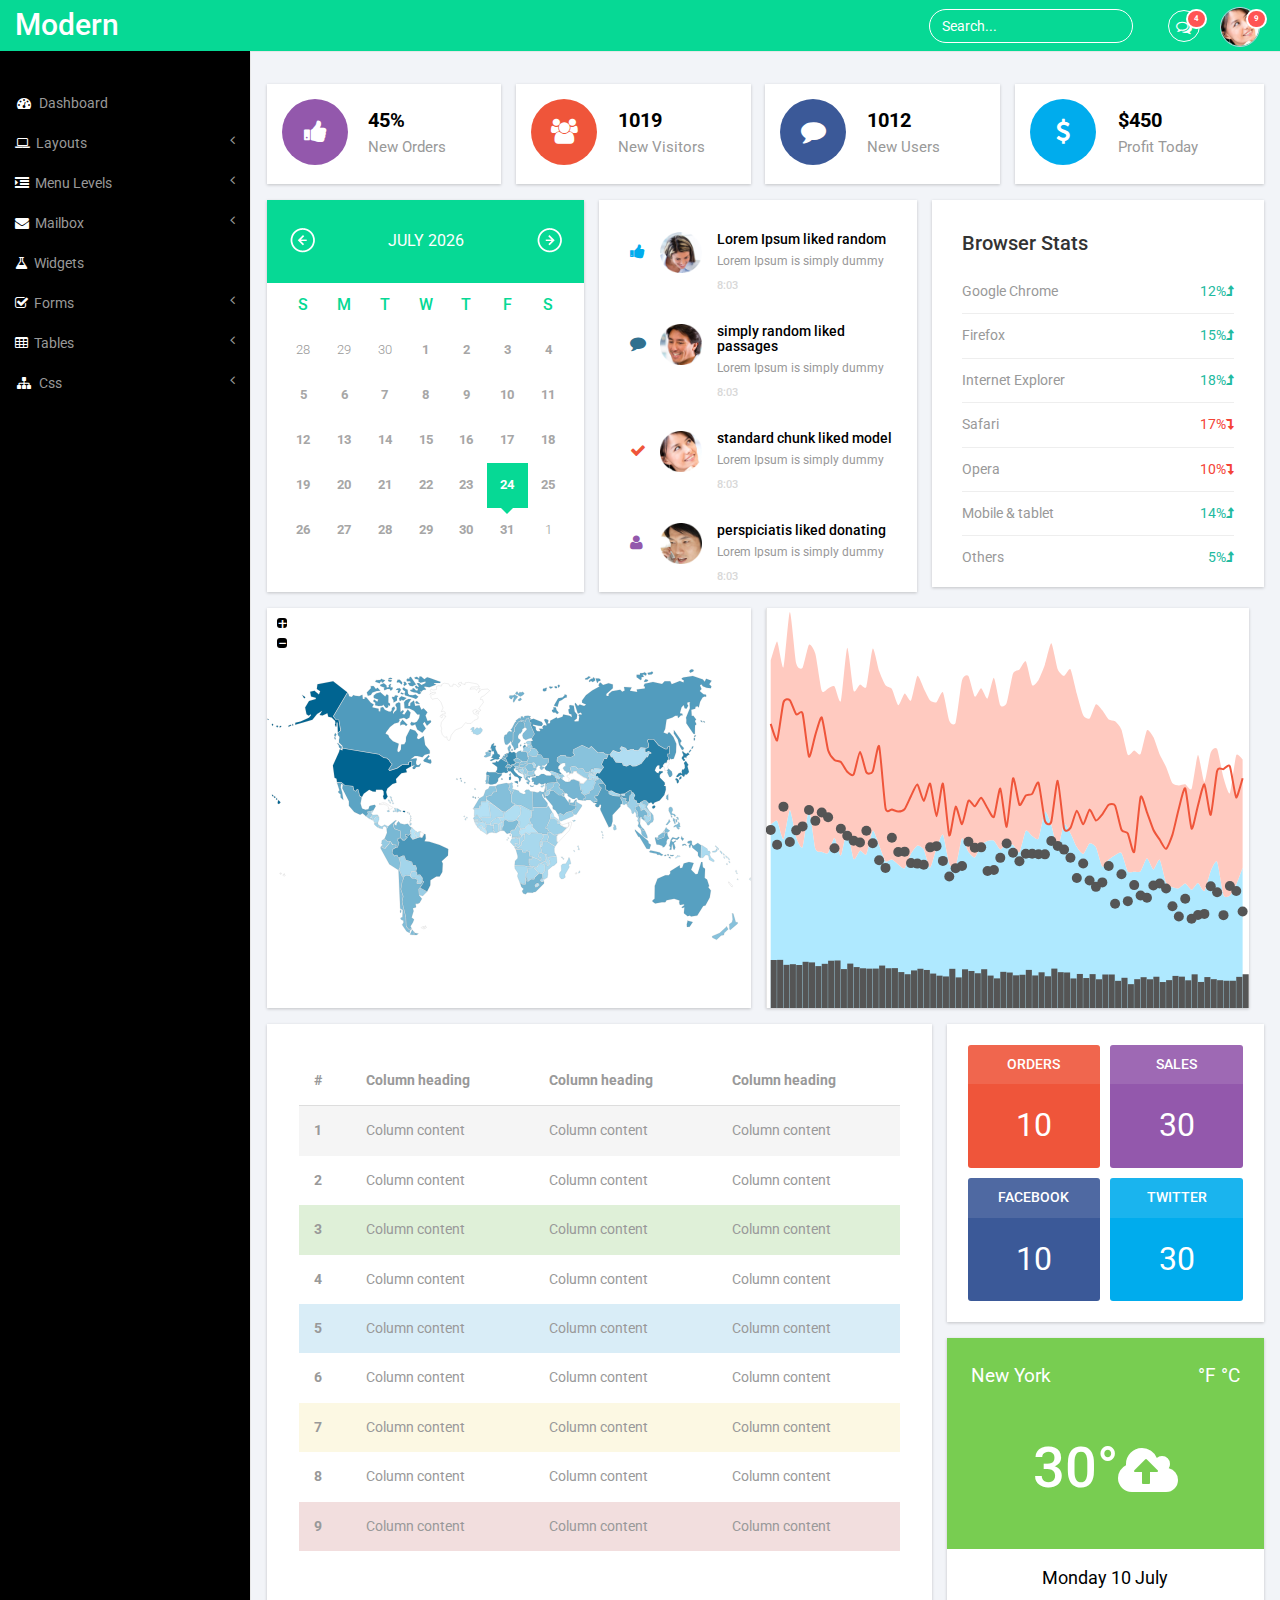
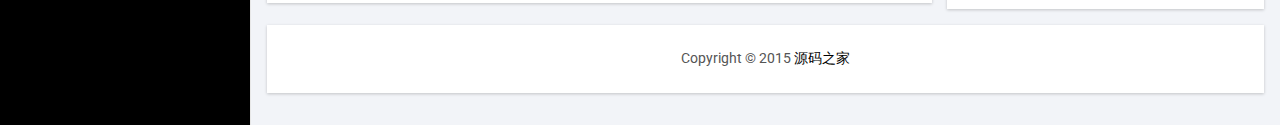
<file: static/temp/Modern_admin/index.html>
<!DOCTYPE HTML>
<html>
<head>
<title>Modern an Admin Panel Category Flat Bootstarp Resposive Website Template | Home</title>
<meta name="viewport" content="width=device-width, initial-scale=1">
<meta http-equiv="Content-Type" content="text/html; charset=utf-8" />
<meta name="keywords" content="Modern Responsive web template, Bootstrap Web Templates, Flat Web Templates, Andriod Compatible web template, 
Smartphone Compatible web template, free webdesigns for Nokia, Samsung, LG, SonyErricsson, Motorola web design" />
<script type="application/x-javascript"> addEventListener("load", function() { setTimeout(hideURLbar, 0); }, false); function hideURLbar(){ window.scrollTo(0,1); } </script>
 <!-- Bootstrap Core CSS -->
<link href="css/bootstrap.min.css" rel='stylesheet' type='text/css' />
<!-- Custom CSS -->
<link href="css/style.css" rel='stylesheet' type='text/css' />
<!-- Graph CSS -->
<link href="css/lines.css" rel='stylesheet' type='text/css' />
<link href="css/font-awesome.css" rel="stylesheet"> 
<!-- jQuery -->
<script src="js/jquery.min.js"></script>
<!----webfonts--->
<link href='http://fonts.useso.com/css?family=Roboto:400,100,300,500,700,900' rel='stylesheet' type='text/css'>
<!---//webfonts--->  
<!-- Nav CSS -->
<link href="css/custom.css" rel="stylesheet">
<!-- Metis Menu Plugin JavaScript -->
<script src="js/metisMenu.min.js"></script>
<script src="js/custom.js"></script>
<!-- Graph JavaScript -->
<script src="js/d3.v3.js"></script>
<script src="js/rickshaw.js"></script>
</head>
<body>
<div id="wrapper">
     <!-- Navigation -->
        <nav class="top1 navbar navbar-default navbar-static-top" role="navigation" style="margin-bottom: 0">
            <div class="navbar-header">
                <button type="button" class="navbar-toggle" data-toggle="collapse" data-target=".navbar-collapse">
                    <span class="sr-only">Toggle navigation</span>
                    <span class="icon-bar"></span>
                    <span class="icon-bar"></span>
                    <span class="icon-bar"></span>
                </button>
                <a class="navbar-brand" href="index.html">Modern</a>
            </div>
            <!-- /.navbar-header -->
            <ul class="nav navbar-nav navbar-right">
				<li class="dropdown">
	        		<a href="#" class="dropdown-toggle" data-toggle="dropdown" aria-expanded="false"><i class="fa fa-comments-o"></i><span class="badge">4</span></a>
	        		<ul class="dropdown-menu">
						<li class="dropdown-menu-header">
							<strong>Messages</strong>
							<div class="progress thin">
							  <div class="progress-bar progress-bar-success" role="progressbar" aria-valuenow="40" aria-valuemin="0" aria-valuemax="100" style="width: 40%">
							    <span class="sr-only">40% Complete (success)</span>
							  </div>
							</div>
						</li>
						<li class="avatar">
							<a href="#">
								<img src="images/1.png" alt=""/>
								<div>New message</div>
								<small>1 minute ago</small>
								<span class="label label-info">NEW</span>
							</a>
						</li>
						<li class="avatar">
							<a href="#">
								<img src="images/2.png" alt=""/>
								<div>New message</div>
								<small>1 minute ago</small>
								<span class="label label-info">NEW</span>
							</a>
						</li>
						<li class="avatar">
							<a href="#">
								<img src="images/3.png" alt=""/>
								<div>New message</div>
								<small>1 minute ago</small>
							</a>
						</li>
						<li class="avatar">
							<a href="#">
								<img src="images/4.png" alt=""/>
								<div>New message</div>
								<small>1 minute ago</small>
							</a>
						</li>
						<li class="avatar">
							<a href="#">
								<img src="images/5.png" alt=""/>
								<div>New message</div>
								<small>1 minute ago</small>
							</a>
						</li>
						<li class="avatar">
							<a href="#">
								<img src="images/pic1.png" alt=""/>
								<div>New message</div>
								<small>1 minute ago</small>
							</a>
						</li>
						<li class="dropdown-menu-footer text-center">
							<a href="#">View all messages</a>
						</li>	
	        		</ul>
	      		</li>
			    <li class="dropdown">
	        		<a href="#" class="dropdown-toggle avatar" data-toggle="dropdown"><img src="images/1.png"><span class="badge">9</span></a>
	        		<ul class="dropdown-menu">
						<li class="dropdown-menu-header text-center">
							<strong>Account</strong>
						</li>
						<li class="m_2"><a href="#"><i class="fa fa-bell-o"></i> Updates <span class="label label-info">42</span></a></li>
						<li class="m_2"><a href="#"><i class="fa fa-envelope-o"></i> Messages <span class="label label-success">42</span></a></li>
						<li class="m_2"><a href="#"><i class="fa fa-tasks"></i> Tasks <span class="label label-danger">42</span></a></li>
						<li><a href="#"><i class="fa fa-comments"></i> Comments <span class="label label-warning">42</span></a></li>
						<li class="dropdown-menu-header text-center">
							<strong>Settings</strong>
						</li>
						<li class="m_2"><a href="#"><i class="fa fa-user"></i> Profile</a></li>
						<li class="m_2"><a href="#"><i class="fa fa-wrench"></i> Settings</a></li>
						<li class="m_2"><a href="#"><i class="fa fa-usd"></i> Payments <span class="label label-default">42</span></a></li>
						<li class="m_2"><a href="#"><i class="fa fa-file"></i> Projects <span class="label label-primary">42</span></a></li>
						<li class="divider"></li>
						<li class="m_2"><a href="#"><i class="fa fa-shield"></i> Lock Profile</a></li>
						<li class="m_2"><a href="#"><i class="fa fa-lock"></i> Logout</a></li>	
	        		</ul>
	      		</li>
			</ul>
			<form class="navbar-form navbar-right">
              <input type="text" class="form-control" value="Search..." onFocus="this.value = '';" onBlur="if (this.value == '') {this.value = 'Search...';}">
            </form>
            <div class="navbar-default sidebar" role="navigation">
                <div class="sidebar-nav navbar-collapse">
                    <ul class="nav" id="side-menu">
                        <li>
                            <a href="index.html"><i class="fa fa-dashboard fa-fw nav_icon"></i>Dashboard</a>
                        </li>
                        <li>
                            <a href="#"><i class="fa fa-laptop nav_icon"></i>Layouts<span class="fa arrow"></span></a>
                            <ul class="nav nav-second-level">
                                <li>
                                    <a href="grids.html">Grid System</a>
                                </li>
                            </ul>
                            <!-- /.nav-second-level -->
                        </li>
                        <li>
                            <a href="#"><i class="fa fa-indent nav_icon"></i>Menu Levels<span class="fa arrow"></span></a>
                            <ul class="nav nav-second-level">
                                <li>
                                    <a href="graphs.html">Graphs</a>
                                </li>
                                <li>
                                    <a href="typography.html">Typography</a>
                                </li>
                            </ul>
                            <!-- /.nav-second-level -->
                        </li>
                        <li>
                            <a href="#"><i class="fa fa-envelope nav_icon"></i>Mailbox<span class="fa arrow"></span></a>
                            <ul class="nav nav-second-level">
                                <li>
                                    <a href="inbox.html">Inbox</a>
                                </li>
                                <li>
                                    <a href="compose.html">Compose email</a>
                                </li>
                            </ul>
                            <!-- /.nav-second-level -->
                        </li>
                        <li>
                            <a href="widgets.html"><i class="fa fa-flask nav_icon"></i>Widgets</a>
                        </li>
                         <li>
                            <a href="#"><i class="fa fa-check-square-o nav_icon"></i>Forms<span class="fa arrow"></span></a>
                            <ul class="nav nav-second-level">
                                <li>
                                    <a href="forms.html">Basic Forms</a>
                                </li>
                                <li>
                                    <a href="validation.html">Validation</a>
                                </li>
                            </ul>
                            <!-- /.nav-second-level -->
                        </li>
                        <li>
                            <a href="#"><i class="fa fa-table nav_icon"></i>Tables<span class="fa arrow"></span></a>
                            <ul class="nav nav-second-level">
                                <li>
                                    <a href="basic_tables.html">Basic Tables</a>
                                </li>
                            </ul>
                            <!-- /.nav-second-level -->
                        </li>
                        <li>
                            <a href="#"><i class="fa fa-sitemap fa-fw nav_icon"></i>Css<span class="fa arrow"></span></a>
                            <ul class="nav nav-second-level">
                                <li>
                                    <a href="media.html">Media</a>
                                </li>
                                <li>
                                    <a href="login.html">Login</a>
                                </li>
                            </ul>
                            <!-- /.nav-second-level -->
                        </li>
                    </ul>
                </div>
                <!-- /.sidebar-collapse -->
            </div>
            <!-- /.navbar-static-side -->
        </nav>
        <div id="page-wrapper">
        <div class="graphs">
     	<div class="col_3">
        	<div class="col-md-3 widget widget1">
        		<div class="r3_counter_box">
                    <i class="pull-left fa fa-thumbs-up icon-rounded"></i>
                    <div class="stats">
                      <h5><strong>45%</strong></h5>
                      <span>New Orders</span>
                    </div>
                </div>
        	</div>
        	<div class="col-md-3 widget widget1">
        		<div class="r3_counter_box">
                    <i class="pull-left fa fa-users user1 icon-rounded"></i>
                    <div class="stats">
                      <h5><strong>1019</strong></h5>
                      <span>New Visitors</span>
                    </div>
                </div>
        	</div>
        	<div class="col-md-3 widget widget1">
        		<div class="r3_counter_box">
                    <i class="pull-left fa fa-comment user2 icon-rounded"></i>
                    <div class="stats">
                      <h5><strong>1012</strong></h5>
                      <span>New Users</span>
                    </div>
                </div>
        	</div>
        	<div class="col-md-3 widget">
        		<div class="r3_counter_box">
                    <i class="pull-left fa fa-dollar dollar1 icon-rounded"></i>
                    <div class="stats">
                      <h5><strong>$450</strong></h5>
                      <span>Profit Today</span>
                    </div>
                </div>
        	 </div>
        	<div class="clearfix"> </div>
      </div>
      <div class="col_1">
		    <div class="col-md-4 span_7">	
		      <div class="cal1 cal_2"><div class="clndr"><div class="clndr-controls"><div class="clndr-control-button"><p class="clndr-previous-button">previous</p></div><div class="month">July 2015</div><div class="clndr-control-button rightalign"><p class="clndr-next-button">next</p></div></div><table class="clndr-table" border="0" cellspacing="0" cellpadding="0"><thead><tr class="header-days"><td class="header-day">S</td><td class="header-day">M</td><td class="header-day">T</td><td class="header-day">W</td><td class="header-day">T</td><td class="header-day">F</td><td class="header-day">S</td></tr></thead><tbody><tr><td class="day adjacent-month last-month calendar-day-2015-06-28"><div class="day-contents">28</div></td><td class="day adjacent-month last-month calendar-day-2015-06-29"><div class="day-contents">29</div></td><td class="day adjacent-month last-month calendar-day-2015-06-30"><div class="day-contents">30</div></td><td class="day calendar-day-2015-07-01"><div class="day-contents">1</div></td><td class="day calendar-day-2015-07-02"><div class="day-contents">2</div></td><td class="day calendar-day-2015-07-03"><div class="day-contents">3</div></td><td class="day calendar-day-2015-07-04"><div class="day-contents">4</div></td></tr><tr><td class="day calendar-day-2015-07-05"><div class="day-contents">5</div></td><td class="day calendar-day-2015-07-06"><div class="day-contents">6</div></td><td class="day calendar-day-2015-07-07"><div class="day-contents">7</div></td><td class="day calendar-day-2015-07-08"><div class="day-contents">8</div></td><td class="day calendar-day-2015-07-09"><div class="day-contents">9</div></td><td class="day calendar-day-2015-07-10"><div class="day-contents">10</div></td><td class="day calendar-day-2015-07-11"><div class="day-contents">11</div></td></tr><tr><td class="day calendar-day-2015-07-12"><div class="day-contents">12</div></td><td class="day calendar-day-2015-07-13"><div class="day-contents">13</div></td><td class="day calendar-day-2015-07-14"><div class="day-contents">14</div></td><td class="day calendar-day-2015-07-15"><div class="day-contents">15</div></td><td class="day calendar-day-2015-07-16"><div class="day-contents">16</div></td><td class="day calendar-day-2015-07-17"><div class="day-contents">17</div></td><td class="day calendar-day-2015-07-18"><div class="day-contents">18</div></td></tr><tr><td class="day calendar-day-2015-07-19"><div class="day-contents">19</div></td><td class="day calendar-day-2015-07-20"><div class="day-contents">20</div></td><td class="day calendar-day-2015-07-21"><div class="day-contents">21</div></td><td class="day calendar-day-2015-07-22"><div class="day-contents">22</div></td><td class="day calendar-day-2015-07-23"><div class="day-contents">23</div></td><td class="day calendar-day-2015-07-24"><div class="day-contents">24</div></td><td class="day calendar-day-2015-07-25"><div class="day-contents">25</div></td></tr><tr><td class="day calendar-day-2015-07-26"><div class="day-contents">26</div></td><td class="day calendar-day-2015-07-27"><div class="day-contents">27</div></td><td class="day calendar-day-2015-07-28"><div class="day-contents">28</div></td><td class="day calendar-day-2015-07-29"><div class="day-contents">29</div></td><td class="day calendar-day-2015-07-30"><div class="day-contents">30</div></td><td class="day calendar-day-2015-07-31"><div class="day-contents">31</div></td><td class="day adjacent-month next-month calendar-day-2015-08-01"><div class="day-contents">1</div></td></tr></tbody></table></div></div>
		    </div>
		    <div class="col-md-4 span_8">
		       <div class="activity_box">
		        <div class="scrollbar" id="style-2">
                   <div class="activity-row">
	                 <div class="col-xs-1"><i class="fa fa-thumbs-up text-info icon_13"> </i>  </div>
	                 <div class="col-xs-3 activity-img"><img src='images/5.png' class="img-responsive" alt=""/></div>
	                 <div class="col-xs-8 activity-desc">
	                 	<h5><a href="#">Lorem Ipsum</a> liked <a href="#">random</a></h5>
	                    <p>Lorem Ipsum is simply dummy</p>
	                    <h6>8:03</h6>
	                 </div>
	                 <div class="clearfix"> </div>
                    </div>
	  			    <div class="activity-row">
	                 <div class="col-xs-1"><i class="fa fa-comment text-info"></i> </div>
	                 <div class="col-xs-3 activity-img"><img src='images/3.png' class="img-responsive" alt=""/></div>
	                 <div class="col-xs-8 activity-desc">
	                 	<h5><a href="#">simply random</a> liked <a href="#">passages</a></h5>
	                    <p>Lorem Ipsum is simply dummy</p>
	                    <h6>8:03</h6>
	                 </div>
	                 <div class="clearfix"> </div>
                    </div>
                    <div class="activity-row">
	                 <div class="col-xs-1"><i class="fa fa-check text-info icon_11"></i></div>
	                 <div class="col-xs-3 activity-img"><img src='images/1.png' class="img-responsive" alt=""/></div>
	                 <div class="col-xs-8 activity-desc">
	                 	<h5><a href="#">standard chunk</a> liked <a href="#">model</a></h5>
	                    <p>Lorem Ipsum is simply dummy</p>
	                    <h6>8:03</h6>
	                 </div>
	                 <div class="clearfix"> </div>
                    </div>
                    <div class="activity-row1">
	                 <div class="col-xs-1"><i class="fa fa-user text-info icon_12"></i></div>
	                 <div class="col-xs-3 activity-img"><img src='images/4.png' class="img-responsive" alt=""/></div>
	                 <div class="col-xs-8 activity-desc">
	                 	<h5><a href="#">perspiciatis</a> liked <a href="#">donating</a></h5>
	                    <p>Lorem Ipsum is simply dummy</p>
	                    <h6>8:03</h6>
	                 </div>
	                 <div class="clearfix"> </div>
                     </div>
	  		        </div>
		          </div>
		    </div>
			<div class="col-md-4 stats-info">
                <div class="panel-heading">
                    <h4 class="panel-title">Browser Stats</h4>
                </div>
                <div class="panel-body">
                    <ul class="list-unstyled">
                        <li>Google Chrome<div class="text-success pull-right">12%<i class="fa fa-level-up"></i></div></li>
                        <li>Firefox<div class="text-success pull-right">15%<i class="fa fa-level-up"></i></div></li>
                        <li>Internet Explorer<div class="text-success pull-right">18%<i class="fa fa-level-up"></i></div></li>
                        <li>Safari<div class="text-danger pull-right">17%<i class="fa fa-level-down"></i></div></li>
                        <li>Opera<div class="text-danger pull-right">10%<i class="fa fa-level-down"></i></div></li>
                        <li>Mobile &amp; tablet<div class="text-success pull-right">14%<i class="fa fa-level-up"></i></div></li>
                        <li class="last">Others<div class="text-success pull-right">5%<i class="fa fa-level-up"></i></div></li> 
                    </ul>
                </div>
            </div>
            <div class="clearfix"> </div>
	  </div>
	  <div class="span_11">
		<div class="col-md-6 col_4">
		  <div class="map_container"><div id="vmap" style="width: 100%; height: 400px;"></div></div>
		  <!----Calender -------->
			<link rel="stylesheet" href="css/clndr.css" type="text/css" />
			<script src="js/underscore-min.js" type="text/javascript"></script>
			<script src= "js/moment-2.2.1.js" type="text/javascript"></script>
			<script src="js/clndr.js" type="text/javascript"></script>
			<script src="js/site.js" type="text/javascript"></script>
			<!----End Calender -------->
		</div>
		<div class="col-md-6 col_5">
		  <div id="chart_container">
		   <div id="chart"></div>
	       <div id="slider"></div>
<script>

var seriesData = [ [], [], [], [], [] ];
var random = new Rickshaw.Fixtures.RandomData(50);

for (var i = 0; i < 75; i++) {
	random.addData(seriesData);
}

var graph = new Rickshaw.Graph( {
	element: document.getElementById("chart"),
	renderer: 'multi',
	
	dotSize: 5,
	series: [
		{
			name: 'temperature',
			data: seriesData.shift(),
			color: '#AFE9FF',
			renderer: 'stack'
		}, {
			name: 'heat index',
			data: seriesData.shift(),
			color: '#FFCAC0',
			renderer: 'stack'
		}, {
			name: 'dewpoint',
			data: seriesData.shift(),
			color: '#555',
			renderer: 'scatterplot'
		}, {
			name: 'pop',
			data: seriesData.shift().map(function(d) { return { x: d.x, y: d.y / 4 } }),
			color: '#555',
			renderer: 'bar'
		}, {
			name: 'humidity',
			data: seriesData.shift().map(function(d) { return { x: d.x, y: d.y * 1.5 } }),
			renderer: 'line',
			color: '#ef553a'
		}
	]
} );


graph.render();

var detail = new Rickshaw.Graph.HoverDetail({
	graph: graph
});
</script>
</div>
	      <!-- map -->
<link href="css/jqvmap.css" rel='stylesheet' type='text/css' />
<script src="js/jquery.vmap.js"></script>
<script src="js/jquery.vmap.sampledata.js" type="text/javascript"></script>
<script src="js/jquery.vmap.world.js" type="text/javascript"></script>
<script type="text/javascript">
	jQuery(document).ready(function() {
		jQuery('#vmap').vectorMap({
		    map: 'world_en',
		    backgroundColor: '#333333',
		    color: '#ffffff',
		    hoverOpacity: 0.7,
		    selectedColor: '#666666',
		    enableZoom: true,
		    showTooltip: true,
		    values: sample_data,
		    scaleColors: ['#C8EEFF', '#006491'],
		    normalizeFunction: 'polynomial'
		});
	});
</script>
<!-- //map -->
       </div>
       <div class="clearfix"> </div>
    </div>
    <div class="content_bottom">
     <div class="col-md-8 span_3">
		  <div class="bs-example1" data-example-id="contextual-table">
		    <table class="table">
		      <thead>
		        <tr>
		          <th>#</th>
		          <th>Column heading</th>
		          <th>Column heading</th>
		          <th>Column heading</th>
		        </tr>
		      </thead>
		      <tbody>
		        <tr class="active">
		          <th scope="row">1</th>
		          <td>Column content</td>
		          <td>Column content</td>
		          <td>Column content</td>
		        </tr>
		        <tr>
		          <th scope="row">2</th>
		          <td>Column content</td>
		          <td>Column content</td>
		          <td>Column content</td>
		        </tr>
		        <tr class="success">
		          <th scope="row">3</th>
		          <td>Column content</td>
		          <td>Column content</td>
		          <td>Column content</td>
		        </tr>
		        <tr>
		          <th scope="row">4</th>
		          <td>Column content</td>
		          <td>Column content</td>
		          <td>Column content</td>
		        </tr>
		        <tr class="info">
		          <th scope="row">5</th>
		          <td>Column content</td>
		          <td>Column content</td>
		          <td>Column content</td>
		        </tr>
		        <tr>
		          <th scope="row">6</th>
		          <td>Column content</td>
		          <td>Column content</td>
		          <td>Column content</td>
		        </tr>
		        <tr class="warning">
		          <th scope="row">7</th>
		          <td>Column content</td>
		          <td>Column content</td>
		          <td>Column content</td>
		        </tr>
		        <tr>
		          <th scope="row">8</th>
		          <td>Column content</td>
		          <td>Column content</td>
		          <td>Column content</td>
		        </tr>
		        <tr class="danger">
		          <th scope="row">9</th>
		          <td>Column content</td>
		          <td>Column content</td>
		          <td>Column content</td>
		        </tr>
		      </tbody>
		    </table>
		   </div>
	   </div>
	   <div class="col-md-4 span_4">
		 <div class="col_2">
		  <div class="box_1">
		   <div class="col-md-6 col_1_of_2 span_1_of_2">
             <a class="tiles_info">
			    <div class="tiles-head red1">
			        <div class="text-center">Orders</div>
			    </div>
			    <div class="tiles-body red">10</div>
			 </a>
		   </div>
		   <div class="col-md-6 col_1_of_2 span_1_of_2">
              <a class="tiles_info tiles_blue">
			    <div class="tiles-head tiles_blue1">
			        <div class="text-center">Sales</div>
			    </div>
			    <div class="tiles-body blue1">30</div>
			  </a>
		   </div>
		   <div class="clearfix"> </div>
		 </div>
		 <div class="box_1">
		   <div class="col-md-6 col_1_of_2 span_1_of_2">
             <a class="tiles_info">
			    <div class="tiles-head fb1">
			        <div class="text-center">Facebook</div>
			    </div>
			    <div class="tiles-body fb2">10</div>
			 </a>
		   </div>
		   <div class="col-md-6 col_1_of_2 span_1_of_2">
              <a class="tiles_info tiles_blue">
			    <div class="tiles-head tw1">
			        <div class="text-center">Twitter</div>
			    </div>
			    <div class="tiles-body tw2">30</div>
			  </a>
		   </div>
		   <div class="clearfix"> </div>
		   </div>
		  </div>
		  <div class="cloud">
			<div class="grid-date">
				<div class="date">
					<p class="date-in">New York</p>
					<span class="date-on">°F °C </span>
					<div class="clearfix"> </div>							
				</div>
				<h4>30°<i class="fa fa-cloud-upload"> </i></h4>
			</div>
			<p class="monday">Monday 10 July</p>
		  </div>
		</div>
		<div class="clearfix"> </div>
	    </div>
		<div class="copy">
           <p>Copyright &copy; 2015 <a href="http://www.mycodes.net/" target="_blank">源码之家</a></p>
	    </div>
		</div>
       </div>
      <!-- /#page-wrapper -->
   </div>
    <!-- /#wrapper -->
    <!-- Bootstrap Core JavaScript -->
    <script src="js/bootstrap.min.js"></script>
</body>
</html>
</file>
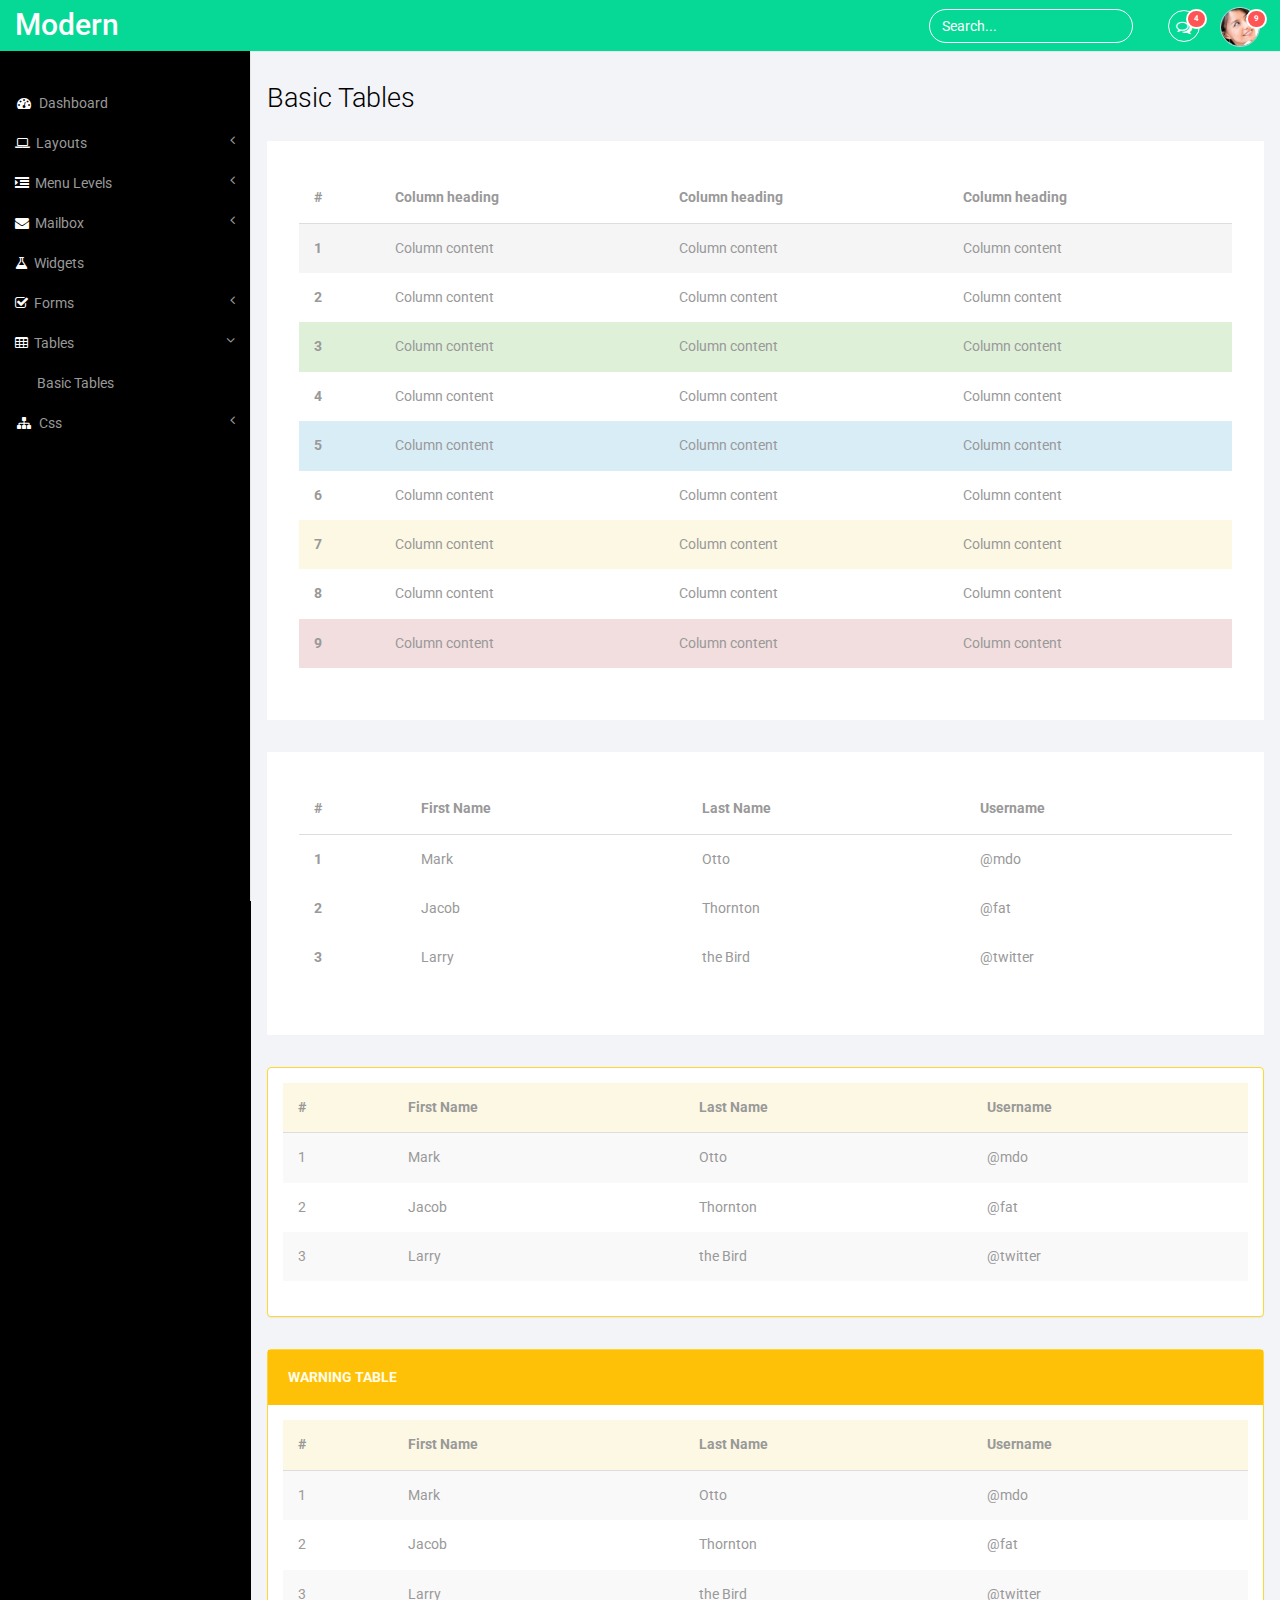
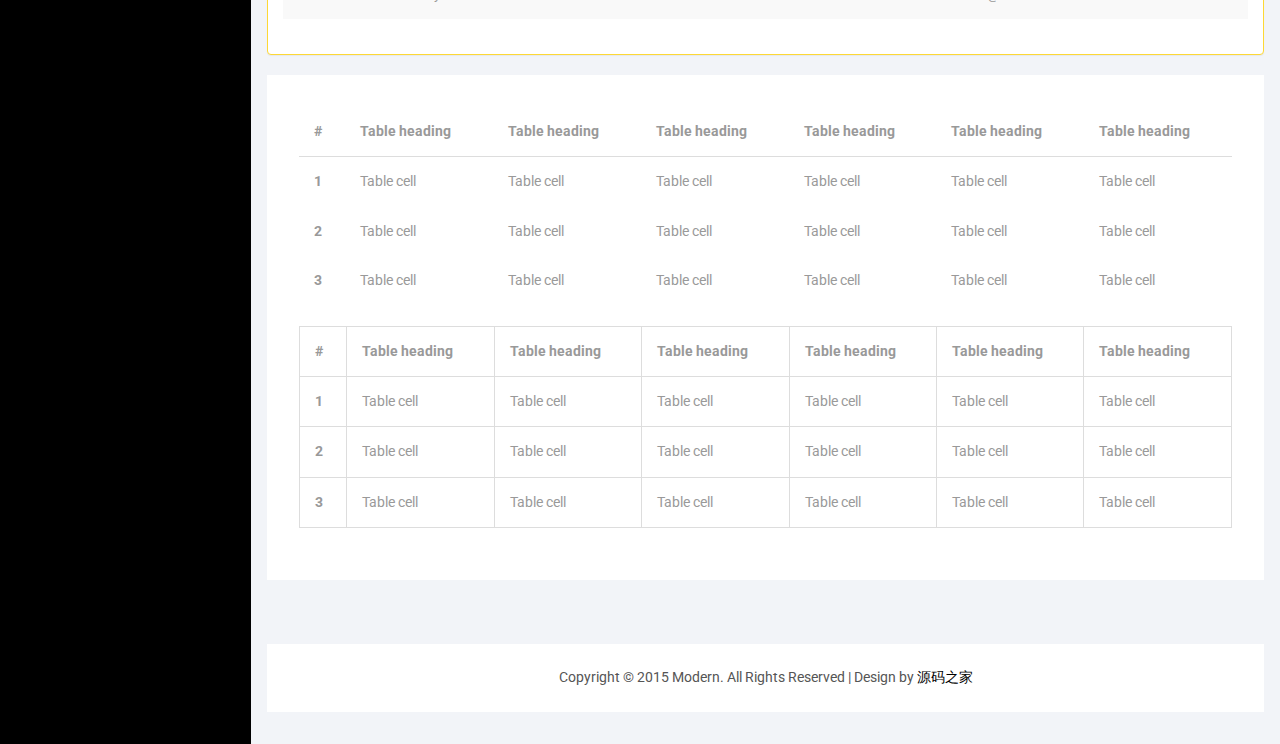
<file: static/temp/Modern_admin/basic_tables.html>
<!--
Author: W3layouts
Author URL: http://w3layouts.com
License: Creative Commons Attribution 3.0 Unported
License URL: http://creativecommons.org/licenses/by/3.0/
-->
<!DOCTYPE HTML>
<html>
<head>
<title>Modern an Admin Panel Category Flat Bootstarp Resposive Website Template | Basic_tables :: w3layouts</title>
<meta name="viewport" content="width=device-width, initial-scale=1">
<meta http-equiv="Content-Type" content="text/html; charset=utf-8" />
<meta name="keywords" content="Modern Responsive web template, Bootstrap Web Templates, Flat Web Templates, Andriod Compatible web template, 
Smartphone Compatible web template, free webdesigns for Nokia, Samsung, LG, SonyErricsson, Motorola web design" />
<script type="application/x-javascript"> addEventListener("load", function() { setTimeout(hideURLbar, 0); }, false); function hideURLbar(){ window.scrollTo(0,1); } </script>
 <!-- Bootstrap Core CSS -->
<link href="css/bootstrap.min.css" rel='stylesheet' type='text/css' />
<!-- Custom CSS -->
<link href="css/style.css" rel='stylesheet' type='text/css' />
<link href="css/font-awesome.css" rel="stylesheet"> 
<!-- jQuery -->
<script src="js/jquery.min.js"></script>
<!----webfonts--->
<link href='http://fonts.useso.com/css?family=Roboto:400,100,300,500,700,900' rel='stylesheet' type='text/css'>
<!---//webfonts--->  
<!-- Bootstrap Core JavaScript -->
<script src="js/bootstrap.min.js"></script>
</head>
<body>
<div id="wrapper">
     <!-- Navigation -->
        <nav class="top1 navbar navbar-default navbar-static-top" role="navigation" style="margin-bottom: 0">
            <div class="navbar-header">
                <button type="button" class="navbar-toggle" data-toggle="collapse" data-target=".navbar-collapse">
                    <span class="sr-only">Toggle navigation</span>
                    <span class="icon-bar"></span>
                    <span class="icon-bar"></span>
                    <span class="icon-bar"></span>
                </button>
                <a class="navbar-brand" href="index.html">Modern</a>
            </div>
            <!-- /.navbar-header -->
            <ul class="nav navbar-nav navbar-right">
				<li class="dropdown">
	        		<a href="#" class="dropdown-toggle" data-toggle="dropdown" aria-expanded="false"><i class="fa fa-comments-o"></i><span class="badge">4</span></a>
	        		<ul class="dropdown-menu">
						<li class="dropdown-menu-header">
							<strong>Messages</strong>
							<div class="progress thin">
							  <div class="progress-bar progress-bar-success" role="progressbar" aria-valuenow="40" aria-valuemin="0" aria-valuemax="100" style="width: 40%">
							    <span class="sr-only">40% Complete (success)</span>
							  </div>
							</div>
						</li>
						<li class="avatar">
							<a href="#">
								<img src="images/1.png" alt=""/>
								<div>New message</div>
								<small>1 minute ago</small>
								<span class="label label-info">NEW</span>
							</a>
						</li>
						<li class="avatar">
							<a href="#">
								<img src="images/2.png" alt=""/>
								<div>New message</div>
								<small>1 minute ago</small>
								<span class="label label-info">NEW</span>
							</a>
						</li>
						<li class="avatar">
							<a href="#">
								<img src="images/3.png" alt=""/>
								<div>New message</div>
								<small>1 minute ago</small>
							</a>
						</li>
						<li class="avatar">
							<a href="#">
								<img src="images/4.png" alt=""/>
								<div>New message</div>
								<small>1 minute ago</small>
							</a>
						</li>
						<li class="avatar">
							<a href="#">
								<img src="images/5.png" alt=""/>
								<div>New message</div>
								<small>1 minute ago</small>
							</a>
						</li>
						<li class="avatar">
							<a href="#">
								<img src="images/pic1.png" alt=""/>
								<div>New message</div>
								<small>1 minute ago</small>
							</a>
						</li>
						<li class="dropdown-menu-footer text-center">
							<a href="#">View all messages</a>
						</li>	
	        		</ul>
	      		</li>
			    <li class="dropdown">
	        		<a href="#" class="dropdown-toggle avatar" data-toggle="dropdown"><img src="images/1.png" alt=""/><span class="badge">9</span></a>
	        		<ul class="dropdown-menu">
						<li class="dropdown-menu-header text-center">
							<strong>Account</strong>
						</li>
						<li class="m_2"><a href="#"><i class="fa fa-bell-o"></i> Updates <span class="label label-info">42</span></a></li>
						<li class="m_2"><a href="#"><i class="fa fa-envelope-o"></i> Messages <span class="label label-success">42</span></a></li>
						<li class="m_2"><a href="#"><i class="fa fa-tasks"></i> Tasks <span class="label label-danger">42</span></a></li>
						<li><a href="#"><i class="fa fa-comments"></i> Comments <span class="label label-warning">42</span></a></li>
						<li class="dropdown-menu-header text-center">
							<strong>Settings</strong>
						</li>
						<li class="m_2"><a href="#"><i class="fa fa-user"></i> Profile</a></li>
						<li class="m_2"><a href="#"><i class="fa fa-wrench"></i> Settings</a></li>
						<li class="m_2"><a href="#"><i class="fa fa-usd"></i> Payments <span class="label label-default">42</span></a></li>
						<li class="m_2"><a href="#"><i class="fa fa-file"></i> Projects <span class="label label-primary">42</span></a></li>
						<li class="divider"></li>
						<li class="m_2"><a href="#"><i class="fa fa-shield"></i> Lock Profile</a></li>
						<li class="m_2"><a href="#"><i class="fa fa-lock"></i> Logout</a></li>	
	        		</ul>
	      		</li>
			</ul>
			<form class="navbar-form navbar-right">
              <input type="text" class="form-control" value="Search..." onFocus="this.value = '';" onBlur="if (this.value == '') {this.value = 'Search...';}">
            </form>
            <div class="navbar-default sidebar" role="navigation">
                <div class="sidebar-nav navbar-collapse">
                    <ul class="nav" id="side-menu">
                        <li>
                            <a href="index.html"><i class="fa fa-dashboard fa-fw nav_icon"></i>Dashboard</a>
                        </li>
                        <li>
                            <a href="#"><i class="fa fa-laptop nav_icon"></i>Layouts<span class="fa arrow"></span></a>
                            <ul class="nav nav-second-level">
                                <li>
                                    <a href="grids.html">Grid System</a>
                                </li>
                            </ul>
                            <!-- /.nav-second-level -->
                        </li>
                        <li>
                            <a href="#"><i class="fa fa-indent nav_icon"></i>Menu Levels<span class="fa arrow"></span></a>
                            <ul class="nav nav-second-level">
                                <li>
                                    <a href="graphs.html">Graphs</a>
                                </li>
                                <li>
                                    <a href="typography.html">Typography</a>
                                </li>
                            </ul>
                            <!-- /.nav-second-level -->
                        </li>
                        <li>
                            <a href="#"><i class="fa fa-envelope nav_icon"></i>Mailbox<span class="fa arrow"></span></a>
                            <ul class="nav nav-second-level">
                                <li>
                                    <a href="inbox.html">Inbox</a>
                                </li>
                                <li>
                                    <a href="compose.html">Compose email</a>
                                </li>
                            </ul>
                            <!-- /.nav-second-level -->
                        </li>
                        <li>
                            <a href="widgets.html"><i class="fa fa-flask nav_icon"></i>Widgets</a>
                        </li>
                         <li>
                            <a href="#"><i class="fa fa-check-square-o nav_icon"></i>Forms<span class="fa arrow"></span></a>
                            <ul class="nav nav-second-level">
                                <li>
                                    <a href="forms.html">Basic Forms</a>
                                </li>
                                <li>
                                    <a href="validation.html">Validation</a>
                                </li>
                            </ul>
                            <!-- /.nav-second-level -->
                        </li>
                        <li>
                            <a href="#"><i class="fa fa-table nav_icon"></i>Tables<span class="fa arrow"></span></a>
                            <ul class="nav nav-second-level">
                                <li>
                                    <a href="basic_tables.html">Basic Tables</a>
                                </li>
                            </ul>
                            <!-- /.nav-second-level -->
                        </li>
                        <li>
                            <a href="#"><i class="fa fa-sitemap fa-fw nav_icon"></i>Css<span class="fa arrow"></span></a>
                            <ul class="nav nav-second-level">
                                <li>
                                    <a href="media.html">Media</a>
                                </li>
                                <li>
                                    <a href="login.html">Login</a>
                                </li>
                            </ul>
                            <!-- /.nav-second-level -->
                        </li>
                    </ul>
                </div>
                <!-- /.sidebar-collapse -->
            </div>
            <!-- /.navbar-static-side -->
        </nav>
        <div id="page-wrapper">
        <div class="col-md-12 graphs">
	   <div class="xs">
  	 <h3>Basic Tables</h3>
  	<div class="bs-example4" data-example-id="contextual-table">
    <table class="table">
      <thead>
        <tr>
          <th>#</th>
          <th>Column heading</th>
          <th>Column heading</th>
          <th>Column heading</th>
        </tr>
      </thead>
      <tbody>
        <tr class="active">
          <th scope="row">1</th>
          <td>Column content</td>
          <td>Column content</td>
          <td>Column content</td>
        </tr>
        <tr>
          <th scope="row">2</th>
          <td>Column content</td>
          <td>Column content</td>
          <td>Column content</td>
        </tr>
        <tr class="success">
          <th scope="row">3</th>
          <td>Column content</td>
          <td>Column content</td>
          <td>Column content</td>
        </tr>
        <tr>
          <th scope="row">4</th>
          <td>Column content</td>
          <td>Column content</td>
          <td>Column content</td>
        </tr>
        <tr class="info">
          <th scope="row">5</th>
          <td>Column content</td>
          <td>Column content</td>
          <td>Column content</td>
        </tr>
        <tr>
          <th scope="row">6</th>
          <td>Column content</td>
          <td>Column content</td>
          <td>Column content</td>
        </tr>
        <tr class="warning">
          <th scope="row">7</th>
          <td>Column content</td>
          <td>Column content</td>
          <td>Column content</td>
        </tr>
        <tr>
          <th scope="row">8</th>
          <td>Column content</td>
          <td>Column content</td>
          <td>Column content</td>
        </tr>
        <tr class="danger">
          <th scope="row">9</th>
          <td>Column content</td>
          <td>Column content</td>
          <td>Column content</td>
        </tr>
      </tbody>
    </table>
   </div>
   <div class="panel-body1">
   <table class="table">
     <thead>
        <tr>
          <th>#</th>
          <th>First Name</th>
          <th>Last Name</th>
          <th>Username</th>
        </tr>
      </thead>
      <tbody>
        <tr>
          <th scope="row">1</th>
          <td>Mark</td>
          <td>Otto</td>
          <td>@mdo</td>
        </tr>
        <tr>
          <th scope="row">2</th>
          <td>Jacob</td>
          <td>Thornton</td>
          <td>@fat</td>
        </tr>
        <tr>
          <th scope="row">3</th>
          <td>Larry</td>
          <td>the Bird</td>
          <td>@twitter</td>
        </tr>
      </tbody>
    </table>
    </div>
    <div class="panel panel-warning" data-widget="{&quot;draggable&quot;: &quot;false&quot;}" data-widget-static="">
				<div class="panel-body no-padding">
					<table class="table table-striped">
						<thead>
							<tr class="warning">
								<th>#</th>
								<th>First Name</th>
								<th>Last Name</th>
								<th>Username</th>
							</tr>
						</thead>
						<tbody>
							<tr>
								<td>1</td>
								<td>Mark</td>
								<td>Otto</td>
								<td>@mdo</td>
							</tr>
							<tr>
								<td>2</td>
								<td>Jacob</td>
								<td>Thornton</td>
								<td>@fat</td>
							</tr>
							<tr>
								<td>3</td>
								<td>Larry</td>
								<td>the Bird</td>
								<td>@twitter</td>
							</tr>
						</tbody>
					</table>
				</div>
	</div>
	<div class="panel panel-warning" data-widget="{&quot;draggable&quot;: &quot;false&quot;}" data-widget-static="">
				<div class="panel-heading">
					<h2>Warning Table</h2>
					<div class="panel-ctrls" data-actions-container="" data-action-collapse="{&quot;target&quot;: &quot;.panel-body&quot;}"><span class="button-icon has-bg"><i class="ti ti-angle-down"></i></span></div>
				</div>
				<div class="panel-body no-padding" style="display: block;">
					<table class="table table-striped">
						<thead>
							<tr class="warning">
								<th>#</th>
								<th>First Name</th>
								<th>Last Name</th>
								<th>Username</th>
							</tr>
						</thead>
						<tbody>
							<tr>
								<td>1</td>
								<td>Mark</td>
								<td>Otto</td>
								<td>@mdo</td>
							</tr>
							<tr>
								<td>2</td>
								<td>Jacob</td>
								<td>Thornton</td>
								<td>@fat</td>
							</tr>
							<tr>
								<td>3</td>
								<td>Larry</td>
								<td>the Bird</td>
								<td>@twitter</td>
							</tr>
						</tbody>
					</table>
				</div>
			</div>
	<div class="bs-example4" data-example-id="simple-responsive-table">
    <div class="table-responsive">
      <table class="table">
        <thead>
          <tr>
            <th>#</th>
            <th>Table heading</th>
            <th>Table heading</th>
            <th>Table heading</th>
            <th>Table heading</th>
            <th>Table heading</th>
            <th>Table heading</th>
          </tr>
        </thead>
        <tbody>
          <tr>
            <th scope="row">1</th>
            <td>Table cell</td>
            <td>Table cell</td>
            <td>Table cell</td>
            <td>Table cell</td>
            <td>Table cell</td>
            <td>Table cell</td>
          </tr>
          <tr>
            <th scope="row">2</th>
            <td>Table cell</td>
            <td>Table cell</td>
            <td>Table cell</td>
            <td>Table cell</td>
            <td>Table cell</td>
            <td>Table cell</td>
          </tr>
          <tr>
            <th scope="row">3</th>
            <td>Table cell</td>
            <td>Table cell</td>
            <td>Table cell</td>
            <td>Table cell</td>
            <td>Table cell</td>
            <td>Table cell</td>
          </tr>
        </tbody>
      </table>
    </div><!-- /.table-responsive -->
    <div class="table-responsive">
      <table class="table table-bordered">
        <thead>
          <tr>
            <th>#</th>
            <th>Table heading</th>
            <th>Table heading</th>
            <th>Table heading</th>
            <th>Table heading</th>
            <th>Table heading</th>
            <th>Table heading</th>
          </tr>
        </thead>
        <tbody>
          <tr>
            <th scope="row">1</th>
            <td>Table cell</td>
            <td>Table cell</td>
            <td>Table cell</td>
            <td>Table cell</td>
            <td>Table cell</td>
            <td>Table cell</td>
          </tr>
          <tr>
            <th scope="row">2</th>
            <td>Table cell</td>
            <td>Table cell</td>
            <td>Table cell</td>
            <td>Table cell</td>
            <td>Table cell</td>
            <td>Table cell</td>
          </tr>
          <tr>
            <th scope="row">3</th>
            <td>Table cell</td>
            <td>Table cell</td>
            <td>Table cell</td>
            <td>Table cell</td>
            <td>Table cell</td>
            <td>Table cell</td>
          </tr>
        </tbody>
      </table>
    </div><!-- /.table-responsive -->
  </div>
  </div>
  <div class="copy_layout">
      <p>Copyright © 2015 Modern. All Rights Reserved | Design by <a href="http://www.mycodes.net/" target="_blank">源码之家</a> </p>
  </div>
   </div>
      </div>
      <!-- /#page-wrapper -->
   </div>
    <!-- /#wrapper -->
<!-- Nav CSS -->
<link href="css/custom.css" rel="stylesheet">
<!-- Metis Menu Plugin JavaScript -->
<script src="js/metisMenu.min.js"></script>
<script src="js/custom.js"></script>
</body>
</html>
</file>
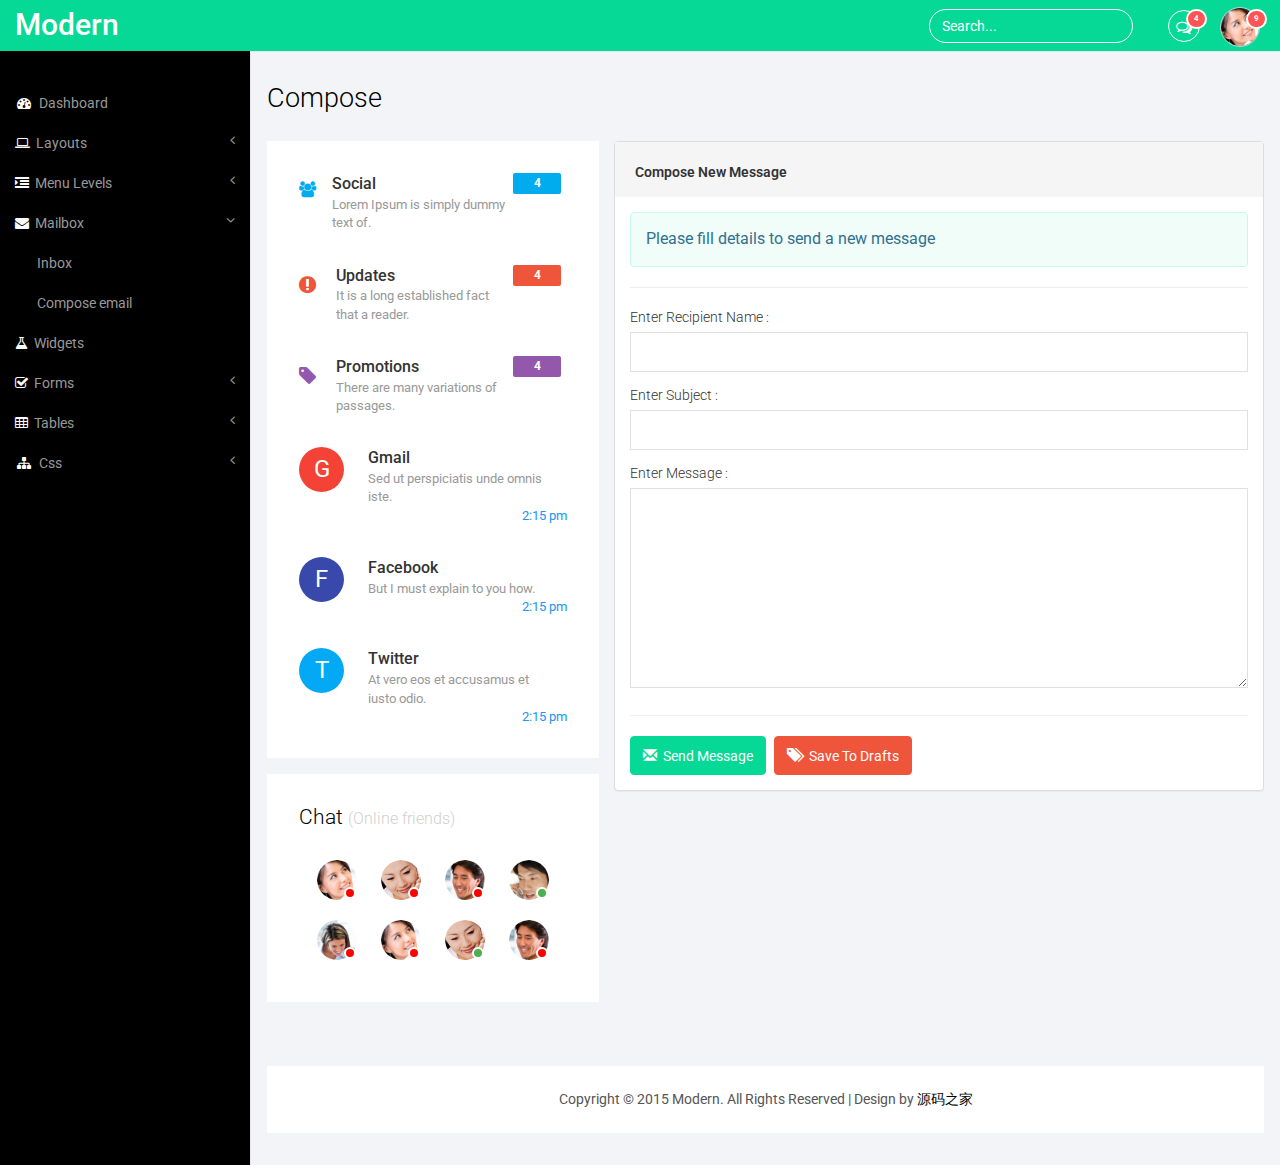
<file: static/temp/Modern_admin/compose.html>
<!--
Author: W3layouts
Author URL: http://w3layouts.com
License: Creative Commons Attribution 3.0 Unported
License URL: http://creativecommons.org/licenses/by/3.0/
-->
<!DOCTYPE HTML>
<html>
<head>
<title>Modern an Admin Panel Category Flat Bootstarp Resposive Website Template | Compose :: w3layouts</title>
<meta name="viewport" content="width=device-width, initial-scale=1">
<meta http-equiv="Content-Type" content="text/html; charset=utf-8" />
<meta name="keywords" content="Modern Responsive web template, Bootstrap Web Templates, Flat Web Templates, Andriod Compatible web template, 
Smartphone Compatible web template, free webdesigns for Nokia, Samsung, LG, SonyErricsson, Motorola web design" />
<script type="application/x-javascript"> addEventListener("load", function() { setTimeout(hideURLbar, 0); }, false); function hideURLbar(){ window.scrollTo(0,1); } </script>
 <!-- Bootstrap Core CSS -->
<link href="css/bootstrap.min.css" rel='stylesheet' type='text/css' />
<!-- Custom CSS -->
<link href="css/style.css" rel='stylesheet' type='text/css' />
<link href="css/font-awesome.css" rel="stylesheet"> 
<!-- jQuery -->
<script src="js/jquery.min.js"></script>
<!----webfonts--->
<link href='http://fonts.useso.com/css?family=Roboto:400,100,300,500,700,900' rel='stylesheet' type='text/css'>
<!---//webfonts--->  
<!-- Bootstrap Core JavaScript -->
<script src="js/bootstrap.min.js"></script>
</head>
<body>
<div id="wrapper">
     <!-- Navigation -->
        <nav class="top1 navbar navbar-default navbar-static-top" role="navigation" style="margin-bottom: 0">
            <div class="navbar-header">
                <button type="button" class="navbar-toggle" data-toggle="collapse" data-target=".navbar-collapse">
                    <span class="sr-only">Toggle navigation</span>
                    <span class="icon-bar"></span>
                    <span class="icon-bar"></span>
                    <span class="icon-bar"></span>
                </button>
                <a class="navbar-brand" href="index.html">Modern</a>
            </div>
            <!-- /.navbar-header -->
            <ul class="nav navbar-nav navbar-right">
				<li class="dropdown">
	        		<a href="#" class="dropdown-toggle" data-toggle="dropdown" aria-expanded="false"><i class="fa fa-comments-o"></i><span class="badge">4</span></a>
	        		<ul class="dropdown-menu">
						<li class="dropdown-menu-header">
							<strong>Messages</strong>
							<div class="progress thin">
							  <div class="progress-bar progress-bar-success" role="progressbar" aria-valuenow="40" aria-valuemin="0" aria-valuemax="100" style="width: 40%">
							    <span class="sr-only">40% Complete (success)</span>
							  </div>
							</div>
						</li>
						<li class="avatar">
							<a href="#">
								<img src="images/1.png" alt=""/>
								<div>New message</div>
								<small>1 minute ago</small>
								<span class="label label-info">NEW</span>
							</a>
						</li>
						<li class="avatar">
							<a href="#">
								<img src="images/2.png" alt=""/>
								<div>New message</div>
								<small>1 minute ago</small>
								<span class="label label-info">NEW</span>
							</a>
						</li>
						<li class="avatar">
							<a href="#">
								<img src="images/3.png" alt=""/>
								<div>New message</div>
								<small>1 minute ago</small>
							</a>
						</li>
						<li class="avatar">
							<a href="#">
								<img src="images/4.png" alt=""/>
								<div>New message</div>
								<small>1 minute ago</small>
							</a>
						</li>
						<li class="avatar">
							<a href="#">
								<img src="images/5.png" alt=""/>
								<div>New message</div>
								<small>1 minute ago</small>
							</a>
						</li>
						<li class="avatar">
							<a href="#">
								<img src="images/pic1.png" alt=""/>
								<div>New message</div>
								<small>1 minute ago</small>
							</a>
						</li>
						<li class="dropdown-menu-footer text-center">
							<a href="#">View all messages</a>
						</li>	
	        		</ul>
	      		</li>
			    <li class="dropdown">
	        		<a href="#" class="dropdown-toggle avatar" data-toggle="dropdown"><img src="images/1.png" alt=""/><span class="badge">9</span></a>
	        		<ul class="dropdown-menu">
						<li class="dropdown-menu-header text-center">
							<strong>Account</strong>
						</li>
						<li class="m_2"><a href="#"><i class="fa fa-bell-o"></i> Updates <span class="label label-info">42</span></a></li>
						<li class="m_2"><a href="#"><i class="fa fa-envelope-o"></i> Messages <span class="label label-success">42</span></a></li>
						<li class="m_2"><a href="#"><i class="fa fa-tasks"></i> Tasks <span class="label label-danger">42</span></a></li>
						<li><a href="#"><i class="fa fa-comments"></i> Comments <span class="label label-warning">42</span></a></li>
						<li class="dropdown-menu-header text-center">
							<strong>Settings</strong>
						</li>
						<li class="m_2"><a href="#"><i class="fa fa-user"></i> Profile</a></li>
						<li class="m_2"><a href="#"><i class="fa fa-wrench"></i> Settings</a></li>
						<li class="m_2"><a href="#"><i class="fa fa-usd"></i> Payments <span class="label label-default">42</span></a></li>
						<li class="m_2"><a href="#"><i class="fa fa-file"></i> Projects <span class="label label-primary">42</span></a></li>
						<li class="divider"></li>
						<li class="m_2"><a href="#"><i class="fa fa-shield"></i> Lock Profile</a></li>
						<li class="m_2"><a href="#"><i class="fa fa-lock"></i> Logout</a></li>	
	        		</ul>
	      		</li>
			</ul>
			<form class="navbar-form navbar-right">
              <input type="text" class="form-control" value="Search..." onFocus="this.value = '';" onBlur="if (this.value == '') {this.value = 'Search...';}">
            </form>
            <div class="navbar-default sidebar" role="navigation">
                <div class="sidebar-nav navbar-collapse">
                    <ul class="nav" id="side-menu">
                        <li>
                            <a href="index.html"><i class="fa fa-dashboard fa-fw nav_icon"></i>Dashboard</a>
                        </li>
                        <li>
                            <a href="#"><i class="fa fa-laptop nav_icon"></i>Layouts<span class="fa arrow"></span></a>
                            <ul class="nav nav-second-level">
                                <li>
                                    <a href="grids.html">Grid System</a>
                                </li>
                            </ul>
                            <!-- /.nav-second-level -->
                        </li>
                        <li>
                            <a href="#"><i class="fa fa-indent nav_icon"></i>Menu Levels<span class="fa arrow"></span></a>
                            <ul class="nav nav-second-level">
                                <li>
                                    <a href="graphs.html">Graphs</a>
                                </li>
                                <li>
                                    <a href="typography.html">Typography</a>
                                </li>
                            </ul>
                            <!-- /.nav-second-level -->
                        </li>
                        <li>
                            <a href="#"><i class="fa fa-envelope nav_icon"></i>Mailbox<span class="fa arrow"></span></a>
                            <ul class="nav nav-second-level">
                                <li>
                                    <a href="inbox.html">Inbox</a>
                                </li>
                                <li>
                                    <a href="compose.html">Compose email</a>
                                </li>
                            </ul>
                            <!-- /.nav-second-level -->
                        </li>
                        <li>
                            <a href="widgets.html"><i class="fa fa-flask nav_icon"></i>Widgets</a>
                        </li>
                         <li>
                            <a href="#"><i class="fa fa-check-square-o nav_icon"></i>Forms<span class="fa arrow"></span></a>
                            <ul class="nav nav-second-level">
                                <li>
                                    <a href="forms.html">Basic Forms</a>
                                </li>
                                <li>
                                    <a href="validation.html">Validation</a>
                                </li>
                            </ul>
                            <!-- /.nav-second-level -->
                        </li>
                        <li>
                            <a href="#"><i class="fa fa-table nav_icon"></i>Tables<span class="fa arrow"></span></a>
                            <ul class="nav nav-second-level">
                                <li>
                                    <a href="basic_tables.html">Basic Tables</a>
                                </li>
                            </ul>
                            <!-- /.nav-second-level -->
                        </li>
                        <li>
                            <a href="#"><i class="fa fa-sitemap fa-fw nav_icon"></i>Css<span class="fa arrow"></span></a>
                            <ul class="nav nav-second-level">
                                <li>
                                    <a href="media.html">Media</a>
                                </li>
                                <li>
                                    <a href="login.html">Login</a>
                                </li>
                            </ul>
                            <!-- /.nav-second-level -->
                        </li>
                    </ul>
                </div>
                <!-- /.sidebar-collapse -->
            </div>
            <!-- /.navbar-static-side -->
        </nav>
        <div id="page-wrapper">
        <div class="graphs">
	     <div class="xs">
  	       <h3>Compose</h3>
  	         <div class="col-md-4 email-list1">
               <ul class="collection">
                    <li class="collection-item avatar email-unread">
                      <i class="fa fa-users icon_1"></i>
                      <div class="avatar_left">
                      	<span class="email-title">Social</span>
                        <p class="truncate grey-text ultra-small">Lorem Ipsum is simply dummy text of.</p>
                      </div>
                      <a href="#!" class="secondary-content"><span class="new badge blue">4</span></a>
                      <div class="clearfix"> </div>
                    </li>
                    <li class="collection-item avatar email-unread">
                      <i class="fa fa-exclamation-circle icon_2"></i>
                      <div class="avatar_left">
                      	<span class="email-title">Updates</span>
                        <p class="truncate grey-text ultra-small">It is a long established fact that a reader.</p>
                      </div>
                      <a href="#!" class="secondary-content"><span class="new badge red">4</span></a>
                      <div class="clearfix"> </div>
                    </li>
                    <li class="collection-item avatar email-unread">
                      <i class="fa fa-tag icon_3"></i>
                      <div class="avatar_left">
                      	<span class="email-title">Promotions</span>
                        <p class="truncate grey-text ultra-small">There are many variations of passages.</p>
                      </div>
                      <a href="#!" class="secondary-content"><span class="new badge blue1">4</span></a>
                      <div class="clearfix"> </div>
                    </li>
                    <li class="collection-item avatar email-unread">
                      <i class="icon_4">G</i>
                      <div class="avatar_left">
                      	<span class="email-title">Gmail</span>
                        <p class="truncate grey-text ultra-small">Sed ut perspiciatis unde omnis iste.</p>
                      </div>
                      <a href="#!" class="secondary-content"><span class="blue-text ultra-small">2:15 pm</span></a>
                      <div class="clearfix"> </div>
                    </li>
                    <li class="collection-item avatar email-unread">
                      <i class="icon_4 icon_5">F</i>
                      <div class="avatar_left">
                      	<span class="email-title">Facebook</span>
                        <p class="truncate grey-text ultra-small">But I must explain to you how.</p>
                      </div>
                      <a href="#!" class="secondary-content"><span class="blue-text ultra-small">2:15 pm</span></a>
                      <div class="clearfix"> </div>
                    </li>
                    <li class="collection-item avatar email-unread email_last">
                      <i class="icon_4 icon_6">T</i>
                      <div class="avatar_left">
                      	<span class="email-title">Twitter</span>
                        <p class="truncate grey-text ultra-small">At vero eos et accusamus et iusto odio.</p>
                      </div>
                      <a href="#!" class="secondary-content"><span class="blue-text ultra-small">2:15 pm</span></a>
                      <div class="clearfix"> </div>
                    </li>
              </ul>
         <div class="content-box  mrg15B">
          <div class="content-box-wrapper text-center">
            <h4 class="content-box-header">
            Chat
            <small>(Online friends)</small>
            </h4>
            <div class="status-badge mrg10A">
                <img class="img-circle" width="40" src="images/1.png" alt="">
                <div class="small-badge bg-red"></div>
            </div>
            <div class="status-badge mrg10A">
                <img class="img-circle" width="40" src="images/2.png" alt="">
                <div class="small-badge bg-orange"></div>
            </div>
            <div class="status-badge mrg10A">
                <img class="img-circle" width="40" src="images/3.png" alt="">
                <div class="small-badge bg-red"></div>
            </div>
            <div class="status-badge mrg10A">
                <img class="img-circle" width="40" src="images/4.png" alt="">
                <div class="small-badge bg-green1"></div>
            </div>
            <div class="status-badge mrg10A">
                <img class="img-circle" width="40" src="images/5.png" alt="">
                <div class="small-badge bg-orange"></div>
            </div>
            <div class="status-badge mrg10A">
                <img class="img-circle" width="40" src="images/1.png" alt="">
                <div class="small-badge bg-red"></div>
            </div>
            <div class="status-badge mrg10A">
                <img class="img-circle" width="40" src="images/2.png" alt="">
                <div class="small-badge bg-green1"></div>
            </div>
            <div class="status-badge mrg10A">
                <img class="img-circle" width="40" src="images/3.png" alt="">
                <div class="small-badge bg-orange"></div>
            </div>
          </div>
        </div>
        </div>
        <div class="col-md-8 inbox_right">
        	<div class="Compose-Message">               
                <div class="panel panel-default">
                    <div class="panel-heading">
                        Compose New Message 
                    </div>
                    <div class="panel-body">
                        <div class="alert alert-info">
                            Please fill details to send a new message
                        </div>
                        <hr>
                        <label>Enter Recipient Name : </label>
                        <input type="text" class="form-control1 control3">
                        <label>Enter Subject :  </label>
                        <input type="text" class="form-control1 control3">
                        <label>Enter Message : </label>
                        <textarea rows="6" class="form-control1 control2"></textarea>
                        <hr>
                        <a href="#" class="btn btn-warning btn-warng1"><span class="glyphicon glyphicon-envelope tag_02"></span> Send Message </a>&nbsp;
                      <a href="#" class="btn btn-success btn-warng1"><span class="glyphicon glyphicon-tags tag_01"></span> Save To Drafts </a>
                    </div>
                 </div>
              </div>
         </div>
         <div class="clearfix"> </div>
   </div>
    <div class="copy_layout">
         <p>Copyright © 2015 Modern. All Rights Reserved | Design by <a href="http://www.mycodes.net/" target="_blank">源码之家</a> </p>
       </div>
   </div>
      </div>
      <!-- /#page-wrapper -->
   </div>
    <!-- /#wrapper -->
<!-- Nav CSS -->
<link href="css/custom.css" rel="stylesheet">
<!-- Metis Menu Plugin JavaScript -->
<script src="js/metisMenu.min.js"></script>
<script src="js/custom.js"></script>
</body>
</html>
</file>
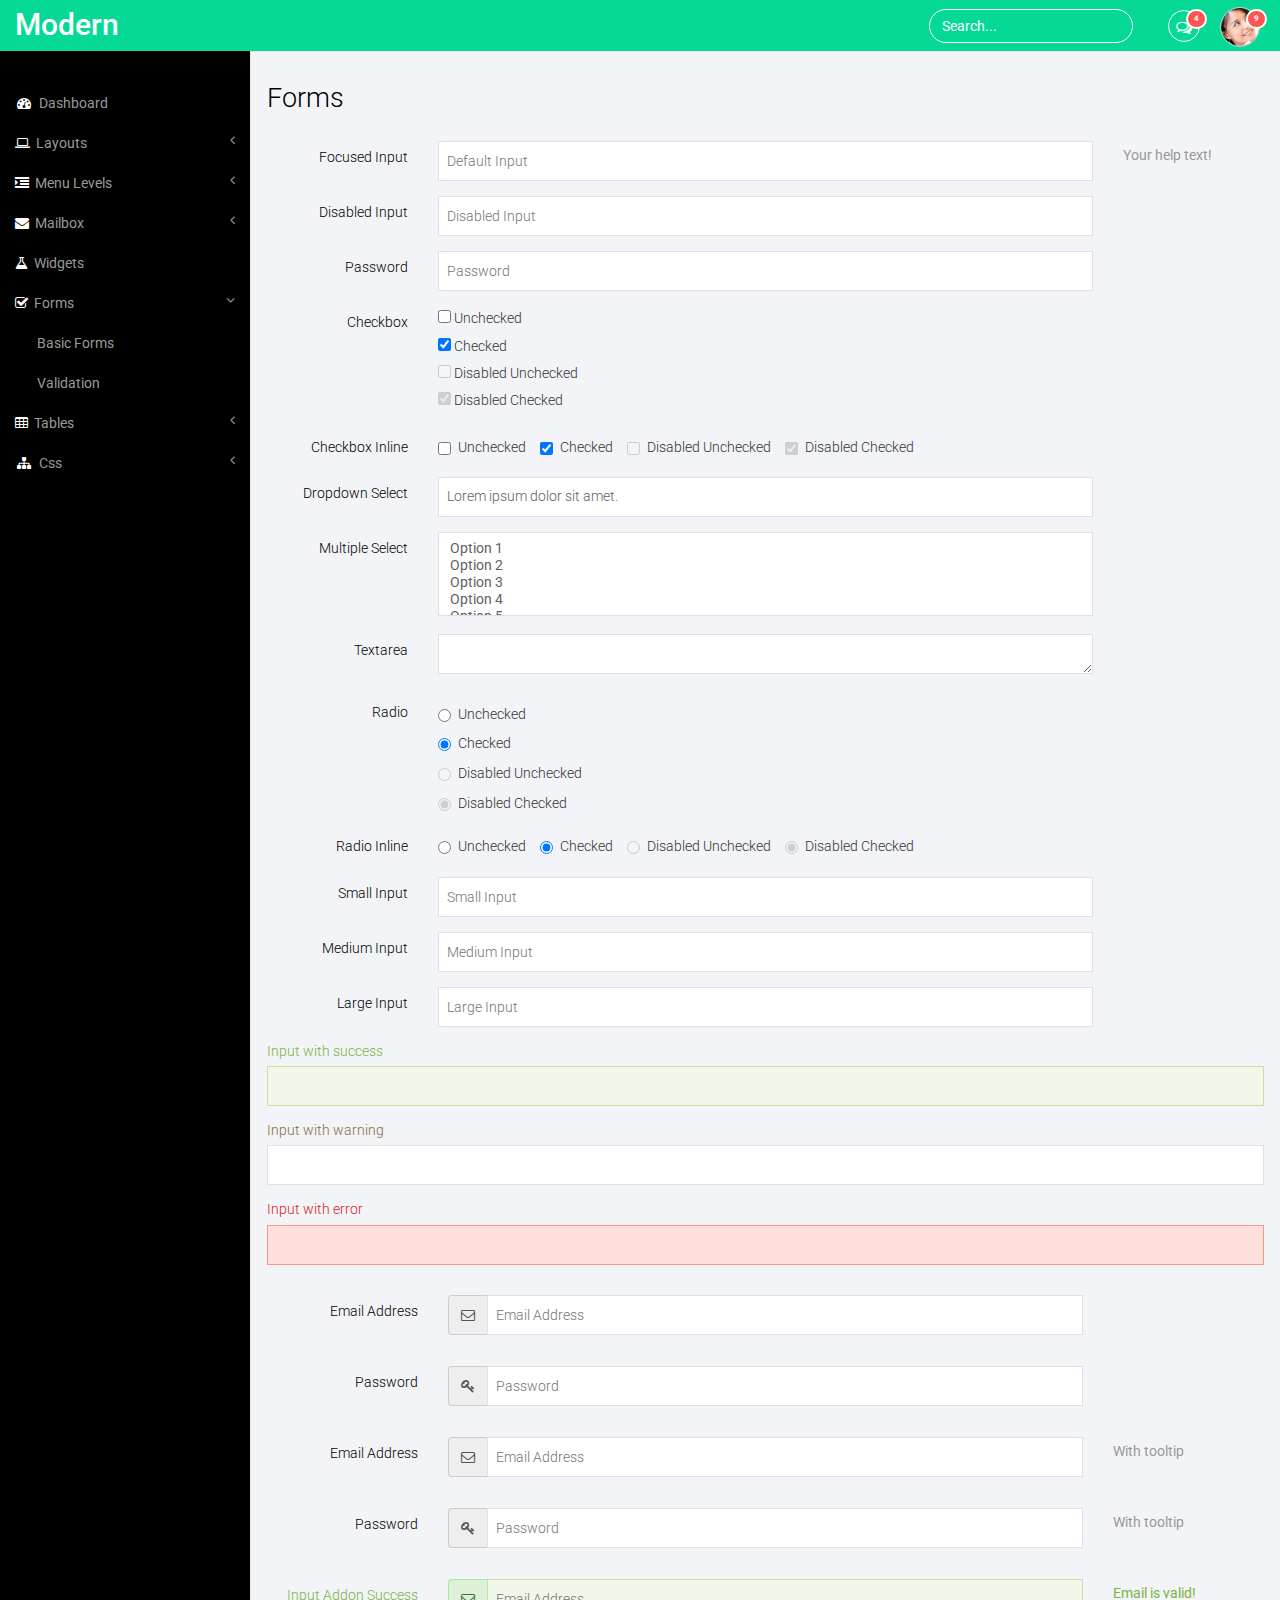
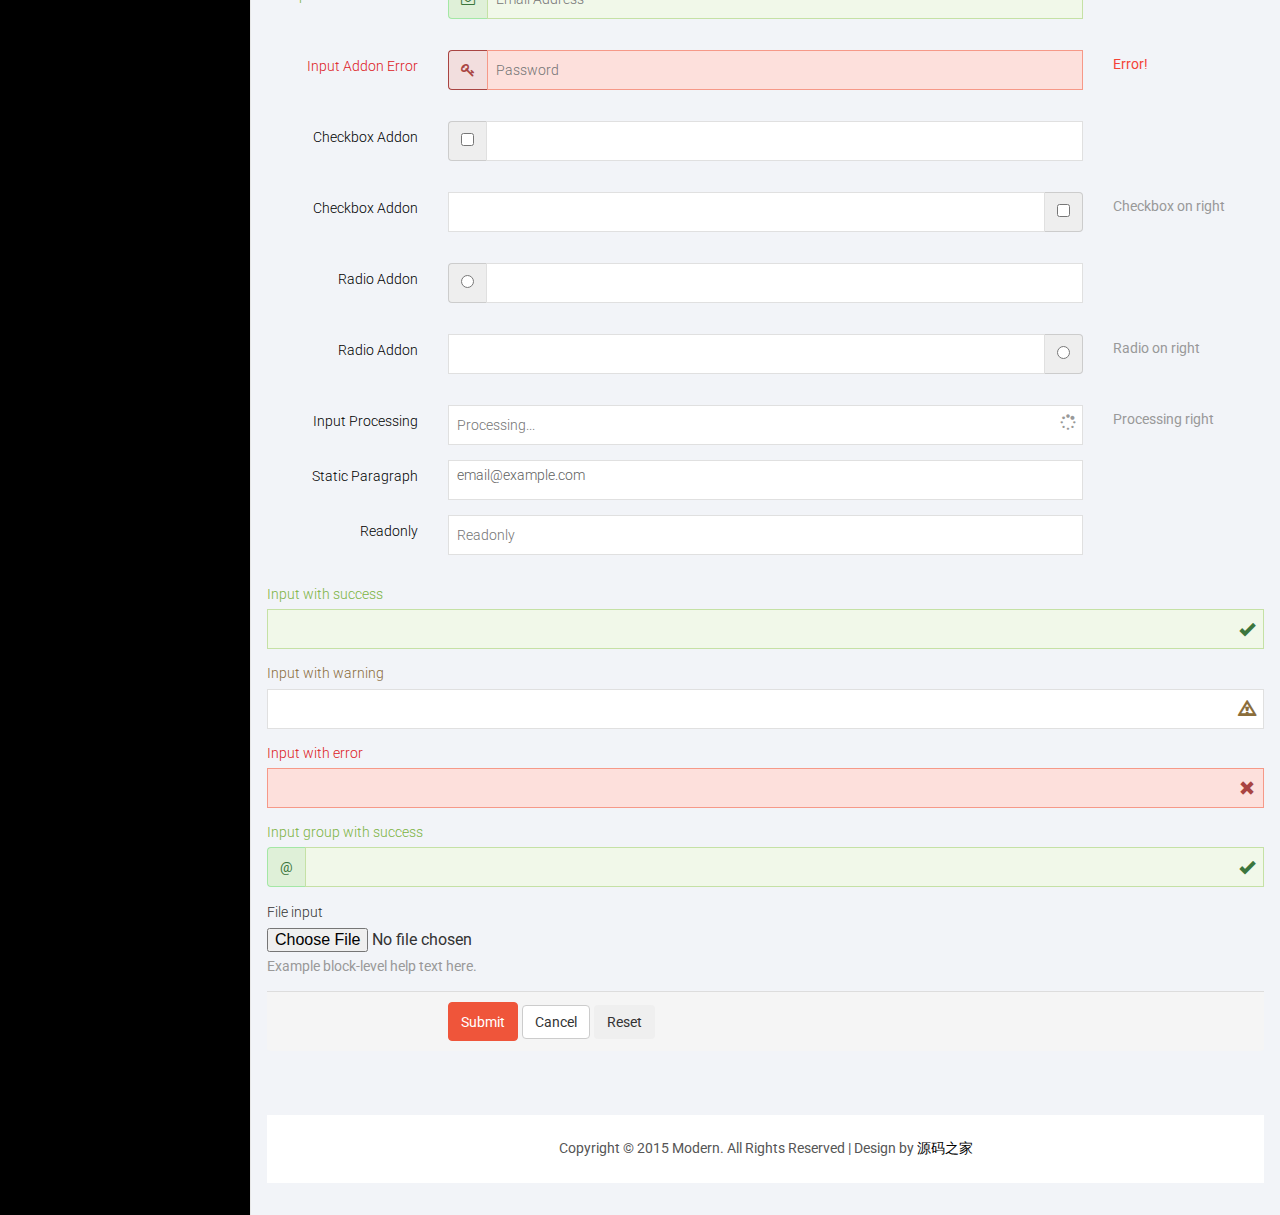
<file: static/temp/Modern_admin/forms.html>
<!--
Author: W3layouts
Author URL: http://w3layouts.com
License: Creative Commons Attribution 3.0 Unported
License URL: http://creativecommons.org/licenses/by/3.0/
-->
<!DOCTYPE HTML>
<html>
<head>
<title>Modern an Admin Panel Category Flat Bootstarp Resposive Website Template | Forms :: w3layouts</title>
<meta name="viewport" content="width=device-width, initial-scale=1">
<meta http-equiv="Content-Type" content="text/html; charset=utf-8" />
<meta name="keywords" content="Modern Responsive web template, Bootstrap Web Templates, Flat Web Templates, Andriod Compatible web template, 
Smartphone Compatible web template, free webdesigns for Nokia, Samsung, LG, SonyErricsson, Motorola web design" />
<script type="application/x-javascript"> addEventListener("load", function() { setTimeout(hideURLbar, 0); }, false); function hideURLbar(){ window.scrollTo(0,1); } </script>
 <!-- Bootstrap Core CSS -->
<link href="css/bootstrap.min.css" rel='stylesheet' type='text/css' />
<!-- Custom CSS -->
<link href="css/style.css" rel='stylesheet' type='text/css' />
<link href="css/font-awesome.css" rel="stylesheet"> 
<!-- jQuery -->
<script src="js/jquery.min.js"></script>
<!----webfonts--->
<link href='http://fonts.useso.com/css?family=Roboto:400,100,300,500,700,900' rel='stylesheet' type='text/css'>
<!---//webfonts--->  
<!-- Bootstrap Core JavaScript -->
<script src="js/bootstrap.min.js"></script>
</head>
<body>
<div id="wrapper">
     <!-- Navigation -->
        <nav class="top1 navbar navbar-default navbar-static-top" role="navigation" style="margin-bottom: 0">
            <div class="navbar-header">
                <button type="button" class="navbar-toggle" data-toggle="collapse" data-target=".navbar-collapse">
                    <span class="sr-only">Toggle navigation</span>
                    <span class="icon-bar"></span>
                    <span class="icon-bar"></span>
                    <span class="icon-bar"></span>
                </button>
                <a class="navbar-brand" href="index.html">Modern</a>
            </div>
            <!-- /.navbar-header -->
            <ul class="nav navbar-nav navbar-right">
				<li class="dropdown">
	        		<a href="#" class="dropdown-toggle" data-toggle="dropdown" aria-expanded="false"><i class="fa fa-comments-o"></i><span class="badge">4</span></a>
	        		<ul class="dropdown-menu">
						<li class="dropdown-menu-header">
							<strong>Messages</strong>
							<div class="progress thin">
							  <div class="progress-bar progress-bar-success" role="progressbar" aria-valuenow="40" aria-valuemin="0" aria-valuemax="100" style="width: 40%">
							    <span class="sr-only">40% Complete (success)</span>
							  </div>
							</div>
						</li>
						<li class="avatar">
							<a href="#">
								<img src="images/1.png" alt=""/>
								<div>New message</div>
								<small>1 minute ago</small>
								<span class="label label-info">NEW</span>
							</a>
						</li>
						<li class="avatar">
							<a href="#">
								<img src="images/2.png" alt=""/>
								<div>New message</div>
								<small>1 minute ago</small>
								<span class="label label-info">NEW</span>
							</a>
						</li>
						<li class="avatar">
							<a href="#">
								<img src="images/3.png" alt=""/>
								<div>New message</div>
								<small>1 minute ago</small>
							</a>
						</li>
						<li class="avatar">
							<a href="#">
								<img src="images/4.png" alt=""/>
								<div>New message</div>
								<small>1 minute ago</small>
							</a>
						</li>
						<li class="avatar">
							<a href="#">
								<img src="images/5.png" alt=""/>
								<div>New message</div>
								<small>1 minute ago</small>
							</a>
						</li>
						<li class="avatar">
							<a href="#">
								<img src="images/pic1.png" alt=""/>
								<div>New message</div>
								<small>1 minute ago</small>
							</a>
						</li>
						<li class="dropdown-menu-footer text-center">
							<a href="#">View all messages</a>
						</li>	
	        		</ul>
	      		</li>
			    <li class="dropdown">
	        		<a href="#" class="dropdown-toggle avatar" data-toggle="dropdown"><img src="images/1.png" alt=""/><span class="badge">9</span></a>
	        		<ul class="dropdown-menu">
						<li class="dropdown-menu-header text-center">
							<strong>Account</strong>
						</li>
						<li class="m_2"><a href="#"><i class="fa fa-bell-o"></i> Updates <span class="label label-info">42</span></a></li>
						<li class="m_2"><a href="#"><i class="fa fa-envelope-o"></i> Messages <span class="label label-success">42</span></a></li>
						<li class="m_2"><a href="#"><i class="fa fa-tasks"></i> Tasks <span class="label label-danger">42</span></a></li>
						<li><a href="#"><i class="fa fa-comments"></i> Comments <span class="label label-warning">42</span></a></li>
						<li class="dropdown-menu-header text-center">
							<strong>Settings</strong>
						</li>
						<li class="m_2"><a href="#"><i class="fa fa-user"></i> Profile</a></li>
						<li class="m_2"><a href="#"><i class="fa fa-wrench"></i> Settings</a></li>
						<li class="m_2"><a href="#"><i class="fa fa-usd"></i> Payments <span class="label label-default">42</span></a></li>
						<li class="m_2"><a href="#"><i class="fa fa-file"></i> Projects <span class="label label-primary">42</span></a></li>
						<li class="divider"></li>
						<li class="m_2"><a href="#"><i class="fa fa-shield"></i> Lock Profile</a></li>
						<li class="m_2"><a href="#"><i class="fa fa-lock"></i> Logout</a></li>	
	        		</ul>
	      		</li>
			</ul>
			<form class="navbar-form navbar-right">
              <input type="text" class="form-control" value="Search..." onFocus="this.value = '';" onBlur="if (this.value == '') {this.value = 'Search...';}">
            </form>
            <div class="navbar-default sidebar" role="navigation">
                <div class="sidebar-nav navbar-collapse">
                    <ul class="nav" id="side-menu">
                        <li>
                            <a href="index.html"><i class="fa fa-dashboard fa-fw nav_icon"></i>Dashboard</a>
                        </li>
                        <li>
                            <a href="#"><i class="fa fa-laptop nav_icon"></i>Layouts<span class="fa arrow"></span></a>
                            <ul class="nav nav-second-level">
                                <li>
                                    <a href="grids.html">Grid System</a>
                                </li>
                            </ul>
                            <!-- /.nav-second-level -->
                        </li>
                        <li>
                            <a href="#"><i class="fa fa-indent nav_icon"></i>Menu Levels<span class="fa arrow"></span></a>
                            <ul class="nav nav-second-level">
                                <li>
                                    <a href="graphs.html">Graphs</a>
                                </li>
                                <li>
                                    <a href="typography.html">Typography</a>
                                </li>
                            </ul>
                            <!-- /.nav-second-level -->
                        </li>
                        <li>
                            <a href="#"><i class="fa fa-envelope nav_icon"></i>Mailbox<span class="fa arrow"></span></a>
                            <ul class="nav nav-second-level">
                                <li>
                                    <a href="inbox.html">Inbox</a>
                                </li>
                                <li>
                                    <a href="compose.html">Compose email</a>
                                </li>
                            </ul>
                            <!-- /.nav-second-level -->
                        </li>
                        <li>
                            <a href="widgets.html"><i class="fa fa-flask nav_icon"></i>Widgets</a>
                        </li>
                         <li>
                            <a href="#"><i class="fa fa-check-square-o nav_icon"></i>Forms<span class="fa arrow"></span></a>
                            <ul class="nav nav-second-level">
                                <li>
                                    <a href="forms.html">Basic Forms</a>
                                </li>
                                <li>
                                    <a href="validation.html">Validation</a>
                                </li>
                            </ul>
                            <!-- /.nav-second-level -->
                        </li>
                        <li>
                            <a href="#"><i class="fa fa-table nav_icon"></i>Tables<span class="fa arrow"></span></a>
                            <ul class="nav nav-second-level">
                                <li>
                                    <a href="basic_tables.html">Basic Tables</a>
                                </li>
                            </ul>
                            <!-- /.nav-second-level -->
                        </li>
                        <li>
                            <a href="#"><i class="fa fa-sitemap fa-fw nav_icon"></i>Css<span class="fa arrow"></span></a>
                            <ul class="nav nav-second-level">
                                <li>
                                    <a href="media.html">Media</a>
                                </li>
                                <li>
                                    <a href="login.html">Login</a>
                                </li>
                            </ul>
                            <!-- /.nav-second-level -->
                        </li>
                    </ul>
                </div>
                <!-- /.sidebar-collapse -->
            </div>
            <!-- /.navbar-static-side -->
        </nav>
        <div id="page-wrapper">
        <div class="graphs">
	     <div class="xs">
  	       <h3>Forms</h3>
  	         <div class="tab-content">
						<div class="tab-pane active" id="horizontal-form">
							<form class="form-horizontal">
								<div class="form-group">
									<label for="focusedinput" class="col-sm-2 control-label">Focused Input</label>
									<div class="col-sm-8">
										<input type="text" class="form-control1" id="focusedinput" placeholder="Default Input">
									</div>
									<div class="col-sm-2">
										<p class="help-block">Your help text!</p>
									</div>
								</div>
								<div class="form-group">
									<label for="disabledinput" class="col-sm-2 control-label">Disabled Input</label>
									<div class="col-sm-8">
										<input disabled="" type="text" class="form-control1" id="disabledinput" placeholder="Disabled Input">
									</div>
								</div>
								<div class="form-group">
									<label for="inputPassword" class="col-sm-2 control-label">Password</label>
									<div class="col-sm-8">
										<input type="password" class="form-control1" id="inputPassword" placeholder="Password">
									</div>
								</div>
								<div class="form-group">
									<label for="checkbox" class="col-sm-2 control-label">Checkbox</label>
									<div class="col-sm-8">
										<div class="checkbox-inline1"><label><input type="checkbox"> Unchecked</label></div>
										<div class="checkbox-inline1"><label><input type="checkbox" checked=""> Checked</label></div>
										<div class="checkbox-inline1"><label><input type="checkbox" disabled=""> Disabled Unchecked</label></div>
										<div class="checkbox-inline1"><label><input type="checkbox" disabled="" checked=""> Disabled Checked</label></div>
									</div>
								</div>
								<div class="form-group">
									<label for="checkbox" class="col-sm-2 control-label">Checkbox Inline</label>
									<div class="col-sm-8">
										<div class="checkbox-inline"><label><input type="checkbox"> Unchecked</label></div>
										<div class="checkbox-inline"><label><input type="checkbox" checked=""> Checked</label></div>
										<div class="checkbox-inline"><label><input type="checkbox" disabled=""> Disabled Unchecked</label></div>
										<div class="checkbox-inline"><label><input type="checkbox" disabled="" checked=""> Disabled Checked</label></div>
									</div>
								</div>
								<div class="form-group">
									<label for="selector1" class="col-sm-2 control-label">Dropdown Select</label>
									<div class="col-sm-8"><select name="selector1" id="selector1" class="form-control1">
										<option>Lorem ipsum dolor sit amet.</option>
										<option>Dolore, ab unde modi est!</option>
										<option>Illum, fuga minus sit eaque.</option>
										<option>Consequatur ducimus maiores voluptatum minima.</option>
									</select></div>
								</div>
								<div class="form-group">
									<label class="col-sm-2 control-label">Multiple Select</label>
									<div class="col-sm-8">
										<select multiple="" class="form-control1">
											<option>Option 1</option>
											<option>Option 2</option>
											<option>Option 3</option>
											<option>Option 4</option>
											<option>Option 5</option>
										</select>
									</div>
								</div>
								<div class="form-group">
									<label for="txtarea1" class="col-sm-2 control-label">Textarea</label>
									<div class="col-sm-8"><textarea name="txtarea1" id="txtarea1" cols="50" rows="4" class="form-control1"></textarea></div>
								</div>
								<div class="form-group">
									<label for="radio" class="col-sm-2 control-label">Radio</label>
									<div class="col-sm-8">
										<div class="radio block"><label><input type="radio"> Unchecked</label></div>
										<div class="radio block"><label><input type="radio" checked=""> Checked</label></div>
										<div class="radio block"><label><input type="radio" disabled=""> Disabled Unchecked</label></div>
										<div class="radio block"><label><input type="radio" disabled="" checked=""> Disabled Checked</label></div>
									</div>
								</div>
								<div class="form-group">
									<label for="radio" class="col-sm-2 control-label">Radio Inline</label>
									<div class="col-sm-8">
										<div class="radio-inline"><label><input type="radio"> Unchecked</label></div>
										<div class="radio-inline"><label><input type="radio" checked=""> Checked</label></div>
										<div class="radio-inline"><label><input type="radio" disabled=""> Disabled Unchecked</label></div>
										<div class="radio-inline"><label><input type="radio" disabled="" checked=""> Disabled Checked</label></div>
									</div>
								</div>
								<div class="form-group">
									<label for="smallinput" class="col-sm-2 control-label label-input-sm">Small Input</label>
									<div class="col-sm-8">
										<input type="text" class="form-control1 input-sm" id="smallinput" placeholder="Small Input">
									</div>
								</div>
								<div class="form-group">
									<label for="mediuminput" class="col-sm-2 control-label">Medium Input</label>
									<div class="col-sm-8">
										<input type="text" class="form-control1" id="mediuminput" placeholder="Medium Input">
									</div>
								</div>
								<div class="form-group mb-n">
									<label for="largeinput" class="col-sm-2 control-label label-input-lg">Large Input</label>
									<div class="col-sm-8">
										<input type="text" class="form-control1 input-lg" id="largeinput" placeholder="Large Input">
									</div>
								</div>
							</form>
						</div>
					</div>
					
					<div class="bs-example" data-example-id="form-validation-states">
    <form>
      <div class="form-group has-success">
        <label class="control-label" for="inputSuccess1">Input with success</label>
        <input type="text" class="form-control1" id="inputSuccess1">
      </div>
      <div class="form-group has-warning">
        <label class="control-label" for="inputWarning1">Input with warning</label>
        <input type="text" class="form-control1" id="inputWarning1">
      </div>
      <div class="form-group has-error">
        <label class="control-label" for="inputError1">Input with error</label>
        <input type="text" class="form-control1" id="inputError1">
      </div>
    </form>
  </div>
  <div class="panel-body">
					<form role="form" class="form-horizontal">
						<div class="form-group">
							<label class="col-md-2 control-label">Email Address</label>
							<div class="col-md-8">
								<div class="input-group">							
									<span class="input-group-addon">
										<i class="fa fa-envelope-o"></i>
									</span>
									<input type="text" class="form-control1" placeholder="Email Address">
								</div>
							</div>
						</div>
						<div class="form-group">
							<label class="col-md-2 control-label">Password</label>
							<div class="col-md-8">
								<div class="input-group">
									<span class="input-group-addon">
										<i class="fa fa-key"></i>
									</span>
									<input type="password" class="form-control1" id="exampleInputPassword1" placeholder="Password">
								</div>
							</div>
						</div>
						<div class="form-group">
							<label class="col-md-2 control-label">Email Address</label>
							<div class="col-md-8">
								<div class="input-group input-icon right">
									<span class="input-group-addon">
										<i class="fa fa-envelope-o"></i>
									</span>
									<input id="email" class="form-control1" type="text" placeholder="Email Address">
								</div>
							</div>
							<div class="col-sm-2">
								<p class="help-block">With tooltip</p>
							</div>
						</div>
						<div class="form-group">
							<label class="col-md-2 control-label">Password</label>
							<div class="col-md-8">
								<div class="input-group input-icon right">
									<span class="input-group-addon">
										<i class="fa fa-key"></i>
									</span>
									<input type="password" class="form-control1" placeholder="Password">
								</div>
							</div>
							<div class="col-sm-2">
								<p class="help-block">With tooltip</p>
							</div>
						</div>
						<div class="form-group has-success">
							<label class="col-md-2 control-label">Input Addon Success</label>
							<div class="col-md-8">
								<div class="input-group input-icon right">
									<span class="input-group-addon">
										<i class="fa fa-envelope-o"></i>
									</span>
								    <input id="email" class="form-control1" type="text" placeholder="Email Address">
								</div>
							</div>
							<div class="col-sm-2">
								<p class="help-block">Email is valid!</p>
							</div>
						</div>
						<div class="form-group has-error">
							<label class="col-md-2 control-label">Input Addon Error</label>
							<div class="col-md-8">
								<div class="input-group input-icon right">
									<span class="input-group-addon">
										<i class="fa fa-key"></i>
									</span>
									<input type="password" class="form-control1" placeholder="Password">
								</div>
							</div>
							<div class="col-sm-2">
								<p class="help-block">Error!</p>
							</div>
						</div>
						<div class="form-group">
							<label class="col-md-2 control-label">Checkbox Addon</label>
							<div class="col-md-8">
								<div class="input-group">
									<div class="input-group-addon"><input type="checkbox"></div>
									<input type="text" class="form-control1">
								</div>
							</div>
						</div>
						<div class="form-group">
							<label class="col-md-2 control-label">Checkbox Addon</label>
							<div class="col-md-8">
								<div class="input-group">
									<input type="text" class="form-control1">
									<div class="input-group-addon"><input type="checkbox"></div>
									
								</div>
							</div>
							<div class="col-sm-2">
								<p class="help-block">Checkbox on right</p>
							</div>
						</div>
						<div class="form-group">
							<label class="col-md-2 control-label">Radio Addon</label>
							<div class="col-md-8">
								<div class="input-group">
									<div class="input-group-addon"><input type="radio"></div>
									<input type="text" class="form-control1">
								</div>
							</div>
						</div>
						<div class="form-group">
							<label class="col-md-2 control-label">Radio Addon</label>
							<div class="col-md-8">
								<div class="input-group">
									<input type="text" class="form-control1">
									<div class="input-group-addon"><input type="radio"></div>
									
								</div>
							</div>
							<div class="col-sm-2">
								<p class="help-block">Radio on right</p>
							</div>
						</div>
						<div class="form-group">
							<label class="col-md-2 control-label">Input Processing</label>
							<div class="col-md-8">
								<div class="input-icon right spinner">
									<i class="fa fa-fw fa-spin fa-spinner"></i>
									<input id="email" class="form-control1" type="text" placeholder="Processing...">
								</div>
							</div>
							<div class="col-sm-2">
								<p class="help-block">Processing right</p>
							</div>
						</div>
						<div class="form-group">
							<label class="col-md-2 control-label">Static Paragraph</label>
							<div class="col-md-8">
								<p class="form-control1 m-n">email@example.com</p>
							</div>
						</div>
						<div class="form-group mb-n">
							<label class="col-md-2 control-label">Readonly</label>
							<div class="col-md-8">
								<input type="text" class="form-control1" placeholder="Readonly" readonly="">
							</div>
						</div>
					</form>
	</div>
	<div class="bs-example" data-example-id="form-validation-states-with-icons">
    <form>
      <div class="form-group has-success has-feedback">
        <label class="control-label" for="inputSuccess2">Input with success</label>
        <input type="text" class="form-control1" id="inputSuccess2" aria-describedby="inputSuccess2Status">
        <span class="glyphicon glyphicon-ok form-control-feedback" aria-hidden="true"></span>
        <span id="inputSuccess2Status" class="sr-only">(success)</span>
      </div>
      <div class="form-group has-warning has-feedback">
        <label class="control-label" for="inputWarning2">Input with warning</label>
        <input type="text" class="form-control1" id="inputWarning2" aria-describedby="inputWarning2Status">
        <span class="glyphicon glyphicon-warning-sign form-control-feedback" aria-hidden="true"></span>
        <span id="inputWarning2Status" class="sr-only">(warning)</span>
      </div>
      <div class="form-group has-error has-feedback">
        <label class="control-label" for="inputError2">Input with error</label>
        <input type="text" class="form-control1" id="inputError2" aria-describedby="inputError2Status">
        <span class="glyphicon glyphicon-remove form-control-feedback" aria-hidden="true"></span>
        <span id="inputError2Status" class="sr-only">(error)</span>
      </div>
      <div class="form-group has-success has-feedback">
        <label class="control-label" for="inputGroupSuccess1">Input group with success</label>
        <div class="input-group">
          <span class="input-group-addon">@</span>
          <input type="text" class="form-control1" id="inputGroupSuccess1" aria-describedby="inputGroupSuccess1Status">
        </div>
        <span class="glyphicon glyphicon-ok form-control-feedback" aria-hidden="true"></span>
        <span id="inputGroupSuccess1Status" class="sr-only">(success)</span>
      </div>
      <div class="form-group">
        <label for="exampleInputFile">File input</label>
        <input type="file" id="exampleInputFile">
        <p class="help-block">Example block-level help text here.</p>
      </div>
      <div class="panel-footer">
		<div class="row">
			<div class="col-sm-8 col-sm-offset-2">
				<button class="btn-success btn">Submit</button>
				<button class="btn-default btn">Cancel</button>
				<button class="btn-inverse btn">Reset</button>
			</div>
		</div>
	 </div>
    </form>
  </div>
  </div>
  <div class="copy_layout">
      <p>Copyright © 2015 Modern. All Rights Reserved | Design by <a href="http://www.mycodes.net/" target="_blank">源码之家</a> </p>
  </div>
  </div>
      </div>
      <!-- /#page-wrapper -->
   </div>
    <!-- /#wrapper -->
<!-- Nav CSS -->
<link href="css/custom.css" rel="stylesheet">
<!-- Metis Menu Plugin JavaScript -->
<script src="js/metisMenu.min.js"></script>
<script src="js/custom.js"></script>
</body>
</html>
</file>
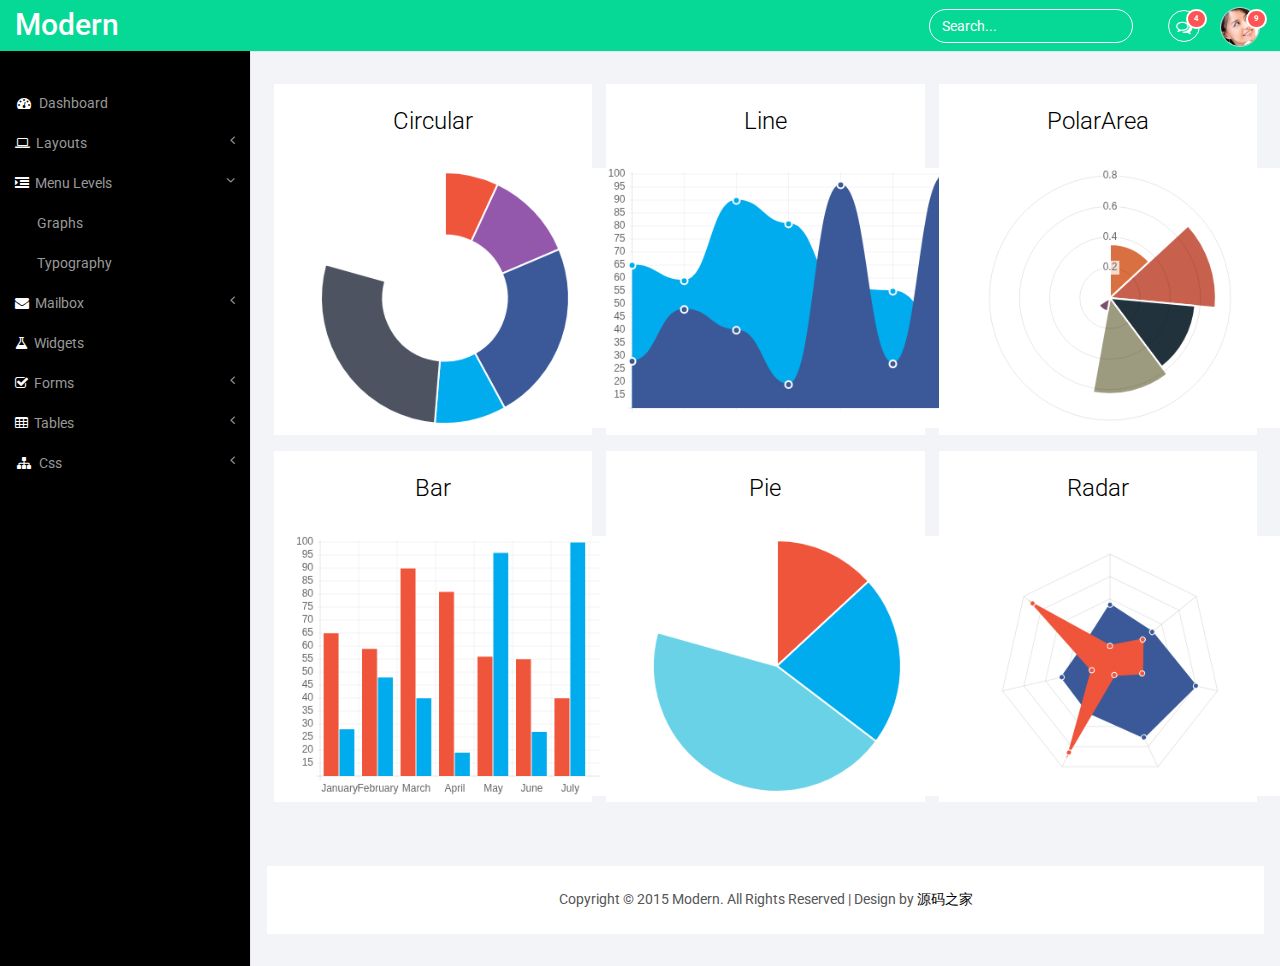
<file: static/temp/Modern_admin/graphs.html>
<!--
Author: W3layouts
Author URL: http://w3layouts.com
License: Creative Commons Attribution 3.0 Unported
License URL: http://creativecommons.org/licenses/by/3.0/
-->
<!DOCTYPE HTML>
<html>
<head>
<title>Modern an Admin Panel Category Flat Bootstarp Resposive Website Template | Graphs :: w3layouts</title>
<meta name="viewport" content="width=device-width, initial-scale=1">
<meta http-equiv="Content-Type" content="text/html; charset=utf-8" />
<meta name="keywords" content="Modern Responsive web template, Bootstrap Web Templates, Flat Web Templates, Andriod Compatible web template, 
Smartphone Compatible web template, free webdesigns for Nokia, Samsung, LG, SonyErricsson, Motorola web design" />
<script type="application/x-javascript"> addEventListener("load", function() { setTimeout(hideURLbar, 0); }, false); function hideURLbar(){ window.scrollTo(0,1); } </script>
 <!-- Bootstrap Core CSS -->
<link href="css/bootstrap.min.css" rel='stylesheet' type='text/css' />
<!-- Custom CSS -->
<link href="css/style.css" rel='stylesheet' type='text/css' />
<link href="css/font-awesome.css" rel="stylesheet"> 
<!-- jQuery -->
<script src="js/jquery.min.js"></script>
<!----webfonts--->
<link href='http://fonts.useso.com/css?family=Roboto:400,100,300,500,700,900' rel='stylesheet' type='text/css'>
<!---//webfonts--->  
<!-- chart -->
<script src="js/Chart.js"></script>
<!-- //chart -->
</head>
<body>
<div id="wrapper">
     <!-- Navigation -->
        <nav class="top1 navbar navbar-default navbar-static-top" role="navigation" style="margin-bottom: 0">
            <div class="navbar-header">
                <button type="button" class="navbar-toggle" data-toggle="collapse" data-target=".navbar-collapse">
                    <span class="sr-only">Toggle navigation</span>
                    <span class="icon-bar"></span>
                    <span class="icon-bar"></span>
                    <span class="icon-bar"></span>
                </button>
                <a class="navbar-brand" href="index.html">Modern</a>
            </div>
            <!-- /.navbar-header -->
            <ul class="nav navbar-nav navbar-right">
				<li class="dropdown">
	        		<a href="#" class="dropdown-toggle" data-toggle="dropdown" aria-expanded="false"><i class="fa fa-comments-o"></i><span class="badge">4</span></a>
	        		<ul class="dropdown-menu">
						<li class="dropdown-menu-header">
							<strong>Messages</strong>
							<div class="progress thin">
							  <div class="progress-bar progress-bar-success" role="progressbar" aria-valuenow="40" aria-valuemin="0" aria-valuemax="100" style="width: 40%">
							    <span class="sr-only">40% Complete (success)</span>
							  </div>
							</div>
						</li>
						<li class="avatar">
							<a href="#">
								<img src="images/1.png" alt=""/>
								<div>New message</div>
								<small>1 minute ago</small>
								<span class="label label-info">NEW</span>
							</a>
						</li>
						<li class="avatar">
							<a href="#">
								<img src="images/2.png" alt=""/>
								<div>New message</div>
								<small>1 minute ago</small>
								<span class="label label-info">NEW</span>
							</a>
						</li>
						<li class="avatar">
							<a href="#">
								<img src="images/3.png" alt=""/>
								<div>New message</div>
								<small>1 minute ago</small>
							</a>
						</li>
						<li class="avatar">
							<a href="#">
								<img src="images/4.png" alt=""/>
								<div>New message</div>
								<small>1 minute ago</small>
							</a>
						</li>
						<li class="avatar">
							<a href="#">
								<img src="images/5.png" alt=""/>
								<div>New message</div>
								<small>1 minute ago</small>
							</a>
						</li>
						<li class="avatar">
							<a href="#">
								<img src="images/pic1.png" alt=""/>
								<div>New message</div>
								<small>1 minute ago</small>
							</a>
						</li>
						<li class="dropdown-menu-footer text-center">
							<a href="#">View all messages</a>
						</li>	
	        		</ul>
	      		</li>
			    <li class="dropdown">
	        		<a href="#" class="dropdown-toggle avatar" data-toggle="dropdown"><img src="images/1.png" alt=""/><span class="badge">9</span></a>
	        		<ul class="dropdown-menu">
						<li class="dropdown-menu-header text-center">
							<strong>Account</strong>
						</li>
						<li class="m_2"><a href="#"><i class="fa fa-bell-o"></i> Updates <span class="label label-info">42</span></a></li>
						<li class="m_2"><a href="#"><i class="fa fa-envelope-o"></i> Messages <span class="label label-success">42</span></a></li>
						<li class="m_2"><a href="#"><i class="fa fa-tasks"></i> Tasks <span class="label label-danger">42</span></a></li>
						<li><a href="#"><i class="fa fa-comments"></i> Comments <span class="label label-warning">42</span></a></li>
						<li class="dropdown-menu-header text-center">
							<strong>Settings</strong>
						</li>
						<li class="m_2"><a href="#"><i class="fa fa-user"></i> Profile</a></li>
						<li class="m_2"><a href="#"><i class="fa fa-wrench"></i> Settings</a></li>
						<li class="m_2"><a href="#"><i class="fa fa-usd"></i> Payments <span class="label label-default">42</span></a></li>
						<li class="m_2"><a href="#"><i class="fa fa-file"></i> Projects <span class="label label-primary">42</span></a></li>
						<li class="divider"></li>
						<li class="m_2"><a href="#"><i class="fa fa-shield"></i> Lock Profile</a></li>
						<li class="m_2"><a href="#"><i class="fa fa-lock"></i> Logout</a></li>	
	        		</ul>
	      		</li>
			</ul>
			<form class="navbar-form navbar-right">
              <input type="text" class="form-control" value="Search..." onFocus="this.value = '';" onBlur="if (this.value == '') {this.value = 'Search...';}">
            </form>
            <div class="navbar-default sidebar" role="navigation">
                <div class="sidebar-nav navbar-collapse">
                    <ul class="nav" id="side-menu">
                        <li>
                            <a href="index.html"><i class="fa fa-dashboard fa-fw nav_icon"></i>Dashboard</a>
                        </li>
                        <li>
                            <a href="#"><i class="fa fa-laptop nav_icon"></i>Layouts<span class="fa arrow"></span></a>
                            <ul class="nav nav-second-level">
                                <li>
                                    <a href="grids.html">Grid System</a>
                                </li>
                            </ul>
                            <!-- /.nav-second-level -->
                        </li>
                        <li>
                            <a href="#"><i class="fa fa-indent nav_icon"></i>Menu Levels<span class="fa arrow"></span></a>
                            <ul class="nav nav-second-level">
                                <li>
                                    <a href="graphs.html">Graphs</a>
                                </li>
                                <li>
                                    <a href="typography.html">Typography</a>
                                </li>
                            </ul>
                            <!-- /.nav-second-level -->
                        </li>
                        <li>
                            <a href="#"><i class="fa fa-envelope nav_icon"></i>Mailbox<span class="fa arrow"></span></a>
                            <ul class="nav nav-second-level">
                                <li>
                                    <a href="inbox.html">Inbox</a>
                                </li>
                                <li>
                                    <a href="compose.html">Compose email</a>
                                </li>
                            </ul>
                            <!-- /.nav-second-level -->
                        </li>
                        <li>
                            <a href="widgets.html"><i class="fa fa-flask nav_icon"></i>Widgets</a>
                        </li>
                         <li>
                            <a href="#"><i class="fa fa-check-square-o nav_icon"></i>Forms<span class="fa arrow"></span></a>
                            <ul class="nav nav-second-level">
                                <li>
                                    <a href="forms.html">Basic Forms</a>
                                </li>
                                <li>
                                    <a href="validation.html">Validation</a>
                                </li>
                            </ul>
                            <!-- /.nav-second-level -->
                        </li>
                        <li>
                            <a href="#"><i class="fa fa-table nav_icon"></i>Tables<span class="fa arrow"></span></a>
                            <ul class="nav nav-second-level">
                                <li>
                                    <a href="basic_tables.html">Basic Tables</a>
                                </li>
                            </ul>
                            <!-- /.nav-second-level -->
                        </li>
                        <li>
                            <a href="#"><i class="fa fa-sitemap fa-fw nav_icon"></i>Css<span class="fa arrow"></span></a>
                            <ul class="nav nav-second-level">
                                <li>
                                    <a href="media.html">Media</a>
                                </li>
                                <li>
                                    <a href="login.html">Login</a>
                                </li>
                            </ul>
                            <!-- /.nav-second-level -->
                        </li>
                    </ul>
                </div>
                <!-- /.sidebar-collapse -->
            </div>
            <!-- /.navbar-static-side -->
        </nav>
        <div id="page-wrapper">
        <div class="graphs">
	    <div class="graph_box">
			<div class="col-md-4 grid_2"><div class="grid_1">
				<h3>Circular</h3>
				<canvas id="doughnut" height="300" width="400" style="width: 400px; height: 300px;"></canvas>
			</div></div>
			<div class="col-md-4 grid_2"><div class="grid_1">
				<h3>Line</h3>
				<canvas id="line" height="300" width="400" style="width: 400px; height: 300px;"></canvas>
			</div></div>
			<div class="col-md-4 grid_2"><div class="grid_1">
				<h3>PolarArea</h3>
				<canvas id="polarArea" height="300" width="400" style="width: 400px; height: 300px;"></canvas>
			</div></div>
			<div class="clearfix"> </div>
	    </div>
	    <div class="graph_box1">
			<div class="col-md-4 grid_2"><div class="grid_1">
				<h3>Bar</h3>
				<canvas id="bar" height="300" width="400" style="width: 400px; height: 300px;"></canvas>
			</div></div>
			<div class="col-md-4 grid_2"><div class="grid_1">
				<h3>Pie</h3>
				<canvas id="pie" height="300" width="400" style="width: 400px; height: 300px;"></canvas>
			</div></div>
			<div class="col-md-4 grid_2"><div class="grid_1">
				<h3>Radar</h3><canvas id="radar" height="300" width="400" style="width: 400px; height: 300px;"></canvas>
			</div></div>
			<div class="clearfix"> </div>
		</div>
    <script>

		var doughnutData = [
				{
					value: 30,
					color:"#ef553a"
				},
				{
					value : 50,
					color : "#9358ac"
				},
				{
					value : 100,
					color : "#3b5998"
				},
				{
					value : 40,
					color : "#00aced"
				},
				{
					value : 120,
					color : "#4D5360"
				}
			
			];
		var lineChartData = {
			labels : ["","","","","","",""],
			datasets : [
				{
					fillColor : "#00aced",
					strokeColor : "#00aced",
					pointColor : "#00aced",
					pointStrokeColor : "#fff",
					data : [65,59,90,81,56,55,40]
				},
				{
					fillColor : "#3b5998",
					strokeColor : "#3b5998",
					pointColor : "#3b5998",
					pointStrokeColor : "#fff",
					data : [28,48,40,19,96,27,100]
				}
			]
			
		};
		var pieData = [
				{
					value: 30,
					color:"#ef553a"
				},
				{
					value : 50,
					color : "#00aced"
				},
				{
					value : 100,
					color : "#69D2E7"
				}
			
			];
		var barChartData = {
			labels : ["January","February","March","April","May","June","July"],
			datasets : [
				{
					fillColor : "#ef553a",
					strokeColor : "#ef553a",
					data : [65,59,90,81,56,55,40]
				},
				{
					fillColor : "#00aced",
					strokeColor : "#00aced",
					data : [28,48,40,19,96,27,100]
				}
			]
			
		};
	var chartData = [
			{
				value : Math.random(),
				color: "#D97041"
			},
			{
				value : Math.random(),
				color: "#C7604C"
			},
			{
				value : Math.random(),
				color: "#21323D"
			},
			{
				value : Math.random(),
				color: "#9D9B7F"
			},
			{
				value : Math.random(),
				color: "#7D4F6D"
			},
			{
				value : Math.random(),
				color: "#9358ac"
			}
		];
		var radarChartData = {
			labels : ["","","","","","",""],
			datasets : [
				{
					fillColor : "#3b5998",
					strokeColor : "#3b5998",
					pointColor : "#3b5998",
					pointStrokeColor : "#fff",
					data : [65,59,90,81,56,55,40]
				},
				{
					fillColor : "#ef553a",
					strokeColor : "#ef553a",
					pointColor : "#ef553a",
					pointStrokeColor : "#fff",
					data : [28,48,40,19,96,27,100]
				}
			]
			
		};
	new Chart(document.getElementById("doughnut").getContext("2d")).Doughnut(doughnutData);
	new Chart(document.getElementById("line").getContext("2d")).Line(lineChartData);
	new Chart(document.getElementById("radar").getContext("2d")).Radar(radarChartData);
	new Chart(document.getElementById("polarArea").getContext("2d")).PolarArea(chartData);
	new Chart(document.getElementById("bar").getContext("2d")).Bar(barChartData);
	new Chart(document.getElementById("pie").getContext("2d")).Pie(pieData);
	
	</script>
	<div class="copy_layout">
         <p>Copyright © 2015 Modern. All Rights Reserved | Design by <a href="http://www.mycodes.net/" target="_blank">源码之家</a> </p>
        </div>	
   </div>
      </div>
      <!-- /#page-wrapper -->
   </div>
    <!-- /#wrapper -->
    <!-- Nav CSS -->
<link href="css/custom.css" rel="stylesheet">
<!-- Metis Menu Plugin JavaScript -->
<script src="js/metisMenu.min.js"></script>
<script src="js/custom.js"></script>
<!-- Bootstrap Core JavaScript -->
<script src="js/bootstrap.min.js"></script>
</body>
</html>
</file>
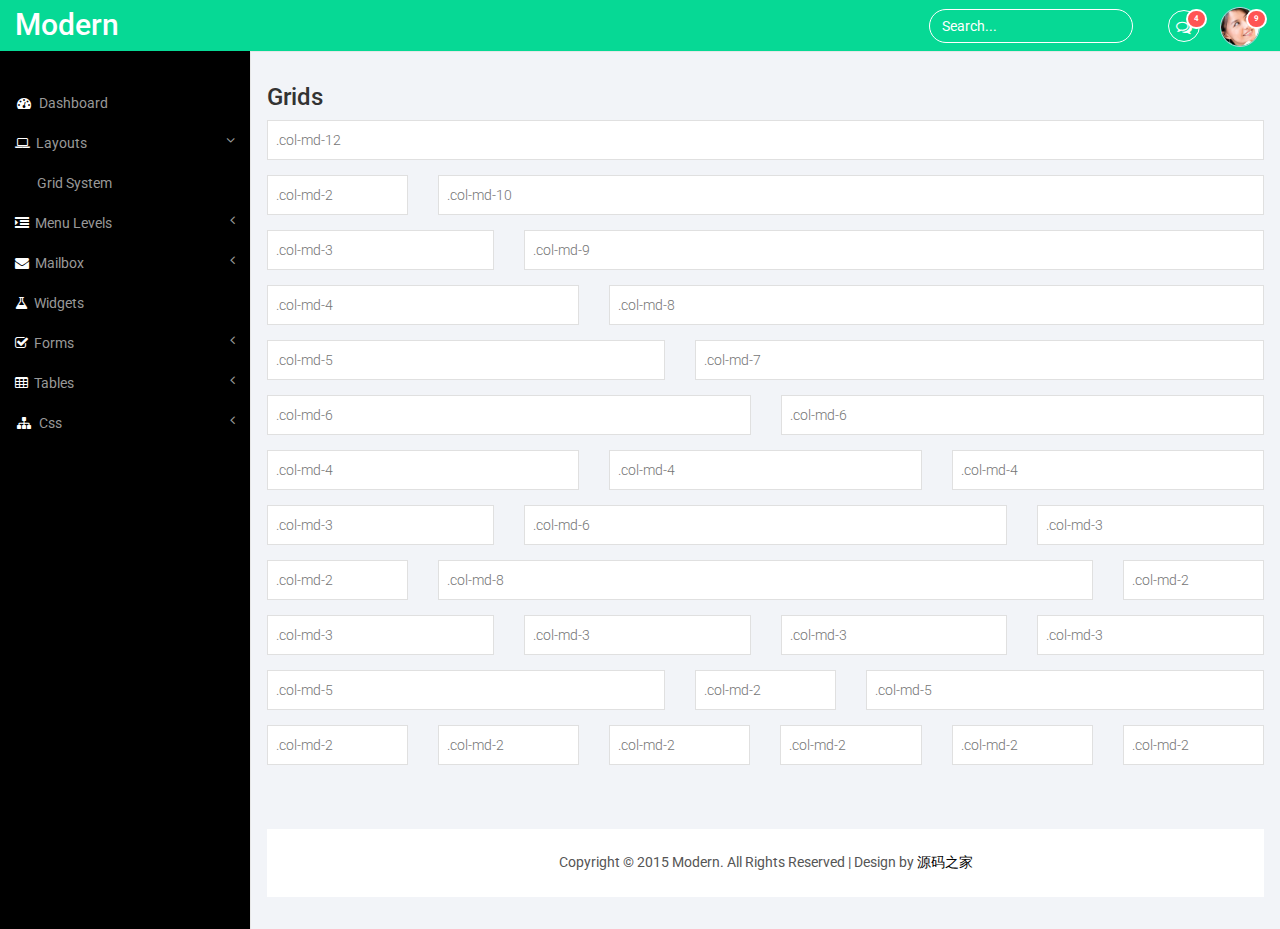
<file: static/temp/Modern_admin/grids.html>
<!--
Author: W3layouts
Author URL: http://w3layouts.com
License: Creative Commons Attribution 3.0 Unported
License URL: http://creativecommons.org/licenses/by/3.0/
-->
<!DOCTYPE HTML>
<html>
<head>
<title>Modern an Admin Panel Category Flat Bootstarp Resposive Website Template | Grids :: w3layouts</title>
<meta name="viewport" content="width=device-width, initial-scale=1">
<meta http-equiv="Content-Type" content="text/html; charset=utf-8" />
<meta name="keywords" content="Modern Responsive web template, Bootstrap Web Templates, Flat Web Templates, Andriod Compatible web template, 
Smartphone Compatible web template, free webdesigns for Nokia, Samsung, LG, SonyErricsson, Motorola web design" />
<script type="application/x-javascript"> addEventListener("load", function() { setTimeout(hideURLbar, 0); }, false); function hideURLbar(){ window.scrollTo(0,1); } </script>
 <!-- Bootstrap Core CSS -->
<link href="css/bootstrap.min.css" rel='stylesheet' type='text/css' />
<!-- Custom CSS -->
<link href="css/style.css" rel='stylesheet' type='text/css' />
<link href="css/font-awesome.css" rel="stylesheet"> 
<!-- jQuery -->
<script src="js/jquery.min.js"></script>
<!----webfonts--->
<link href='http://fonts.useso.com/css?family=Roboto:400,100,300,500,700,900' rel='stylesheet' type='text/css'>
<!---//webfonts--->  
</head>
<body>
<div id="wrapper">
     <!-- Navigation -->
        <nav class="top1 navbar navbar-default navbar-static-top" role="navigation" style="margin-bottom: 0">
            <div class="navbar-header">
                <button type="button" class="navbar-toggle" data-toggle="collapse" data-target=".navbar-collapse">
                    <span class="sr-only">Toggle navigation</span>
                    <span class="icon-bar"></span>
                    <span class="icon-bar"></span>
                    <span class="icon-bar"></span>
                </button>
                <a class="navbar-brand" href="index.html">Modern</a>
            </div>
            <!-- /.navbar-header -->
            <ul class="nav navbar-nav navbar-right">
				<li class="dropdown">
	        		<a href="#" class="dropdown-toggle" data-toggle="dropdown" aria-expanded="false"><i class="fa fa-comments-o"></i><span class="badge">4</span></a>
	        		<ul class="dropdown-menu">
						<li class="dropdown-menu-header">
							<strong>Messages</strong>
							<div class="progress thin">
							  <div class="progress-bar progress-bar-success" role="progressbar" aria-valuenow="40" aria-valuemin="0" aria-valuemax="100" style="width: 40%">
							    <span class="sr-only">40% Complete (success)</span>
							  </div>
							</div>
						</li>
						<li class="avatar">
							<a href="#">
								<img src="images/1.png" alt=""/>
								<div>New message</div>
								<small>1 minute ago</small>
								<span class="label label-info">NEW</span>
							</a>
						</li>
						<li class="avatar">
							<a href="#">
								<img src="images/2.png" alt=""/>
								<div>New message</div>
								<small>1 minute ago</small>
								<span class="label label-info">NEW</span>
							</a>
						</li>
						<li class="avatar">
							<a href="#">
								<img src="images/3.png" alt=""/>
								<div>New message</div>
								<small>1 minute ago</small>
							</a>
						</li>
						<li class="avatar">
							<a href="#">
								<img src="images/4.png" alt=""/>
								<div>New message</div>
								<small>1 minute ago</small>
							</a>
						</li>
						<li class="avatar">
							<a href="#">
								<img src="images/5.png" alt=""/>
								<div>New message</div>
								<small>1 minute ago</small>
							</a>
						</li>
						<li class="avatar">
							<a href="#">
								<img src="images/pic1.png" alt=""/>
								<div>New message</div>
								<small>1 minute ago</small>
							</a>
						</li>
						<li class="dropdown-menu-footer text-center">
							<a href="#">View all messages</a>
						</li>	
	        		</ul>
	      		</li>
			    <li class="dropdown">
	        		<a href="#" class="dropdown-toggle avatar" data-toggle="dropdown"><img src="images/1.png" alt=""/><span class="badge">9</span></a>
	        		<ul class="dropdown-menu">
						<li class="dropdown-menu-header text-center">
							<strong>Account</strong>
						</li>
						<li class="m_2"><a href="#"><i class="fa fa-bell-o"></i> Updates <span class="label label-info">42</span></a></li>
						<li class="m_2"><a href="#"><i class="fa fa-envelope-o"></i> Messages <span class="label label-success">42</span></a></li>
						<li class="m_2"><a href="#"><i class="fa fa-tasks"></i> Tasks <span class="label label-danger">42</span></a></li>
						<li><a href="#"><i class="fa fa-comments"></i> Comments <span class="label label-warning">42</span></a></li>
						<li class="dropdown-menu-header text-center">
							<strong>Settings</strong>
						</li>
						<li class="m_2"><a href="#"><i class="fa fa-user"></i> Profile</a></li>
						<li class="m_2"><a href="#"><i class="fa fa-wrench"></i> Settings</a></li>
						<li class="m_2"><a href="#"><i class="fa fa-usd"></i> Payments <span class="label label-default">42</span></a></li>
						<li class="m_2"><a href="#"><i class="fa fa-file"></i> Projects <span class="label label-primary">42</span></a></li>
						<li class="divider"></li>
						<li class="m_2"><a href="#"><i class="fa fa-shield"></i> Lock Profile</a></li>
						<li class="m_2"><a href="#"><i class="fa fa-lock"></i> Logout</a></li>	
	        		</ul>
	      		</li>
			</ul>
			<form class="navbar-form navbar-right">
              <input type="text" class="form-control" value="Search..." onFocus="this.value = '';" onBlur="if (this.value == '') {this.value = 'Search...';}">
            </form>
            <div class="navbar-default sidebar" role="navigation">
                <div class="sidebar-nav navbar-collapse">
                    <ul class="nav" id="side-menu">
                        <li>
                            <a href="index.html"><i class="fa fa-dashboard fa-fw nav_icon"></i>Dashboard</a>
                        </li>
                        <li>
                            <a href="#"><i class="fa fa-laptop nav_icon"></i>Layouts<span class="fa arrow"></span></a>
                            <ul class="nav nav-second-level">
                                <li>
                                    <a href="grids.html">Grid System</a>
                                </li>
                            </ul>
                            <!-- /.nav-second-level -->
                        </li>
                        <li>
                            <a href="#"><i class="fa fa-indent nav_icon"></i>Menu Levels<span class="fa arrow"></span></a>
                            <ul class="nav nav-second-level">
                                <li>
                                    <a href="graphs.html">Graphs</a>
                                </li>
                                <li>
                                    <a href="typography.html">Typography</a>
                                </li>
                            </ul>
                            <!-- /.nav-second-level -->
                        </li>
                        <li>
                            <a href="#"><i class="fa fa-envelope nav_icon"></i>Mailbox<span class="fa arrow"></span></a>
                            <ul class="nav nav-second-level">
                                <li>
                                    <a href="inbox.html">Inbox</a>
                                </li>
                                <li>
                                    <a href="compose.html">Compose email</a>
                                </li>
                            </ul>
                            <!-- /.nav-second-level -->
                        </li>
                        <li>
                            <a href="widgets.html"><i class="fa fa-flask nav_icon"></i>Widgets</a>
                        </li>
                         <li>
                            <a href="#"><i class="fa fa-check-square-o nav_icon"></i>Forms<span class="fa arrow"></span></a>
                            <ul class="nav nav-second-level">
                                <li>
                                    <a href="forms.html">Basic Forms</a>
                                </li>
                                <li>
                                    <a href="validation.html">Validation</a>
                                </li>
                            </ul>
                            <!-- /.nav-second-level -->
                        </li>
                        <li>
                            <a href="#"><i class="fa fa-table nav_icon"></i>Tables<span class="fa arrow"></span></a>
                            <ul class="nav nav-second-level">
                                <li>
                                    <a href="basic_tables.html">Basic Tables</a>
                                </li>
                            </ul>
                            <!-- /.nav-second-level -->
                        </li>
                        <li>
                            <a href="#"><i class="fa fa-sitemap fa-fw nav_icon"></i>Css<span class="fa arrow"></span></a>
                            <ul class="nav nav-second-level">
                                <li>
                                    <a href="media.html">Media</a>
                                </li>
                                <li>
                                    <a href="login.html">Login</a>
                                </li>
                            </ul>
                            <!-- /.nav-second-level -->
                        </li>
                    </ul>
                </div>
                <!-- /.sidebar-collapse -->
            </div>
            <!-- /.navbar-static-side -->
        </nav>
        <div id="page-wrapper">
        <div class="graphs">
	   <div class="md">
		 <h3>Grids</h3>
		<div class="form-group">
		  <div class="row">
			<div class="col-md-12">
				<input type="text" class="form-control1" placeholder=".col-md-12">
			</div>
			<div class="clearfix"> </div>
		   </div>
		</div>
		<div class="form-group">
			<div class="row">
				<div class="col-md-2 grid_box1">
					<input type="text" class="form-control1" placeholder=".col-md-2">
				</div>
				<div class="col-md-10">
					<input type="text" class="form-control1" placeholder=".col-md-10">
				</div>
				<div class="clearfix"> </div>
			</div>
		</div>
		<div class="form-group">
			<div class="row">
				<div class="col-md-3 grid_box1">
					<input type="text" class="form-control1" placeholder=".col-md-3">
				</div>
				<div class="col-md-9">
					<input type="text" class="form-control1" placeholder=".col-md-9">
				</div>
				<div class="clearfix"> </div>
			</div>
		</div>
		<div class="form-group">
			<div class="row">
				<div class="col-md-4 grid_box1">
					<input type="text" class="form-control1" placeholder=".col-md-4">
				</div>
				<div class="col-md-8">
					<input type="text" class="form-control1" placeholder=".col-md-8">
				</div>
				<div class="clearfix"> </div>
			</div>
		</div>	
		<div class="form-group">
			<div class="row">
				<div class="col-md-5 grid_box1">
					<input type="text" class="form-control1" placeholder=".col-md-5">
				</div>
				<div class="col-md-7">
					<input type="text" class="form-control1" placeholder=".col-md-7">
				</div>
				<div class="clearfix"> </div>
			</div>
		</div>	
		<div class="form-group">
			<div class="row">
				<div class="col-md-6 grid_box1">
					<input type="text" class="form-control1" placeholder=".col-md-6">
				</div>
				<div class="col-md-6">
					<input type="text" class="form-control1" placeholder=".col-md-6">
				</div>
				<div class="clearfix"> </div>
			</div>
		   </div>	
		   <div class="form-group">
		<div class="row">
			<div class="col-md-4 grid_box1">
				<input type="text" class="form-control1" placeholder=".col-md-4">
			</div>
			<div class="col-md-4 grid_box1">
				<input type="text" class="form-control1" placeholder=".col-md-4">
			</div>
			<div class="col-md-4">
				<input type="text" class="form-control1" placeholder=".col-md-4">
			</div>
			<div class="clearfix"> </div>
		</div>
		   </div>	
		   <div class="form-group">
		<div class="row">
			<div class="col-md-3 grid_box1">
				<input type="text" class="form-control1" placeholder=".col-md-3">
			</div>
			<div class="col-md-6 grid_box1">
				<input type="text" class="form-control1" placeholder=".col-md-6">
			</div>
			<div class="col-md-3">
				<input type="text" class="form-control1" placeholder=".col-md-3">
			</div>
			<div class="clearfix"> </div>
		</div>
		   </div>	
		   <div class="form-group">
		<div class="row">
			<div class="col-md-2 grid_box1">
				<input type="text" class="form-control1" placeholder=".col-md-2">
			</div>
			<div class="col-md-8 grid_box1">
				<input type="text" class="form-control1" placeholder=".col-md-8">
			</div>
			<div class="col-md-2">
				<input type="text" class="form-control1" placeholder=".col-md-2">
			</div>
			<div class="clearfix"> </div>
		</div>
		   </div>	
		   <div class="form-group">
		<div class="row">
			<div class="col-md-3 grid_box1">
				<input type="text" class="form-control1" placeholder=".col-md-3">
			</div>
			<div class="col-md-3 grid_box1">
				<input type="text" class="form-control1" placeholder=".col-md-3">
			</div>
			<div class="col-md-3 grid_box1">
				<input type="text" class="form-control1" placeholder=".col-md-3">
			</div>
			<div class="col-md-3">
				<input type="text" class="form-control1" placeholder=".col-md-3">
			</div>
			<div class="clearfix"> </div>
		</div>
		   </div>	
		   <div class="form-group">
		<div class="row">
			<div class="col-md-5 grid_box1">
				<input type="text" class="form-control1" placeholder=".col-md-5">
			</div>
			<div class="col-md-2 grid_box1">
				<input type="text" class="form-control1" placeholder=".col-md-2">
			</div>
			<div class="col-md-5">
				<input type="text" class="form-control1" placeholder=".col-md-5">
			</div>
			<div class="clearfix"> </div>
		</div>
		   </div>	
		   <div class="form-group mb-n">
			<div class="row">
				<div class="col-md-2 grid_box1">
					<input type="text" class="form-control1" placeholder=".col-md-2">
				</div>
				<div class="col-md-2 grid_box1">
					<input type="text" class="form-control1" placeholder=".col-md-2">
				</div>
				<div class="col-md-2 grid_box1">
					<input type="text" class="form-control1" placeholder=".col-md-2">
				</div>
				<div class="col-md-2 grid_box1">
					<input type="text" class="form-control1" placeholder=".col-md-2">
				</div>
				<div class="col-md-2 grid_box1">
					<input type="text" class="form-control1" placeholder=".col-md-2">
				</div>
				<div class="col-md-2">
					<input type="text" class="form-control1" placeholder=".col-md-2">
				</div>
				<div class="clearfix"> </div>
			</div>
		   </div>	
        </div>	
        <div class="copy_layout">
         <p>Copyright © 2015 Modern. All Rights Reserved | Design by <a href="http://www.mycodes.net/" target="_blank">源码之家</a> </p>
        </div>					
       </div>
      </div>
      <!-- /#page-wrapper -->
   </div>
    <!-- /#wrapper -->
    <!-- Nav CSS -->
<link href="css/custom.css" rel="stylesheet">
<!-- Metis Menu Plugin JavaScript -->
<script src="js/metisMenu.min.js"></script>
<script src="js/custom.js"></script>
<!-- Bootstrap Core JavaScript -->
<script src="js/bootstrap.min.js"></script>
</body>
</html>
</file>
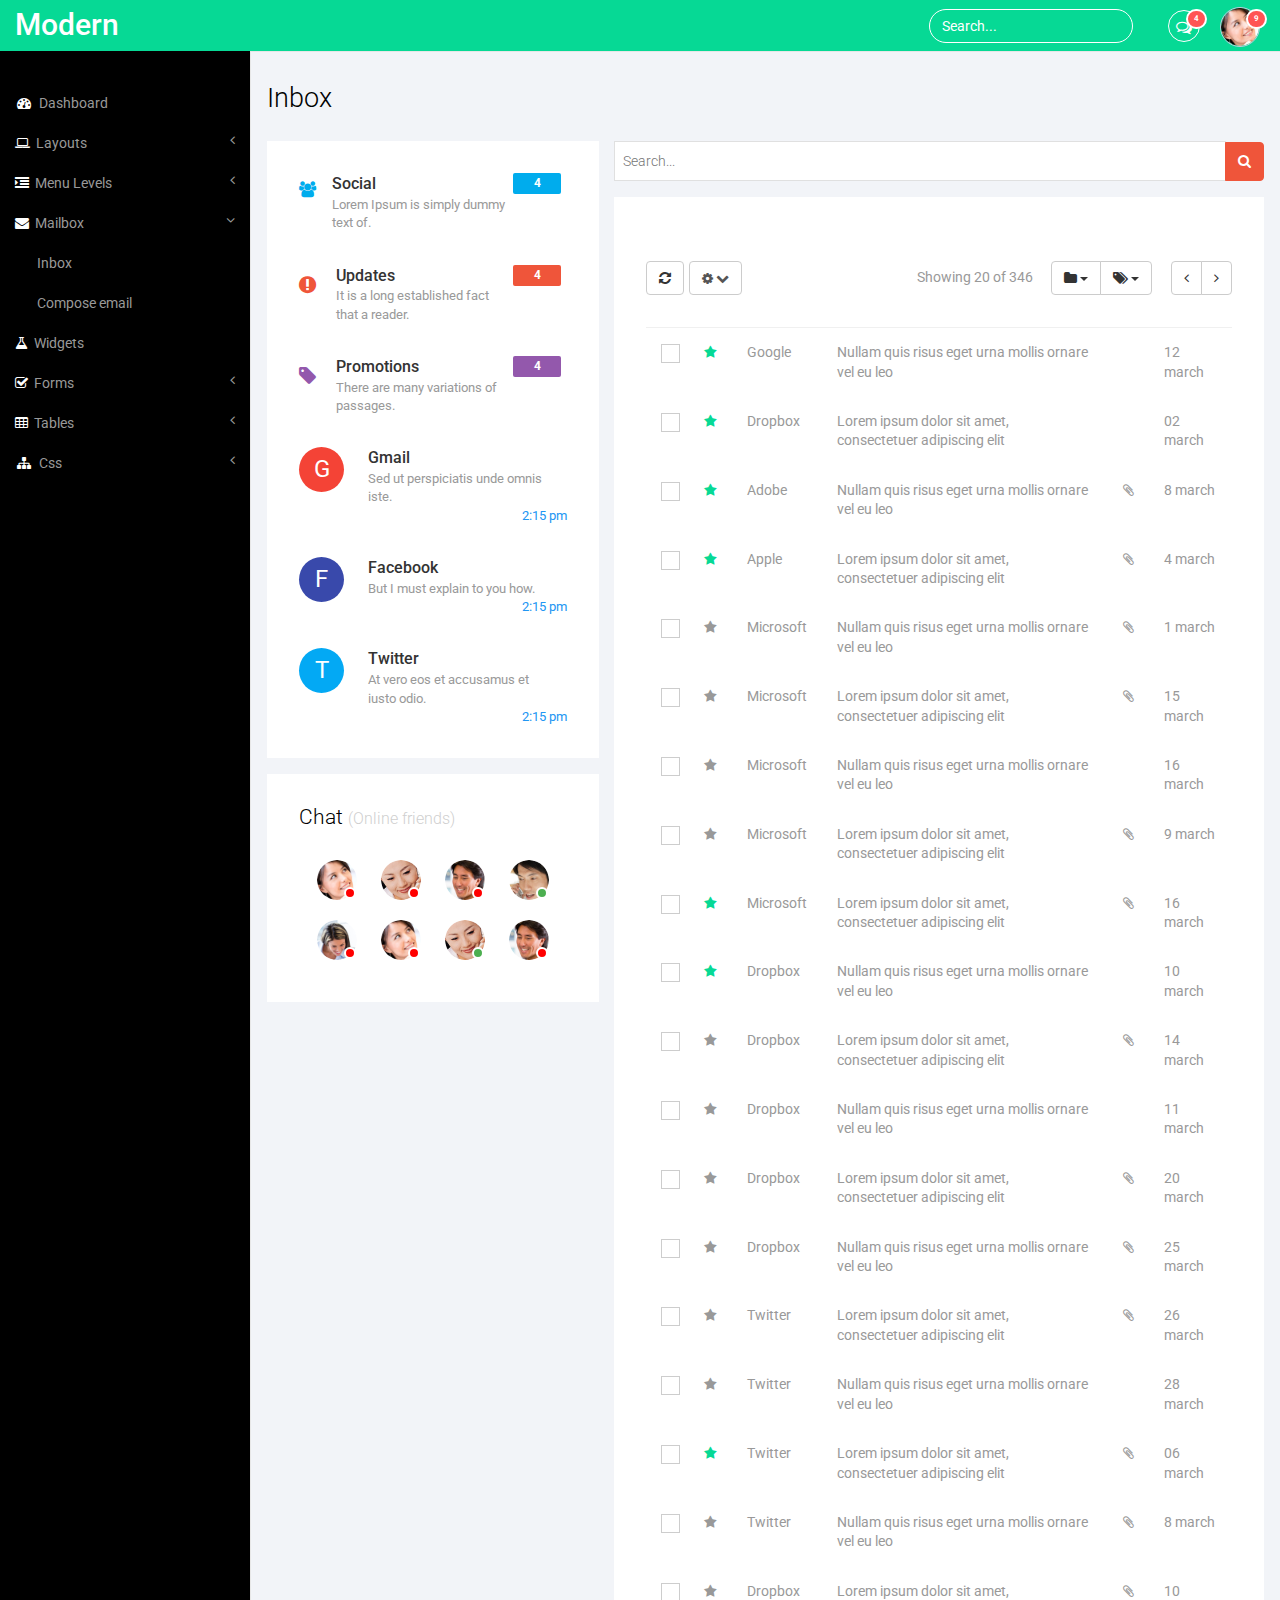
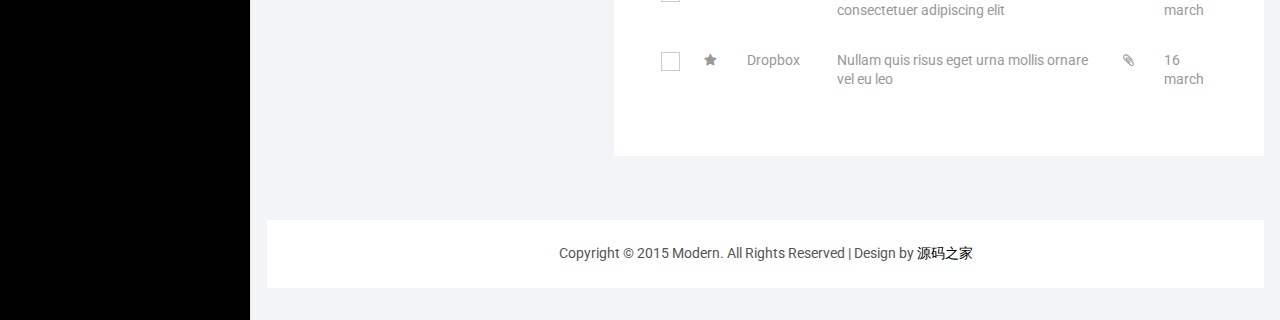
<file: static/temp/Modern_admin/inbox.html>
<!--
Author: W3layouts
Author URL: http://w3layouts.com
License: Creative Commons Attribution 3.0 Unported
License URL: http://creativecommons.org/licenses/by/3.0/
-->
<!DOCTYPE HTML>
<html>
<head>
<title>Modern an Admin Panel Category Flat Bootstarp Resposive Website Template | Inbox :: w3layouts</title>
<meta name="viewport" content="width=device-width, initial-scale=1">
<meta http-equiv="Content-Type" content="text/html; charset=utf-8" />
<meta name="keywords" content="Modern Responsive web template, Bootstrap Web Templates, Flat Web Templates, Andriod Compatible web template, 
Smartphone Compatible web template, free webdesigns for Nokia, Samsung, LG, SonyErricsson, Motorola web design" />
<script type="application/x-javascript"> addEventListener("load", function() { setTimeout(hideURLbar, 0); }, false); function hideURLbar(){ window.scrollTo(0,1); } </script>
 <!-- Bootstrap Core CSS -->
<link href="css/bootstrap.min.css" rel='stylesheet' type='text/css' />
<!-- Custom CSS -->
<link href="css/style.css" rel='stylesheet' type='text/css' />
<link href="css/font-awesome.css" rel="stylesheet"> 
<!-- jQuery -->
<script src="js/jquery.min.js"></script>
<!----webfonts--->
<link href='http://fonts.useso.com/css?family=Roboto:400,100,300,500,700,900' rel='stylesheet' type='text/css'>
<!---//webfonts--->  
<!-- Bootstrap Core JavaScript -->
<script src="js/bootstrap.min.js"></script>
</head>
<body>
<div id="wrapper">
     <!-- Navigation -->
        <nav class="top1 navbar navbar-default navbar-static-top" role="navigation" style="margin-bottom: 0">
            <div class="navbar-header">
                <button type="button" class="navbar-toggle" data-toggle="collapse" data-target=".navbar-collapse">
                    <span class="sr-only">Toggle navigation</span>
                    <span class="icon-bar"></span>
                    <span class="icon-bar"></span>
                    <span class="icon-bar"></span>
                </button>
                <a class="navbar-brand" href="index.html">Modern</a>
            </div>
            <!-- /.navbar-header -->
            <ul class="nav navbar-nav navbar-right">
				<li class="dropdown">
	        		<a href="#" class="dropdown-toggle" data-toggle="dropdown" aria-expanded="false"><i class="fa fa-comments-o"></i><span class="badge">4</span></a>
	        		<ul class="dropdown-menu">
						<li class="dropdown-menu-header">
							<strong>Messages</strong>
							<div class="progress thin">
							  <div class="progress-bar progress-bar-success" role="progressbar" aria-valuenow="40" aria-valuemin="0" aria-valuemax="100" style="width: 40%">
							    <span class="sr-only">40% Complete (success)</span>
							  </div>
							</div>
						</li>
						<li class="avatar">
							<a href="#">
								<img src="images/1.png" alt=""/>
								<div>New message</div>
								<small>1 minute ago</small>
								<span class="label label-info">NEW</span>
							</a>
						</li>
						<li class="avatar">
							<a href="#">
								<img src="images/2.png" alt=""/>
								<div>New message</div>
								<small>1 minute ago</small>
								<span class="label label-info">NEW</span>
							</a>
						</li>
						<li class="avatar">
							<a href="#">
								<img src="images/3.png" alt=""/>
								<div>New message</div>
								<small>1 minute ago</small>
							</a>
						</li>
						<li class="avatar">
							<a href="#">
								<img src="images/4.png" alt=""/>
								<div>New message</div>
								<small>1 minute ago</small>
							</a>
						</li>
						<li class="avatar">
							<a href="#">
								<img src="images/5.png" alt=""/>
								<div>New message</div>
								<small>1 minute ago</small>
							</a>
						</li>
						<li class="avatar">
							<a href="#">
								<img src="images/pic1.png" alt=""/>
								<div>New message</div>
								<small>1 minute ago</small>
							</a>
						</li>
						<li class="dropdown-menu-footer text-center">
							<a href="#">View all messages</a>
						</li>	
	        		</ul>
	      		</li>
			    <li class="dropdown">
	        		<a href="#" class="dropdown-toggle avatar" data-toggle="dropdown"><img src="images/1.png" alt=""/><span class="badge">9</span></a>
	        		<ul class="dropdown-menu">
						<li class="dropdown-menu-header text-center">
							<strong>Account</strong>
						</li>
						<li class="m_2"><a href="#"><i class="fa fa-bell-o"></i> Updates <span class="label label-info">42</span></a></li>
						<li class="m_2"><a href="#"><i class="fa fa-envelope-o"></i> Messages <span class="label label-success">42</span></a></li>
						<li class="m_2"><a href="#"><i class="fa fa-tasks"></i> Tasks <span class="label label-danger">42</span></a></li>
						<li><a href="#"><i class="fa fa-comments"></i> Comments <span class="label label-warning">42</span></a></li>
						<li class="dropdown-menu-header text-center">
							<strong>Settings</strong>
						</li>
						<li class="m_2"><a href="#"><i class="fa fa-user"></i> Profile</a></li>
						<li class="m_2"><a href="#"><i class="fa fa-wrench"></i> Settings</a></li>
						<li class="m_2"><a href="#"><i class="fa fa-usd"></i> Payments <span class="label label-default">42</span></a></li>
						<li class="m_2"><a href="#"><i class="fa fa-file"></i> Projects <span class="label label-primary">42</span></a></li>
						<li class="divider"></li>
						<li class="m_2"><a href="#"><i class="fa fa-shield"></i> Lock Profile</a></li>
						<li class="m_2"><a href="#"><i class="fa fa-lock"></i> Logout</a></li>	
	        		</ul>
	      		</li>
			</ul>
			<form class="navbar-form navbar-right">
              <input type="text" class="form-control" value="Search..." onFocus="this.value = '';" onBlur="if (this.value == '') {this.value = 'Search...';}">
            </form>
            <div class="navbar-default sidebar" role="navigation">
                <div class="sidebar-nav navbar-collapse">
                    <ul class="nav" id="side-menu">
                        <li>
                            <a href="index.html"><i class="fa fa-dashboard fa-fw nav_icon"></i>Dashboard</a>
                        </li>
                        <li>
                            <a href="#"><i class="fa fa-laptop nav_icon"></i>Layouts<span class="fa arrow"></span></a>
                            <ul class="nav nav-second-level">
                                <li>
                                    <a href="grids.html">Grid System</a>
                                </li>
                            </ul>
                            <!-- /.nav-second-level -->
                        </li>
                        <li>
                            <a href="#"><i class="fa fa-indent nav_icon"></i>Menu Levels<span class="fa arrow"></span></a>
                            <ul class="nav nav-second-level">
                                <li>
                                    <a href="graphs.html">Graphs</a>
                                </li>
                                <li>
                                    <a href="typography.html">Typography</a>
                                </li>
                            </ul>
                            <!-- /.nav-second-level -->
                        </li>
                        <li>
                            <a href="#"><i class="fa fa-envelope nav_icon"></i>Mailbox<span class="fa arrow"></span></a>
                            <ul class="nav nav-second-level">
                                <li>
                                    <a href="inbox.html">Inbox</a>
                                </li>
                                <li>
                                    <a href="compose.html">Compose email</a>
                                </li>
                            </ul>
                            <!-- /.nav-second-level -->
                        </li>
                        <li>
                            <a href="widgets.html"><i class="fa fa-flask nav_icon"></i>Widgets</a>
                        </li>
                         <li>
                            <a href="#"><i class="fa fa-check-square-o nav_icon"></i>Forms<span class="fa arrow"></span></a>
                            <ul class="nav nav-second-level">
                                <li>
                                    <a href="forms.html">Basic Forms</a>
                                </li>
                                <li>
                                    <a href="validation.html">Validation</a>
                                </li>
                            </ul>
                            <!-- /.nav-second-level -->
                        </li>
                        <li>
                            <a href="#"><i class="fa fa-table nav_icon"></i>Tables<span class="fa arrow"></span></a>
                            <ul class="nav nav-second-level">
                                <li>
                                    <a href="basic_tables.html">Basic Tables</a>
                                </li>
                            </ul>
                            <!-- /.nav-second-level -->
                        </li>
                        <li>
                            <a href="#"><i class="fa fa-sitemap fa-fw nav_icon"></i>Css<span class="fa arrow"></span></a>
                            <ul class="nav nav-second-level">
                                <li>
                                    <a href="media.html">Media</a>
                                </li>
                                <li>
                                    <a href="login.html">Login</a>
                                </li>
                            </ul>
                            <!-- /.nav-second-level -->
                        </li>
                    </ul>
                </div>
                <!-- /.sidebar-collapse -->
            </div>
            <!-- /.navbar-static-side -->
        </nav>
        <div id="page-wrapper">
        <div class="graphs">
	     <div class="xs">
  	     <h3>Inbox</h3>
  	        <div class="col-md-4 email-list1">
               <ul class="collection">
                    <li class="collection-item avatar email-unread">
                      <i class="fa fa-users icon_1"></i>
                      <div class="avatar_left">
                      	<span class="email-title">Social</span>
                        <p class="truncate grey-text ultra-small">Lorem Ipsum is simply dummy text of.</p>
                      </div>
                      <a href="#!" class="secondary-content"><span class="new badge blue">4</span></a>
                      <div class="clearfix"> </div>
                    </li>
                    <li class="collection-item avatar email-unread">
                      <i class="fa fa-exclamation-circle icon_2"></i>
                      <div class="avatar_left">
                      	<span class="email-title">Updates</span>
                        <p class="truncate grey-text ultra-small">It is a long established fact that a reader.</p>
                      </div>
                      <a href="#!" class="secondary-content"><span class="new badge red">4</span></a>
                      <div class="clearfix"> </div>
                    </li>
                    <li class="collection-item avatar email-unread">
                      <i class="fa fa-tag icon_3"></i>
                      <div class="avatar_left">
                      	<span class="email-title">Promotions</span>
                        <p class="truncate grey-text ultra-small">There are many variations of passages.</p>
                      </div>
                      <a href="#!" class="secondary-content"><span class="new badge blue1">4</span></a>
                      <div class="clearfix"> </div>
                    </li>
                    <li class="collection-item avatar email-unread">
                      <i class="icon_4">G</i>
                      <div class="avatar_left">
                      	<span class="email-title">Gmail</span>
                        <p class="truncate grey-text ultra-small">Sed ut perspiciatis unde omnis iste.</p>
                      </div>
                      <a href="#!" class="secondary-content"><span class="blue-text ultra-small">2:15 pm</span></a>
                      <div class="clearfix"> </div>
                    </li>
                    <li class="collection-item avatar email-unread">
                      <i class="icon_4 icon_5">F</i>
                      <div class="avatar_left">
                      	<span class="email-title">Facebook</span>
                        <p class="truncate grey-text ultra-small">But I must explain to you how.</p>
                      </div>
                      <a href="#!" class="secondary-content"><span class="blue-text ultra-small">2:15 pm</span></a>
                      <div class="clearfix"> </div>
                    </li>
                    <li class="collection-item avatar email-unread email_last">
                      <i class="icon_4 icon_6">T</i>
                      <div class="avatar_left">
                      	<span class="email-title">Twitter</span>
                        <p class="truncate grey-text ultra-small">At vero eos et accusamus et iusto odio.</p>
                      </div>
                      <a href="#!" class="secondary-content"><span class="blue-text ultra-small">2:15 pm</span></a>
                      <div class="clearfix"> </div>
                    </li>
              </ul>
         <div class="content-box  mrg15B">
          <div class="content-box-wrapper text-center">
            <h4 class="content-box-header">
            Chat
            <small>(Online friends)</small>
            </h4>
            <div class="status-badge mrg10A">
                <img class="img-circle" width="40" src="images/1.png" alt="">
                <div class="small-badge bg-red"></div>
            </div>
            <div class="status-badge mrg10A">
                <img class="img-circle" width="40" src="images/2.png" alt="">
                <div class="small-badge bg-orange"></div>
            </div>
            <div class="status-badge mrg10A">
                <img class="img-circle" width="40" src="images/3.png" alt="">
                <div class="small-badge bg-red"></div>
            </div>
            <div class="status-badge mrg10A">
                <img class="img-circle" width="40" src="images/4.png" alt="">
                <div class="small-badge bg-green1"></div>
            </div>
            <div class="status-badge mrg10A">
                <img class="img-circle" width="40" src="images/5.png" alt="">
                <div class="small-badge bg-orange"></div>
            </div>
            <div class="status-badge mrg10A">
                <img class="img-circle" width="40" src="images/1.png" alt="">
                <div class="small-badge bg-red"></div>
            </div>
            <div class="status-badge mrg10A">
                <img class="img-circle" width="40" src="images/2.png" alt="">
                <div class="small-badge bg-green1"></div>
            </div>
            <div class="status-badge mrg10A">
                <img class="img-circle" width="40" src="images/3.png" alt="">
                <div class="small-badge bg-orange"></div>
            </div>
          </div>
        </div>
        </div>
        <div class="col-md-8 inbox_right">
         	<form action="#" method="GET">
                <div class="input-group">
                    <input type="text" name="search" class="form-control1 input-search" placeholder="Search...">
                    <span class="input-group-btn">
                        <button class="btn btn-success" type="button"><i class="fa fa-search"></i></button>
                    </span>
                </div><!-- Input Group -->
            </form>
            <div class="mailbox-content">
               <div class="mail-toolbar clearfix">
			     <div class="float-left">
			        <div class="btn btn_1 btn-default mrg5R">
			           <i class="fa fa-refresh"> </i>
			        </div>
			        <div class="dropdown">
			            <a href="#" title="" class="btn btn-default" data-toggle="dropdown" aria-expanded="false">
			                <i class="fa fa-cog icon_8"></i>
			                <i class="fa fa-chevron-down icon_8"></i>
			            <div class="ripple-wrapper"></div></a>
			            <ul class="dropdown-menu float-right">
			                <li>
			                    <a href="#" title="">
			                        <i class="fa fa-pencil-square-o icon_9"></i>
			                        Edit
			                    </a>
			                </li>
			                <li>
			                    <a href="#" title="">
			                        <i class="fa fa-calendar icon_9"></i>
			                        Schedule
			                    </a>
			                </li>
			                <li>
			                    <a href="#" title="">
			                        <i class="fa fa-download icon_9"></i>
			                        Download
			                    </a>
			                </li>
			                <li class="divider"></li>
			                <li>
			                    <a href="#" class="font-red" title="">
			                        <i class="fa fa-times" icon_9=""></i>
			                        Delete
			                    </a>
			                </li>
			            </ul>
			        </div>
			        <div class="clearfix"> </div>
			    </div>
			    <div class="float-right">
			        
			              
                            <span class="text-muted m-r-sm">Showing 20 of 346 </span>
                            <div class="btn-group m-r-sm mail-hidden-options" style="display: inline-block;">
                                <div class="btn-group">
                                    <a class="btn btn-default dropdown-toggle" data-toggle="dropdown" aria-expanded="false"><i class="fa fa-folder"></i> <span class="caret"></span></a>
                                    <ul class="dropdown-menu dropdown-menu-right" role="menu">
                                        <li><a href="#">Social</a></li>
                                        <li><a href="#">Forums</a></li>
                                        <li><a href="#">Updates</a></li>
                                        <li class="divider"></li>
                                        <li><a href="#">Spam</a></li>
                                        <li><a href="#">Trash</a></li>
                                        <li class="divider"></li>
                                        <li><a href="#">New</a></li>
                                    </ul>
                                </div>
                                <div class="btn-group">
                                    <a class="btn btn-default dropdown-toggle" data-toggle="dropdown" aria-expanded="false"><i class="fa fa-tags"></i> <span class="caret"></span></a>
                                    <ul class="dropdown-menu dropdown-menu-right" role="menu">
                                        <li><a href="#">Work</a></li>
                                        <li><a href="#">Family</a></li>
                                        <li><a href="#">Social</a></li>
                                        <li class="divider"></li>
                                        <li><a href="#">Primary</a></li>
                                        <li><a href="#">Promotions</a></li>
                                        <li><a href="#">Forums</a></li>
                                    </ul>
                                </div>
                            </div>
                            <div class="btn-group">
                                <a class="btn btn-default"><i class="fa fa-angle-left"></i></a>
                                <a class="btn btn-default"><i class="fa fa-angle-right"></i></a>
                            </div>
                        
			        
			    </div>
               </div>
                <table class="table">
                    <tbody>
                        <tr class="unread checked">
                            <td class="hidden-xs">
                                <input type="checkbox" class="checkbox">
                            </td>
                            <td class="hidden-xs">
                                <i class="fa fa-star icon-state-warning"></i>
                            </td>
                            <td class="hidden-xs">
                                Google
                            </td>
                            <td>
                                Nullam quis risus eget urna mollis ornare vel eu leo
                            </td>
                            <td>
                            </td>
                            <td>
                                12 march
                            </td>
                        </tr>
                        <tr class="unread checked">
                            <td class="hidden-xs">
                            	<input type="checkbox" class="checkbox">
                            </td>
                            <td class="hidden-xs">
                                <i class="fa fa-star icon-state-warning"></i>
                            </td>
                            <td class="hidden-xs">
                                Dropbox
                            </td>
                            <td>
                                Lorem ipsum dolor sit amet, consectetuer adipiscing elit
                            </td>
                            <td>
                            </td>
                            <td>
                                02 march
                            </td>
                        </tr>
                        <tr class="unread checked">
                            <td class="hidden-xs">
                                <input type="checkbox" class="checkbox">
                            </td>
                            <td class="hidden-xs">
                                <i class="fa fa-star icon-state-warning"></i>
                            </td>
                            <td class="hidden-xs">
                                Adobe
                            </td>
                            <td>
                                Nullam quis risus eget urna mollis ornare vel eu leo
                            </td>
                            <td>
                                <i class="fa fa-paperclip"></i>
                            </td>
                            <td>
                                8 march
                            </td>
                        </tr>
                        <tr class="unread checked">
                            <td class="hidden-xs">
                                <input type="checkbox" class="checkbox">
                            </td>
                            <td class="hidden-xs">
                                <i class="fa fa-star icon-state-warning"></i>
                            </td>
                            <td class="hidden-xs">
                                Apple
                            </td>
                            <td>
                                Lorem ipsum dolor sit amet, consectetuer adipiscing elit
                            </td>
                            <td>
                                <i class="fa fa-paperclip"></i>
                            </td>
                            <td>
                                4 march
                            </td>
                        </tr>
                        <tr class="read checked">
                            <td class="hidden-xs">
                                <input type="checkbox" class="checkbox">
                            </td>
                            <td class="hidden-xs">
                                <i class="fa fa-star"></i>
                            </td>
                            <td class="hidden-xs">
                                Microsoft
                            </td>
                            <td>
                                Nullam quis risus eget urna mollis ornare vel eu leo
                            </td>
                            <td>
                                <i class="fa fa-paperclip"></i>
                            </td>
                            <td>
                                1 march
                            </td>
                        </tr>
                        <tr class="read checked">
                            <td class="hidden-xs">
                                <input type="checkbox" class="checkbox">
                            </td>
                            <td class="hidden-xs">
                                <i class="fa fa-star"></i>
                            </td>
                            <td class="hidden-xs">
                                Microsoft
                            </td>
                            <td>
                                Lorem ipsum dolor sit amet, consectetuer adipiscing elit
                            </td>
                            <td>
                                <i class="fa fa-paperclip"></i>
                            </td>
                            <td>
                                15 march
                            </td>
                        </tr>
                        <tr class="read checked">
                            <td class="hidden-xs">
                                <input type="checkbox" class="checkbox">
                            </td>
                            <td class="hidden-xs">
                                <i class="fa fa-star"></i>
                            </td>
                            <td class="hidden-xs">
                                Microsoft
                            </td>
                            <td>
                                Nullam quis risus eget urna mollis ornare vel eu leo
                            </td>
                            <td>
                            </td>
                            <td>
                                16 march
                            </td>
                        </tr>
                        <tr class="read checked">
                            <td class="hidden-xs">
                                <input type="checkbox" class="checkbox">
                            </td>
                            <td class="hidden-xs">
                                <i class="fa fa-star"></i>
                            </td>
                            <td class="hidden-xs">
                                Microsoft
                            </td>
                            <td>
                                Lorem ipsum dolor sit amet, consectetuer adipiscing elit
                            </td>
                            <td>
                                <i class="fa fa-paperclip"></i>
                            </td>
                            <td>
                                9 march
                            </td>
                        </tr>
                        <tr class="read checked">
                            <td class="hidden-xs">
                                <input type="checkbox" class="checkbox">
                            </td>
                            <td class="hidden-xs">
                                <i class="fa fa-star icon-state-warning"></i>
                            </td>
                            <td class="hidden-xs">
                                Microsoft
                            </td>
                            <td>
                                Lorem ipsum dolor sit amet, consectetuer adipiscing elit
                            </td>
                            <td>
                                <i class="fa fa-paperclip"></i>
                            </td>
                            <td>
                                16 march
                            </td>
                        </tr>
                        <tr class="read checked">
                            <td class="hidden-xs">
                                <input type="checkbox" class="checkbox">
                            </td>
                            <td class="hidden-xs">
                                <i class="fa fa-star icon-state-warning"></i>
                            </td>
                            <td class="hidden-xs">
                                Dropbox
                            </td>
                            <td>
                                Nullam quis risus eget urna mollis ornare vel eu leo
                            </td>
                            <td>
                            </td>
                            <td>
                                10 march
                            </td>
                        </tr>
                        <tr class="read checked">
                            <td class="hidden-xs">
                                <input type="checkbox" class="checkbox">
                            </td>
                            <td class="hidden-xs">
                                <i class="fa fa-star"></i>
                            </td>
                            <td class="hidden-xs">
                                Dropbox
                            </td>
                            <td>
                                Lorem ipsum dolor sit amet, consectetuer adipiscing elit
                            </td>
                            <td>
                                <i class="fa fa-paperclip"></i>
                            </td>
                            <td>
                                14 march
                            </td>
                        </tr>
                        <tr class="read checked">
                            <td class="hidden-xs">
                                <input type="checkbox" class="checkbox">
                            </td>
                            <td class="hidden-xs">
                                <i class="fa fa-star"></i>
                            </td>
                            <td class="hidden-xs">
                                Dropbox
                            </td>
                            <td>
                                Nullam quis risus eget urna mollis ornare vel eu leo
                            </td>
                            <td>
                            </td>
                            <td>
                                11 march
                            </td>
                        </tr>
                        <tr class="read checked">
                            <td class="hidden-xs">
                                <input type="checkbox" class="checkbox">
                            </td>
                            <td class="hidden-xs">
                                <i class="fa fa-star"></i>
                            </td>
                            <td class="hidden-xs">
                                Dropbox
                            </td>
                            <td>
                                Lorem ipsum dolor sit amet, consectetuer adipiscing elit
                            </td>
                            <td>
                                <i class="fa fa-paperclip"></i>
                            </td>
                            <td>
                                20 march
                            </td>
                        </tr>
                        <tr class="read checked">
                            <td class="hidden-xs">
                                <input type="checkbox" class="checkbox">
                            </td>
                            <td class="hidden-xs">
                                <i class="fa fa-star"></i>
                            </td>
                            <td class="hidden-xs">
                                Dropbox
                            </td>
                            <td>
                                Nullam quis risus eget urna mollis ornare vel eu leo
                            </td>
                           <td>
                                <i class="fa fa-paperclip"></i>
                            </td>
                            <td>
                                25 march
                            </td>
                        </tr>
                        <tr class="read checked">
                            <td class="hidden-xs">
                                <input type="checkbox" class="checkbox">
                            </td>
                            <td class="hidden-xs">
                                <i class="fa fa-star"></i>
                            </td>
                            <td class="hidden-xs">
                                Twitter
                            </td>
                            <td>
                                Lorem ipsum dolor sit amet, consectetuer adipiscing elit
                            </td>
                            <td>
                                <i class="fa fa-paperclip"></i>
                            </td>
                            <td>
                                26 march
                            </td>
                        </tr>
                        <tr class="read checked">
                            <td class="hidden-xs">
                                <input type="checkbox" class="checkbox">
                            </td>
                            <td class="hidden-xs">
                                <i class="fa fa-star"></i>
                            </td>
                            <td class="hidden-xs">
                                Twitter
                            </td>
                            <td>
                                Nullam quis risus eget urna mollis ornare vel eu leo
                            </td>
                            <td>
                            </td>
                            <td>
                                28 march
                            </td>
                        </tr>
                        <tr class="read checked">
                            <td class="hidden-xs">
                                <input type="checkbox" class="checkbox">
                            </td>
                            <td class="hidden-xs">
                                <i class="fa fa-star icon-state-warning"></i>
                            </td>
                            <td class="hidden-xs">
                                Twitter
                            </td>
                            <td>
                                Lorem ipsum dolor sit amet, consectetuer adipiscing elit
                            </td>
                            <td>
                                <i class="fa fa-paperclip"></i>
                            </td>
                            <td>
                                06 march
                            </td>
                        </tr>
                        <tr class="unread checked">
                            <td class="hidden-xs">
                                <input type="checkbox" class="checkbox">
                            </td>
                            <td class="hidden-xs">
                                <i class="fa fa-star"></i>
                            </td>
                            <td class="hidden-xs">
                                Twitter
                            </td>
                            <td>
                                Nullam quis risus eget urna mollis ornare vel eu leo
                            </td>
                            <td>
                                <i class="fa fa-paperclip"></i>
                            </td>
                            <td>
                                8 march
                            </td>
                        </tr>
                        <tr class="unread checked">
                            <td class="hidden-xs">
                                <input type="checkbox" class="checkbox">
                            </td>
                            <td class="hidden-xs">
                                <i class="fa fa-star"></i>
                            </td>
                            <td class="hidden-xs">
                                Dropbox
                            </td>
                            <td>
                                Lorem ipsum dolor sit amet, consectetuer adipiscing elit
                            </td>
                            <td>
                                <i class="fa fa-paperclip"></i>
                            </td>
                            <td>
                                10 march
                            </td>
                        </tr>
                        <tr class="read checked">
                            <td class="hidden-xs">
                                <input type="checkbox" class="checkbox">
                            </td>
                            <td class="hidden-xs">
                                <i class="fa fa-star"></i>
                            </td>
                            <td class="hidden-xs">
                                Dropbox
                            </td>
                            <td>
                                Nullam quis risus eget urna mollis ornare vel eu leo
                            </td>
                            <td>
                                <i class="fa fa-paperclip"></i>
                            </td>
                            <td>
                                16 march
                            </td>
                        </tr>
                    </tbody>
                </table>
               </div>
            </div>
            <div class="clearfix"> </div>
       </div>
       <div class="copy_layout">
         <p>Copyright © 2015 Modern. All Rights Reserved | Design by <a href="http://www.mycodes.net/" target="_blank">源码之家</a> </p>
       </div>
   </div>
      </div>
      <!-- /#page-wrapper -->
   </div>
    <!-- /#wrapper -->
<!-- Nav CSS -->
<link href="css/custom.css" rel="stylesheet">
<!-- Metis Menu Plugin JavaScript -->
<script src="js/metisMenu.min.js"></script>
<script src="js/custom.js"></script>
</body>
</html>
</file>
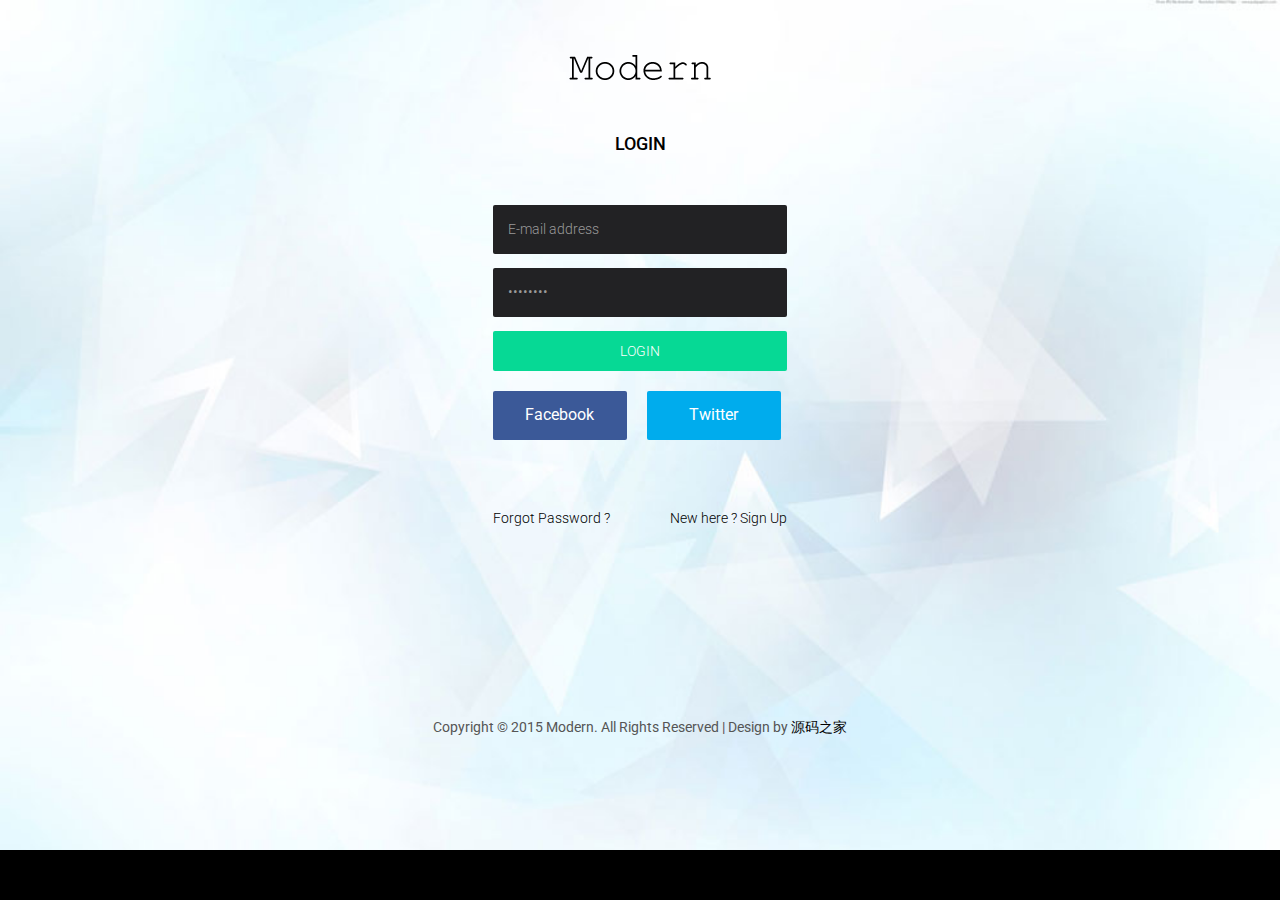
<file: static/temp/Modern_admin/login.html>
<!--
Author: W3layouts
Author URL: http://w3layouts.com
License: Creative Commons Attribution 3.0 Unported
License URL: http://creativecommons.org/licenses/by/3.0/
-->
<!DOCTYPE HTML>
<html>
<head>
<title>Modern an Admin Panel Category Flat Bootstarp Resposive Website Template | Login :: w3layouts</title>
<meta name="viewport" content="width=device-width, initial-scale=1">
<meta http-equiv="Content-Type" content="text/html; charset=utf-8" />
<meta name="keywords" content="Modern Responsive web template, Bootstrap Web Templates, Flat Web Templates, Andriod Compatible web template, 
Smartphone Compatible web template, free webdesigns for Nokia, Samsung, LG, SonyErricsson, Motorola web design" />
<script type="application/x-javascript"> addEventListener("load", function() { setTimeout(hideURLbar, 0); }, false); function hideURLbar(){ window.scrollTo(0,1); } </script>
 <!-- Bootstrap Core CSS -->
<link href="css/bootstrap.min.css" rel='stylesheet' type='text/css' />
<!-- Custom CSS -->
<link href="css/style.css" rel='stylesheet' type='text/css' />
<link href="css/font-awesome.css" rel="stylesheet"> 
<!-- jQuery -->
<script src="js/jquery.min.js"></script>
<!----webfonts--->
<link href='http://fonts.useso.com/css?family=Roboto:400,100,300,500,700,900' rel='stylesheet' type='text/css'>
<!---//webfonts--->  
<!-- Bootstrap Core JavaScript -->
<script src="js/bootstrap.min.js"></script>
</head>
<body id="login">
  <div class="login-logo">
    <a href="index.html"><img src="images/logo.png" alt=""/></a>
  </div>
  <h2 class="form-heading">login</h2>
  <div class="app-cam">
	  <form>
		<input type="text" class="text" value="E-mail address" onFocus="this.value = '';" onBlur="if (this.value == '') {this.value = 'E-mail address';}">
		<input type="password" value="Password" onFocus="this.value = '';" onBlur="if (this.value == '') {this.value = 'Password';}">
		<div class="submit"><input type="submit" onClick="myFunction()" value="Login"></div>
		<div class="login-social-link">
          <a href="index.html" class="facebook">
              Facebook
          </a>
          <a href="index.html" class="twitter">
              Twitter
          </a>
        </div>
		<ul class="new">
			<li class="new_left"><p><a href="#">Forgot Password ?</a></p></li>
			<li class="new_right"><p class="sign">New here ?<a href="register.html"> Sign Up</a></p></li>
			<div class="clearfix"></div>
		</ul>
	</form>
  </div>
   <div class="copy_layout login">
      <p>Copyright © 2015 Modern. All Rights Reserved | Design by <a href="http://www.mycodes.net/" target="_blank">源码之家</a> </p>
   </div>
</body>
</html>
</file>
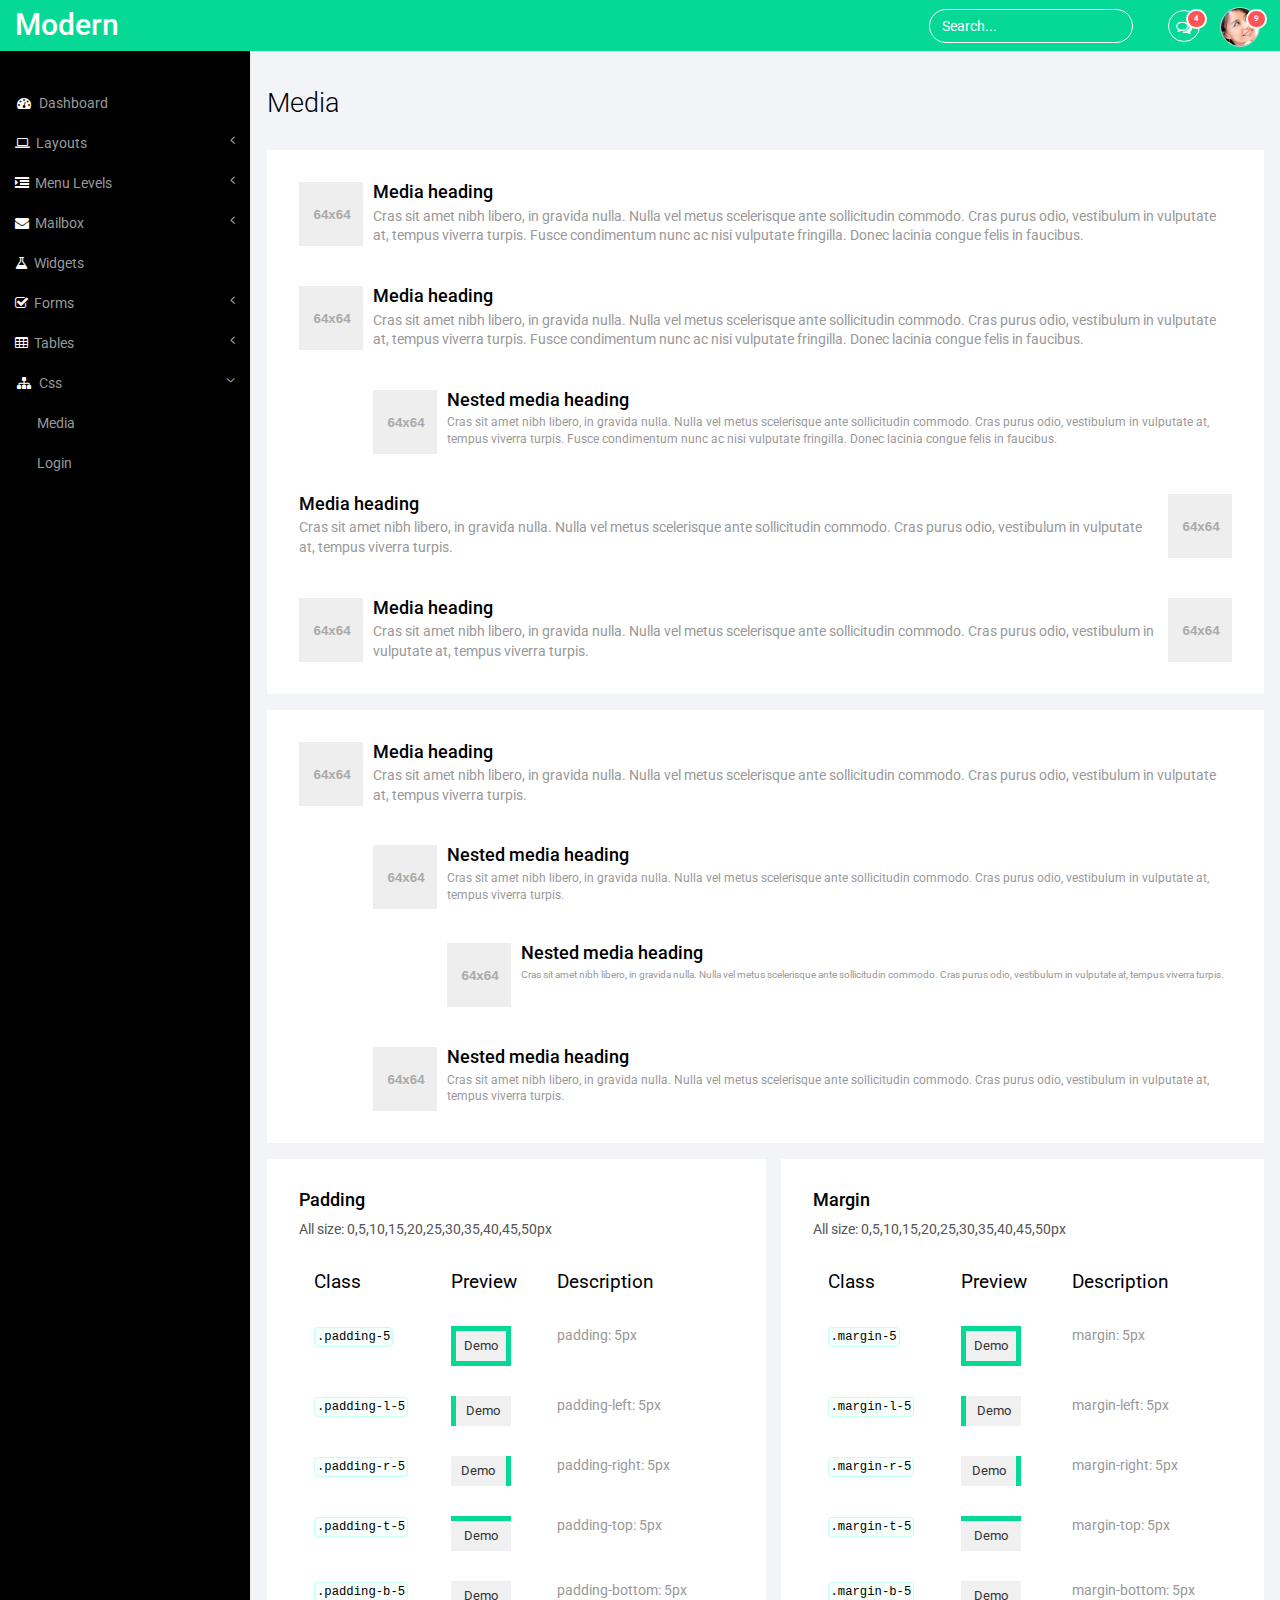
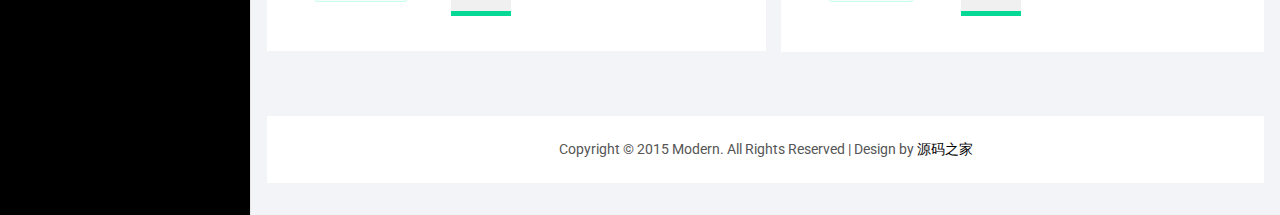
<file: static/temp/Modern_admin/media.html>
<!--
Author: W3layouts
Author URL: http://w3layouts.com
License: Creative Commons Attribution 3.0 Unported
License URL: http://creativecommons.org/licenses/by/3.0/
-->
<!DOCTYPE HTML>
<html>
<head>
<title>Modern an Admin Panel Category Flat Bootstarp Resposive Website Template | Media :: w3layouts</title>
<meta name="viewport" content="width=device-width, initial-scale=1">
<meta http-equiv="Content-Type" content="text/html; charset=utf-8" />
<meta name="keywords" content="Modern Responsive web template, Bootstrap Web Templates, Flat Web Templates, Andriod Compatible web template, 
Smartphone Compatible web template, free webdesigns for Nokia, Samsung, LG, SonyErricsson, Motorola web design" />
<script type="application/x-javascript"> addEventListener("load", function() { setTimeout(hideURLbar, 0); }, false); function hideURLbar(){ window.scrollTo(0,1); } </script>
 <!-- Bootstrap Core CSS -->
<link href="css/bootstrap.min.css" rel='stylesheet' type='text/css' />
<!-- Custom CSS -->
<link href="css/style.css" rel='stylesheet' type='text/css' />
<link href="css/font-awesome.css" rel="stylesheet"> 
<!-- jQuery -->
<script src="js/jquery.min.js"></script>
<!----webfonts--->
<link href='http://fonts.useso.com/css?family=Roboto:400,100,300,500,700,900' rel='stylesheet' type='text/css'>
<!---//webfonts--->  
<!-- Bootstrap Core JavaScript -->
<script src="js/bootstrap.min.js"></script>
</head>
<body>
<div id="wrapper">
     <!-- Navigation -->
        <nav class="top1 navbar navbar-default navbar-static-top" role="navigation" style="margin-bottom: 0">
            <div class="navbar-header">
                <button type="button" class="navbar-toggle" data-toggle="collapse" data-target=".navbar-collapse">
                    <span class="sr-only">Toggle navigation</span>
                    <span class="icon-bar"></span>
                    <span class="icon-bar"></span>
                    <span class="icon-bar"></span>
                </button>
                <a class="navbar-brand" href="index.html">Modern</a>
            </div>
            <!-- /.navbar-header -->
            <ul class="nav navbar-nav navbar-right">
				<li class="dropdown">
	        		<a href="#" class="dropdown-toggle" data-toggle="dropdown" aria-expanded="false"><i class="fa fa-comments-o"></i><span class="badge">4</span></a>
	        		<ul class="dropdown-menu">
						<li class="dropdown-menu-header">
							<strong>Messages</strong>
							<div class="progress thin">
							  <div class="progress-bar progress-bar-success" role="progressbar" aria-valuenow="40" aria-valuemin="0" aria-valuemax="100" style="width: 40%">
							    <span class="sr-only">40% Complete (success)</span>
							  </div>
							</div>
						</li>
						<li class="avatar">
							<a href="#">
								<img src="images/1.png" alt=""/>
								<div>New message</div>
								<small>1 minute ago</small>
								<span class="label label-info">NEW</span>
							</a>
						</li>
						<li class="avatar">
							<a href="#">
								<img src="images/2.png" alt=""/>
								<div>New message</div>
								<small>1 minute ago</small>
								<span class="label label-info">NEW</span>
							</a>
						</li>
						<li class="avatar">
							<a href="#">
								<img src="images/3.png" alt=""/>
								<div>New message</div>
								<small>1 minute ago</small>
							</a>
						</li>
						<li class="avatar">
							<a href="#">
								<img src="images/4.png" alt=""/>
								<div>New message</div>
								<small>1 minute ago</small>
							</a>
						</li>
						<li class="avatar">
							<a href="#">
								<img src="images/5.png" alt=""/>
								<div>New message</div>
								<small>1 minute ago</small>
							</a>
						</li>
						<li class="avatar">
							<a href="#">
								<img src="images/pic1.png" alt=""/>
								<div>New message</div>
								<small>1 minute ago</small>
							</a>
						</li>
						<li class="dropdown-menu-footer text-center">
							<a href="#">View all messages</a>
						</li>	
	        		</ul>
	      		</li>
			    <li class="dropdown">
	        		<a href="#" class="dropdown-toggle avatar" data-toggle="dropdown"><img src="images/1.png" alt=""/><span class="badge">9</span></a>
	        		<ul class="dropdown-menu">
						<li class="dropdown-menu-header text-center">
							<strong>Account</strong>
						</li>
						<li class="m_2"><a href="#"><i class="fa fa-bell-o"></i> Updates <span class="label label-info">42</span></a></li>
						<li class="m_2"><a href="#"><i class="fa fa-envelope-o"></i> Messages <span class="label label-success">42</span></a></li>
						<li class="m_2"><a href="#"><i class="fa fa-tasks"></i> Tasks <span class="label label-danger">42</span></a></li>
						<li><a href="#"><i class="fa fa-comments"></i> Comments <span class="label label-warning">42</span></a></li>
						<li class="dropdown-menu-header text-center">
							<strong>Settings</strong>
						</li>
						<li class="m_2"><a href="#"><i class="fa fa-user"></i> Profile</a></li>
						<li class="m_2"><a href="#"><i class="fa fa-wrench"></i> Settings</a></li>
						<li class="m_2"><a href="#"><i class="fa fa-usd"></i> Payments <span class="label label-default">42</span></a></li>
						<li class="m_2"><a href="#"><i class="fa fa-file"></i> Projects <span class="label label-primary">42</span></a></li>
						<li class="divider"></li>
						<li class="m_2"><a href="#"><i class="fa fa-shield"></i> Lock Profile</a></li>
						<li class="m_2"><a href="#"><i class="fa fa-lock"></i> Logout</a></li>	
	        		</ul>
	      		</li>
			</ul>
			<form class="navbar-form navbar-right">
              <input type="text" class="form-control" value="Search..." onFocus="this.value = '';" onBlur="if (this.value == '') {this.value = 'Search...';}">
            </form>
            <div class="navbar-default sidebar" role="navigation">
                <div class="sidebar-nav navbar-collapse">
                    <ul class="nav" id="side-menu">
                        <li>
                            <a href="index.html"><i class="fa fa-dashboard fa-fw nav_icon"></i>Dashboard</a>
                        </li>
                        <li>
                            <a href="#"><i class="fa fa-laptop nav_icon"></i>Layouts<span class="fa arrow"></span></a>
                            <ul class="nav nav-second-level">
                                <li>
                                    <a href="grids.html">Grid System</a>
                                </li>
                            </ul>
                            <!-- /.nav-second-level -->
                        </li>
                        <li>
                            <a href="#"><i class="fa fa-indent nav_icon"></i>Menu Levels<span class="fa arrow"></span></a>
                            <ul class="nav nav-second-level">
                                <li>
                                    <a href="graphs.html">Graphs</a>
                                </li>
                                <li>
                                    <a href="typography.html">Typography</a>
                                </li>
                            </ul>
                            <!-- /.nav-second-level -->
                        </li>
                        <li>
                            <a href="#"><i class="fa fa-envelope nav_icon"></i>Mailbox<span class="fa arrow"></span></a>
                            <ul class="nav nav-second-level">
                                <li>
                                    <a href="inbox.html">Inbox</a>
                                </li>
                                <li>
                                    <a href="compose.html">Compose email</a>
                                </li>
                            </ul>
                            <!-- /.nav-second-level -->
                        </li>
                        <li>
                            <a href="widgets.html"><i class="fa fa-flask nav_icon"></i>Widgets</a>
                        </li>
                         <li>
                            <a href="#"><i class="fa fa-check-square-o nav_icon"></i>Forms<span class="fa arrow"></span></a>
                            <ul class="nav nav-second-level">
                                <li>
                                    <a href="forms.html">Basic Forms</a>
                                </li>
                                <li>
                                    <a href="validation.html">Validation</a>
                                </li>
                            </ul>
                            <!-- /.nav-second-level -->
                        </li>
                        <li>
                            <a href="#"><i class="fa fa-table nav_icon"></i>Tables<span class="fa arrow"></span></a>
                            <ul class="nav nav-second-level">
                                <li>
                                    <a href="basic_tables.html">Basic Tables</a>
                                </li>
                            </ul>
                            <!-- /.nav-second-level -->
                        </li>
                        <li>
                            <a href="#"><i class="fa fa-sitemap fa-fw nav_icon"></i>Css<span class="fa arrow"></span></a>
                            <ul class="nav nav-second-level">
                                <li>
                                    <a href="media.html">Media</a>
                                </li>
                                <li>
                                    <a href="login.html">Login</a>
                                </li>
                            </ul>
                            <!-- /.nav-second-level -->
                        </li>
                    </ul>
                </div>
                <!-- /.sidebar-collapse -->
            </div>
            <!-- /.navbar-static-side -->
        </nav>
        <div id="page-wrapper">
        <div class="graphs">
	   <div class="widget_head">Media</div>
		   <div class="bs-example5" data-example-id="default-media">
			<div class="media">
			  <div class="media-left">
			    <a href="#">
			      <img class="media-object" data-src="holder.js/64x64" alt="64x64" src="[data-uri]" data-holder-rendered="true" style="width: 64px; height: 64px;">
			    </a>
			  </div>
			  <div class="media-body">
			    <h4 class="media-heading">Media heading</h4>
			    Cras sit amet nibh libero, in gravida nulla. Nulla vel metus scelerisque ante sollicitudin commodo. Cras purus odio, vestibulum in vulputate at, tempus viverra turpis. Fusce condimentum nunc ac nisi vulputate fringilla. Donec lacinia congue felis in faucibus.
			  </div>
			  <div class="clearfix"> </div>
			</div>
			<div class="media">
			  <div class="media-left">
			    <a href="#">
			      <img class="media-object" data-src="holder.js/64x64" alt="64x64" src="[data-uri]" data-holder-rendered="true" style="width: 64px; height: 64px;">
			    </a>
			  </div>
			  <div class="media-body">
			    <h4 class="media-heading">Media heading</h4>
			    Cras sit amet nibh libero, in gravida nulla. Nulla vel metus scelerisque ante sollicitudin commodo. Cras purus odio, vestibulum in vulputate at, tempus viverra turpis. Fusce condimentum nunc ac nisi vulputate fringilla. Donec lacinia congue felis in faucibus.
			    <div class="media">
			      <div class="media-left">
			        <a href="#">
			          <img class="media-object" data-src="holder.js/64x64" alt="64x64" src="[data-uri]" data-holder-rendered="true" style="width: 64px; height: 64px;">
			        </a>
			      </div>
			      <div class="media-body">
			        <h4 class="media-heading">Nested media heading</h4>
			        Cras sit amet nibh libero, in gravida nulla. Nulla vel metus scelerisque ante sollicitudin commodo. Cras purus odio, vestibulum in vulputate at, tempus viverra turpis. Fusce condimentum nunc ac nisi vulputate fringilla. Donec lacinia congue felis in faucibus.
			      </div>
			    </div>
			  </div>
			</div>
			<div class="media">
			  <div class="media-body">
			    <h4 class="media-heading">Media heading</h4>
			    Cras sit amet nibh libero, in gravida nulla. Nulla vel metus scelerisque ante sollicitudin commodo. Cras purus odio, vestibulum in vulputate at, tempus viverra turpis.
			  </div>
			  <div class="media-right">
			    <a href="#">
			      <img class="media-object" data-src="holder.js/64x64" alt="64x64" src="[data-uri]" data-holder-rendered="true" style="width: 64px; height: 64px;">
			    </a>
			  </div>
			  <div class="clearfix"> </div>
			</div>
			<div class="media">
			  <div class="media-left">
			    <a href="#">
			      <img class="media-object" data-src="holder.js/64x64" alt="64x64" src="[data-uri]" data-holder-rendered="true" style="width: 64px; height: 64px;">
			    </a>
			  </div>
			  <div class="media-body">
			    <h4 class="media-heading">Media heading</h4>
			    Cras sit amet nibh libero, in gravida nulla. Nulla vel metus scelerisque ante sollicitudin commodo. Cras purus odio, vestibulum in vulputate at, tempus viverra turpis.
			  </div>
			  <div class="media-right">
			    <a href="#">
			      <img class="media-object" data-src="holder.js/64x64" alt="64x64" src="[data-uri]" data-holder-rendered="true" style="width: 64px; height: 64px;">
			    </a>
			  </div>
			</div>
			  </div>
			   <div class="bs-example5 example_6" data-example-id="media-list">
			<ul class="media-list">
			  <li class="media">
			    <div class="media-left">
			      <a href="#">
			        <img class="media-object" data-src="holder.js/64x64" alt="64x64" src="[data-uri]" data-holder-rendered="true" style="width: 64px; height: 64px;">
			      </a>
			    </div>
			    <div class="media-body">
			      <h4 class="media-heading">Media heading</h4>
			      <p>Cras sit amet nibh libero, in gravida nulla. Nulla vel metus scelerisque ante sollicitudin commodo. Cras purus odio, vestibulum in vulputate at, tempus viverra turpis.</p>
			      <!-- Nested media object -->
			      <div class="media">
			        <div class="media-left">
			          <a href="#">
			            <img class="media-object" data-src="holder.js/64x64" alt="64x64" src="[data-uri]" data-holder-rendered="true" style="width: 64px; height: 64px;">
			          </a>
			        </div>
			        <div class="media-body">
			          <h4 class="media-heading">Nested media heading</h4>
			          Cras sit amet nibh libero, in gravida nulla. Nulla vel metus scelerisque ante sollicitudin commodo. Cras purus odio, vestibulum in vulputate at, tempus viverra turpis.
			          <!-- Nested media object -->
			          <div class="media">
			            <div class="media-left">
			              <a href="#">
			                <img class="media-object" data-src="holder.js/64x64" alt="64x64" src="[data-uri]" data-holder-rendered="true" style="width: 64px; height: 64px;">
			              </a>
			            </div>
			            <div class="media-body">
			              <h4 class="media-heading">Nested media heading</h4>
			              Cras sit amet nibh libero, in gravida nulla. Nulla vel metus scelerisque ante sollicitudin commodo. Cras purus odio, vestibulum in vulputate at, tempus viverra turpis.
			            </div>
			          </div>
			        </div>
			      </div>
			      <!-- Nested media object -->
			      <div class="media">
			        <div class="media-left">
			          <a href="#">
			            <img class="media-object" data-src="holder.js/64x64" alt="64x64" src="[data-uri]" data-holder-rendered="true" style="width: 64px; height: 64px;">
			          </a>
			        </div>
			        <div class="media-body">
			          <h4 class="media-heading">Nested media heading</h4>
			          Cras sit amet nibh libero, in gravida nulla. Nulla vel metus scelerisque ante sollicitudin commodo. Cras purus odio, vestibulum in vulputate at, tempus viverra turpis.
			        </div>
			      </div>
			    </div>
			  </li>
			</ul>
			  </div>
	    <div class="media_1">
	      <div class="col-md-6 media_1-left">
           <div class="panel_2">
             <h3>Padding</h3>
             <p>All size: 0,5,10,15,20,25,30,35,40,45,50px</p>
              <table class="table table-hover">
                <thead>
                  <tr>
                    <td class="head">Class</td>
                    <td class="head">Preview</td>
                    <td class="head">Description</td>
                  </tr>
                </thead>
                <tbody>
                  <tr>
                    <td><code>.padding-5</code></td>
                    <td>
                      <div class="demolayout padding-5">
                        <div class="demobox">Demo</div>
                      </div>
                    </td>
                    <td>padding: 5px</td>
                  </tr>
                  <tr>
                    <td><code>.padding-l-5</code></td>
                    <td>
                      <div class="demolayout padding-l-5">
                        <div class="demobox">Demo</div>
                      </div>
                    </td>
                    <td>padding-left: 5px</td>
                  </tr>
                  <tr>
                    <td><code>.padding-r-5</code></td>
                    <td>
                      <div class="demolayout padding-r-5">
                        <div class="demobox">Demo</div>
                      </div>
                    </td>
                    <td>padding-right: 5px</td>
                  </tr>
                  <tr>
                    <td><code>.padding-t-5</code></td>
                    <td>
                      <div class="demolayout padding-t-5">
                        <div class="demobox">Demo</div>
                      </div>
                    </td>
                    <td>padding-top: 5px</td>
                  </tr>
                  <tr>
                    <td><code>.padding-b-5</code></td>
                    <td>
                      <div class="demolayout padding-b-5">
                        <div class="demobox">Demo</div>
                      </div>
                    </td>
                    <td>padding-bottom: 5px</td>
                  </tr>
                </tbody>
              </table>
           </div>
       </div>
       <div class="col-md-6 media_1-right">
           <div class="panel_2 panel_3">
             <h3>Margin</h3>
             <p>All size: 0,5,10,15,20,25,30,35,40,45,50px</p>
              <table class="table table-hover">
                <thead>
                  <tr>
                    <td class="head">Class</td>
                    <td class="head">Preview</td>
                    <td class="head">Description</td>
                  </tr>
                </thead>
                <tbody>
                  <tr>
                    <td><code>.margin-5</code></td>
                    <td>
                      <div class="demolayout padding-5">
                        <div class="demobox">Demo</div>
                      </div>
                    </td>
                    <td>margin: 5px</td>
                  </tr>
                  <tr>
                    <td><code>.margin-l-5</code></td>
                    <td>
                      <div class="demolayout padding-l-5">
                        <div class="demobox">Demo</div>
                      </div>
                    </td>
                    <td>margin-left: 5px</td>
                  </tr>
                  <tr>
                    <td><code>.margin-r-5</code></td>
                    <td>
                      <div class="demolayout padding-r-5">
                        <div class="demobox">Demo</div>
                      </div>
                    </td>
                    <td>margin-right: 5px</td>
                  </tr>
                  <tr>
                    <td><code>.margin-t-5</code></td>
                    <td>
                      <div class="demolayout padding-t-5">
                        <div class="demobox">Demo</div>
                      </div>
                    </td>
                    <td>margin-top: 5px</td>
                  </tr>
                  <tr>
                    <td><code>.margin-b-5</code></td>
                    <td>
                      <div class="demolayout padding-b-5">
                        <div class="demobox">Demo</div>
                      </div>
                    </td>
                    <td>margin-bottom: 5px</td>
                  </tr>
                </tbody>
              </table>
           </div>
       </div>
       <div class="clearfix"> </div>
	    </div>   
	    <div class="copy_layout">
         <p>Copyright © 2015 Modern. All Rights Reserved | Design by <a href="http://www.mycodes.net/" target="_blank">源码之家</a> </p>
        </div>	
    </div>
      </div>
      <!-- /#page-wrapper -->
   </div>
    <!-- /#wrapper -->
<!-- Nav CSS -->
<link href="css/custom.css" rel="stylesheet">
<!-- Metis Menu Plugin JavaScript -->
<script src="js/metisMenu.min.js"></script>
<script src="js/custom.js"></script>
</body>
</html>
</file>
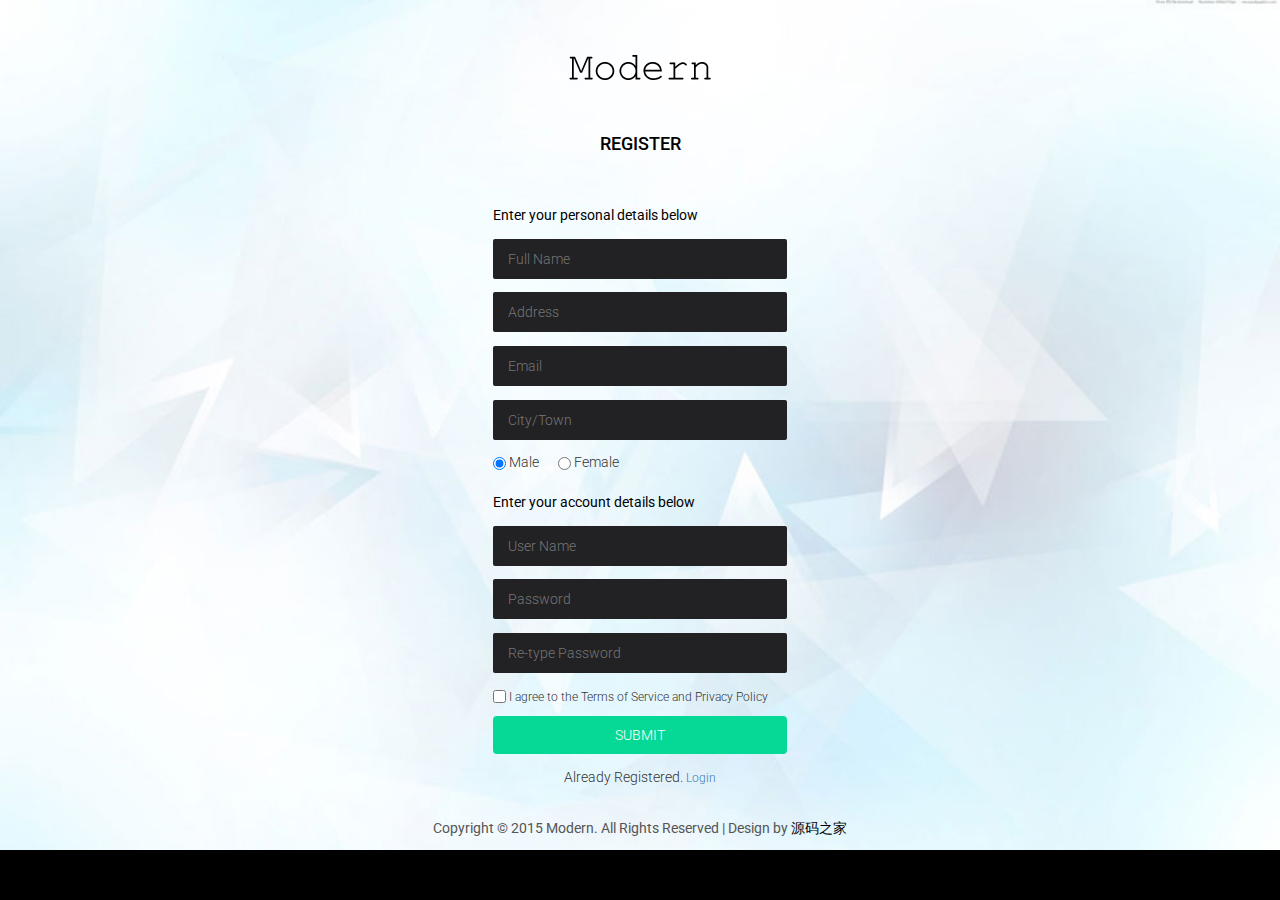
<file: static/temp/Modern_admin/register.html>
<!--
Author: W3layouts
Author URL: http://w3layouts.com
License: Creative Commons Attribution 3.0 Unported
License URL: http://creativecommons.org/licenses/by/3.0/
-->
<!DOCTYPE HTML>
<html>
<head>
<title>Modern an Admin Panel Category Flat Bootstarp Resposive Website Template | Register :: w3layouts</title>
<meta name="viewport" content="width=device-width, initial-scale=1">
<meta http-equiv="Content-Type" content="text/html; charset=utf-8" />
<meta name="keywords" content="Modern Responsive web template, Bootstrap Web Templates, Flat Web Templates, Andriod Compatible web template, 
Smartphone Compatible web template, free webdesigns for Nokia, Samsung, LG, SonyErricsson, Motorola web design" />
<script type="application/x-javascript"> addEventListener("load", function() { setTimeout(hideURLbar, 0); }, false); function hideURLbar(){ window.scrollTo(0,1); } </script>
 <!-- Bootstrap Core CSS -->
<link href="css/bootstrap.min.css" rel='stylesheet' type='text/css' />
<!-- Custom CSS -->
<link href="css/style.css" rel='stylesheet' type='text/css' />
<link href="css/font-awesome.css" rel="stylesheet"> 
<!-- jQuery -->
<script src="js/jquery.min.js"></script>
<!----webfonts--->
<link href='http://fonts.useso.com/css?family=Roboto:400,100,300,500,700,900' rel='stylesheet' type='text/css'>
<!---//webfonts--->  
<!-- Bootstrap Core JavaScript -->
<script src="js/bootstrap.min.js"></script>
</head>
<body id="login">
  <div class="login-logo">
    <a href="index.html"><img src="images/logo.png" alt=""/></a>
  </div>
  <h2 class="form-heading">Register</h2>
  <form class="form-signin app-cam" action="index.html">
      <p>Enter your personal details below</p>
      <input type="text" class="form-control1" placeholder="Full Name" autofocus="">
      <input type="text" class="form-control1" placeholder="Address" autofocus="">
      <input type="text" class="form-control1" placeholder="Email" autofocus="">
      <input type="text" class="form-control1" placeholder="City/Town" autofocus="">
      <div class="radios">
        <label for="radio-01" class="label_radio">
            <input type="radio" checked=""> Male
        </label>
        <label for="radio-02" class="label_radio">
            <input type="radio"> Female
        </label>
	  </div>
	  <p> Enter your account details below</p>
      <input type="text" class="form-control1" placeholder="User Name" autofocus="">
      <input type="password" class="form-control1" placeholder="Password">
      <input type="password" class="form-control1" placeholder="Re-type Password">
      <label class="checkbox-custom check-success">
          <input type="checkbox" value="agree this condition" id="checkbox1"> <label for="checkbox1">I agree to the Terms of Service and Privacy Policy</label>
      </label>
      <button class="btn btn-lg btn-success1 btn-block" type="submit">Submit</button>
      <div class="registration">
          Already Registered.
          <a class="" href="login.html">
              Login
          </a>
      </div>
  </form>
   <div class="copy_layout login register">
      <p>Copyright © 2015 Modern. All Rights Reserved | Design by <a href="http://www.mycodes.net/" target="_blank">源码之家</a> </p>
   </div>
</body>
</html>
</file>
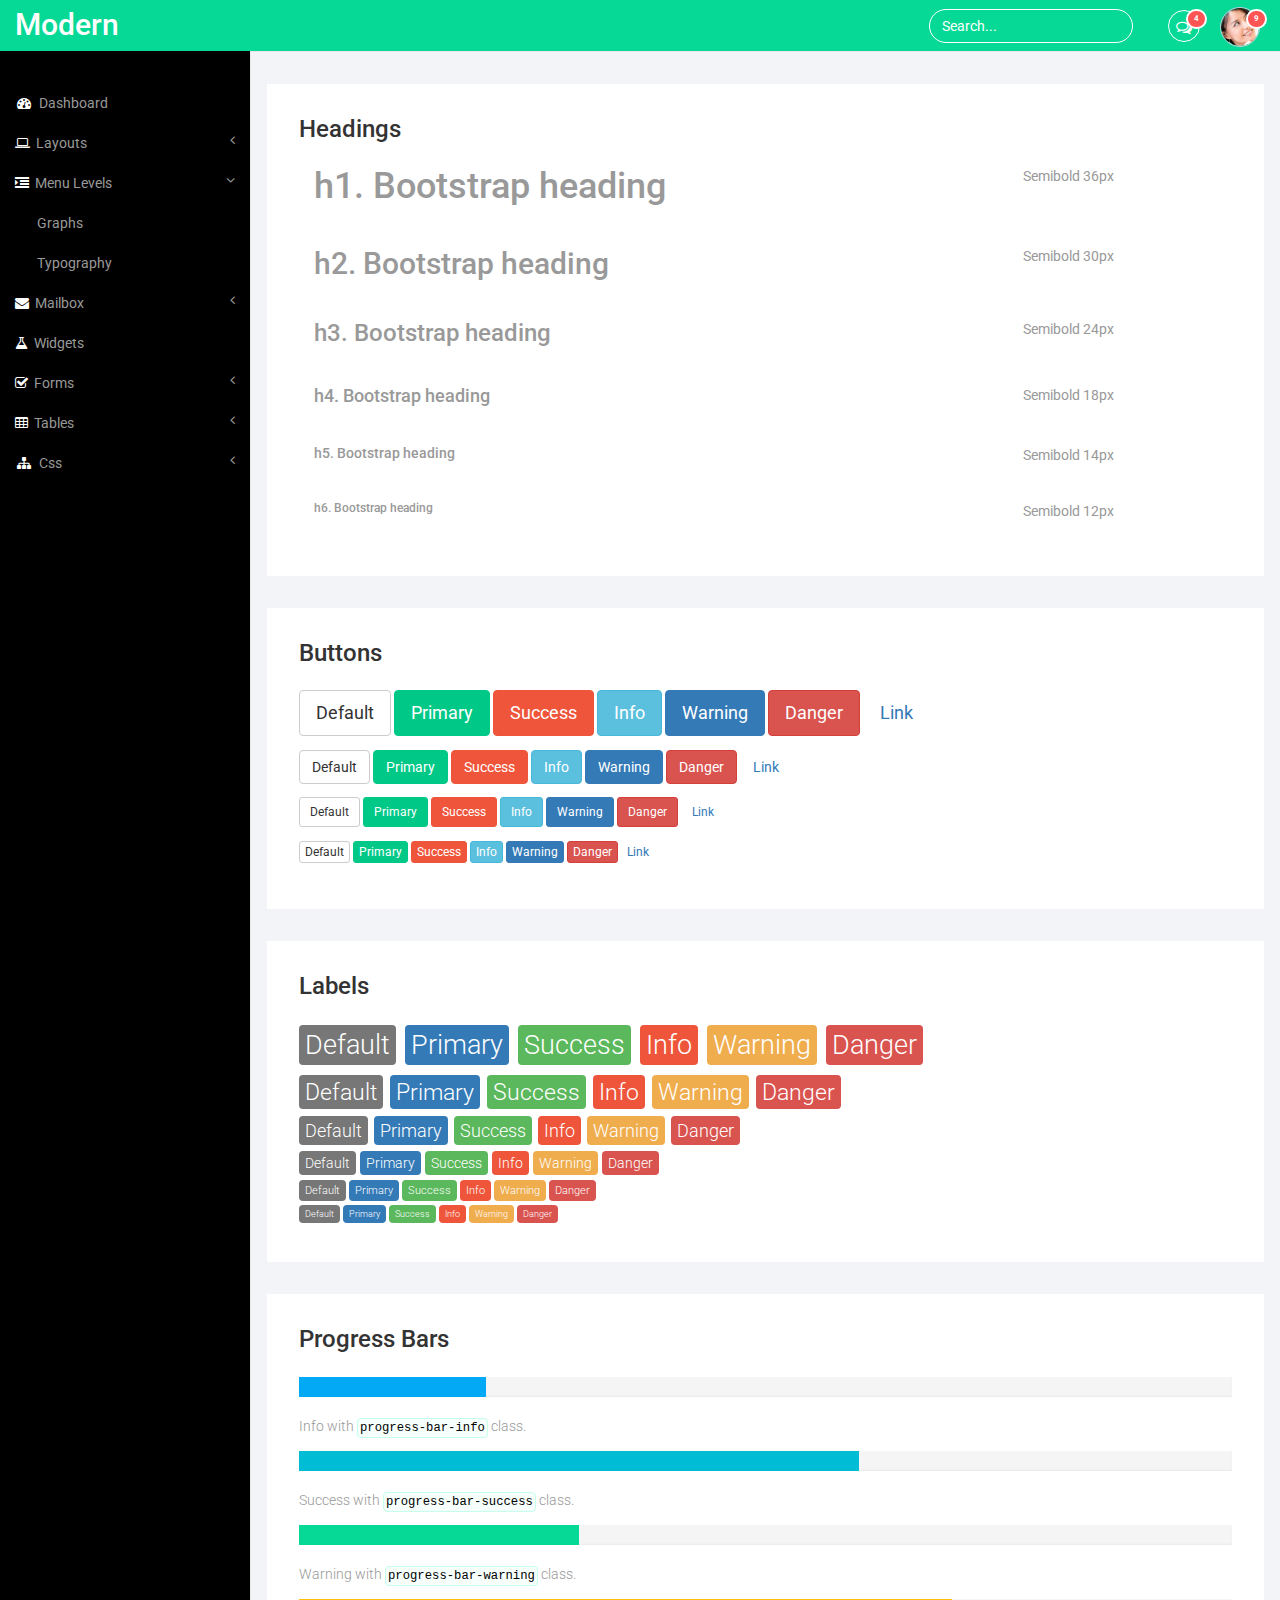
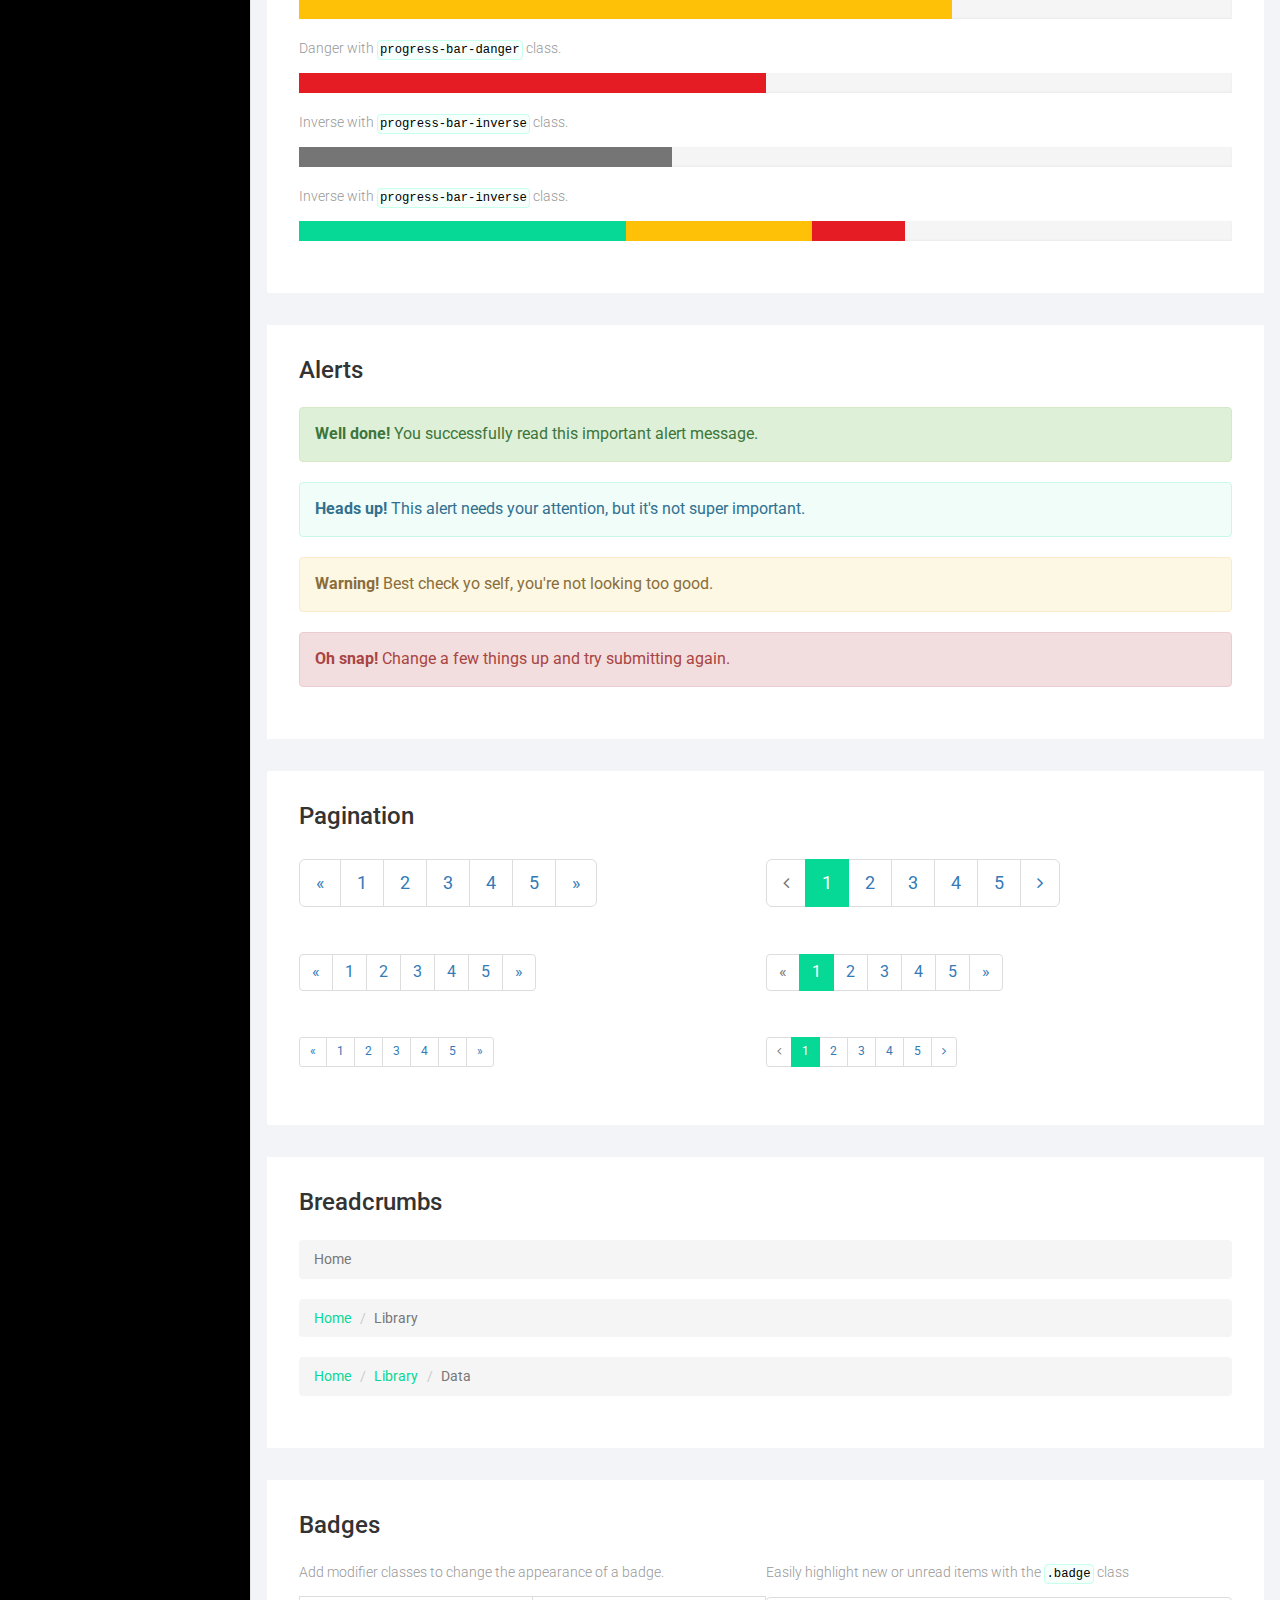
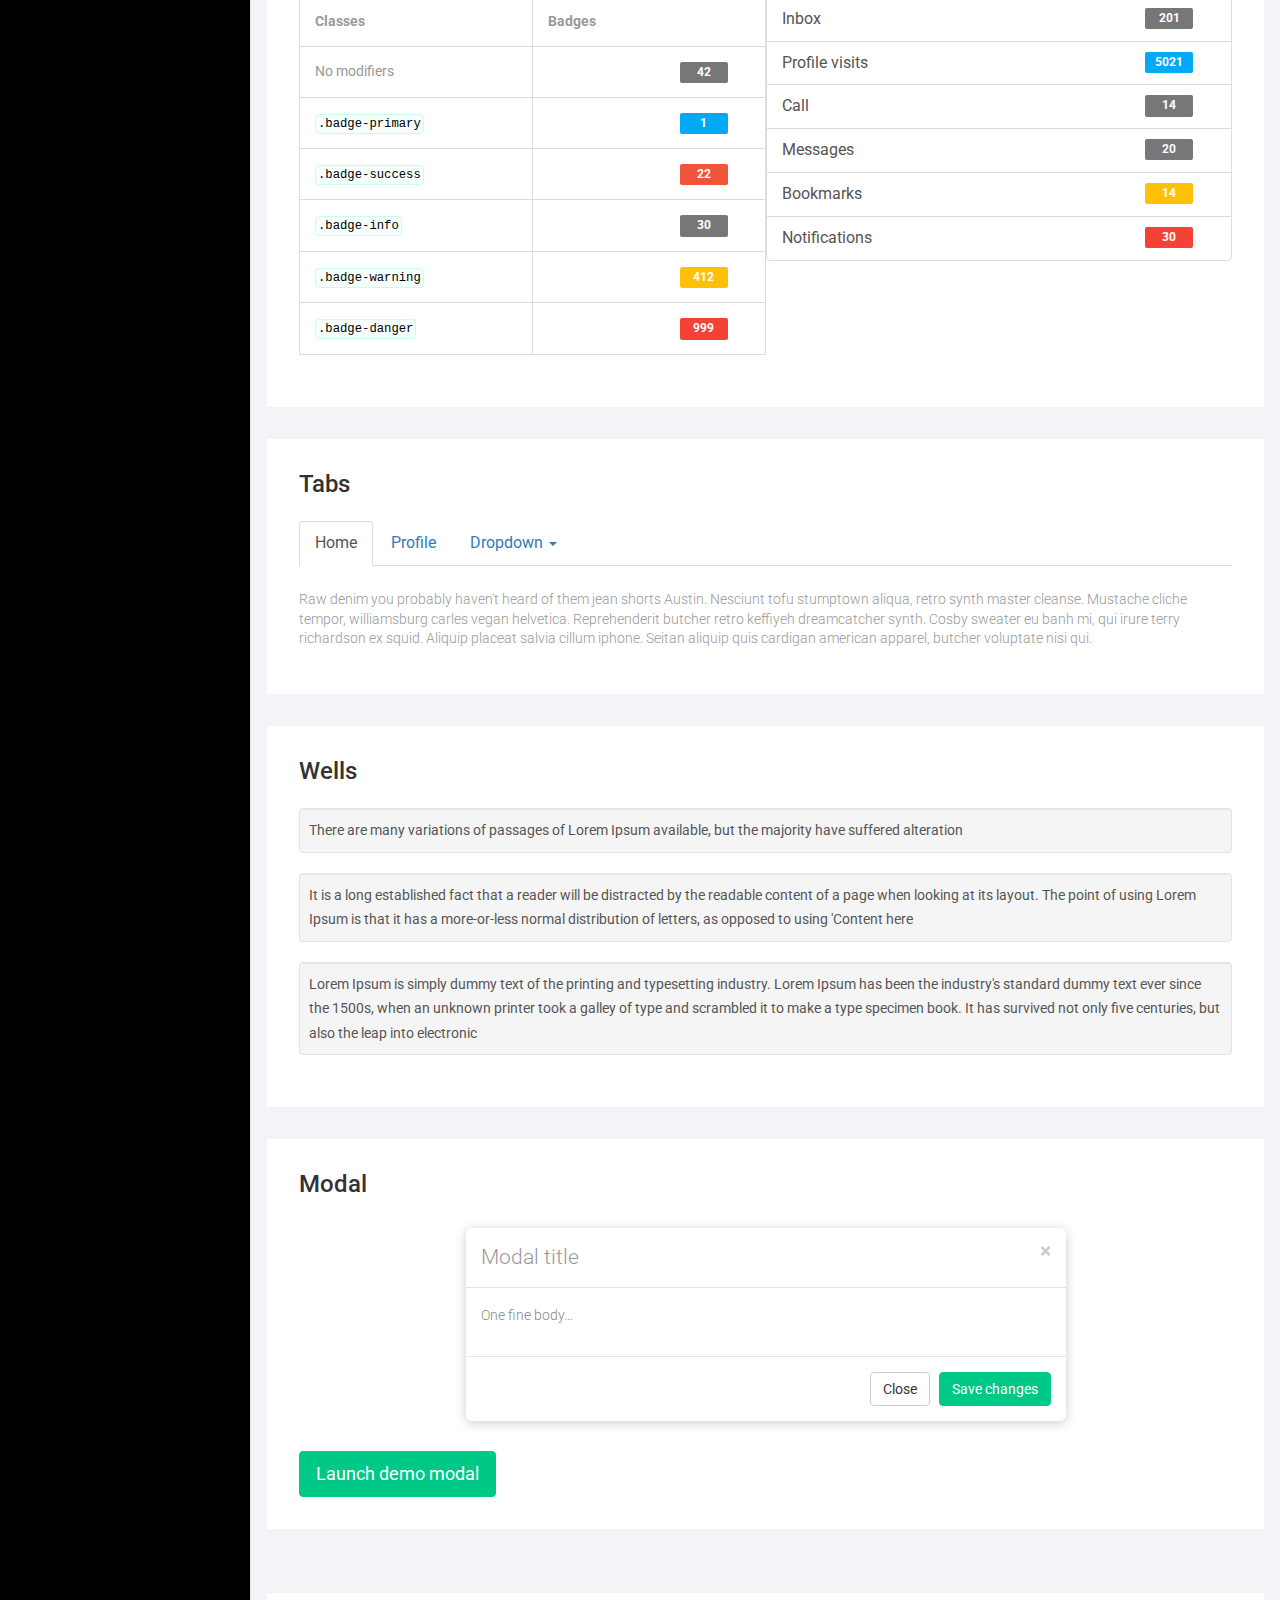
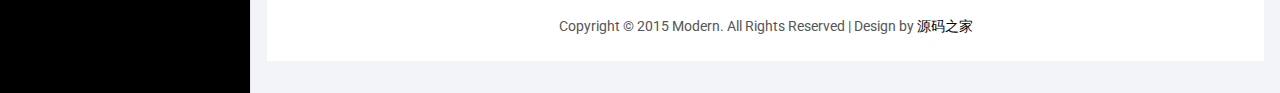
<file: static/temp/Modern_admin/typography.html>
<!--
Author: W3layouts
Author URL: http://w3layouts.com
License: Creative Commons Attribution 3.0 Unported
License URL: http://creativecommons.org/licenses/by/3.0/
-->
<!DOCTYPE HTML>
<html>
<head>
<title>Modern an Admin Panel Category Flat Bootstarp Resposive Website Template | Typography :: w3layouts</title>
<meta name="viewport" content="width=device-width, initial-scale=1">
<meta http-equiv="Content-Type" content="text/html; charset=utf-8" />
<meta name="keywords" content="Modern Responsive web template, Bootstrap Web Templates, Flat Web Templates, Andriod Compatible web template, 
Smartphone Compatible web template, free webdesigns for Nokia, Samsung, LG, SonyErricsson, Motorola web design" />
<script type="application/x-javascript"> addEventListener("load", function() { setTimeout(hideURLbar, 0); }, false); function hideURLbar(){ window.scrollTo(0,1); } </script>
 <!-- Bootstrap Core CSS -->
<link href="css/bootstrap.min.css" rel='stylesheet' type='text/css' />
<!-- Custom CSS -->
<link href="css/style.css" rel='stylesheet' type='text/css' />
<link href="css/font-awesome.css" rel="stylesheet"> 
<!-- jQuery -->
<script src="js/jquery.min.js"></script>
<!----webfonts--->
<link href='http://fonts.useso.com/css?family=Roboto:400,100,300,500,700,900' rel='stylesheet' type='text/css'>
<!---//webfonts--->  
<!-- Bootstrap Core JavaScript -->
<script src="js/bootstrap.min.js"></script>
</head>
<body>
<div id="wrapper">
     <!-- Navigation -->
        <nav class="top1 navbar navbar-default navbar-static-top" role="navigation" style="margin-bottom: 0">
            <div class="navbar-header">
                <button type="button" class="navbar-toggle" data-toggle="collapse" data-target=".navbar-collapse">
                    <span class="sr-only">Toggle navigation</span>
                    <span class="icon-bar"></span>
                    <span class="icon-bar"></span>
                    <span class="icon-bar"></span>
                </button>
                <a class="navbar-brand" href="index.html">Modern</a>
            </div>
            <!-- /.navbar-header -->
            <ul class="nav navbar-nav navbar-right">
				<li class="dropdown">
	        		<a href="#" class="dropdown-toggle" data-toggle="dropdown" aria-expanded="false"><i class="fa fa-comments-o"></i><span class="badge">4</span></a>
	        		<ul class="dropdown-menu">
						<li class="dropdown-menu-header">
							<strong>Messages</strong>
							<div class="progress thin">
							  <div class="progress-bar progress-bar-success" role="progressbar" aria-valuenow="40" aria-valuemin="0" aria-valuemax="100" style="width: 40%">
							    <span class="sr-only">40% Complete (success)</span>
							  </div>
							</div>
						</li>
						<li class="avatar">
							<a href="#">
								<img src="images/1.png" alt=""/>
								<div>New message</div>
								<small>1 minute ago</small>
								<span class="label label-info">NEW</span>
							</a>
						</li>
						<li class="avatar">
							<a href="#">
								<img src="images/2.png" alt=""/>
								<div>New message</div>
								<small>1 minute ago</small>
								<span class="label label-info">NEW</span>
							</a>
						</li>
						<li class="avatar">
							<a href="#">
								<img src="images/3.png" alt=""/>
								<div>New message</div>
								<small>1 minute ago</small>
							</a>
						</li>
						<li class="avatar">
							<a href="#">
								<img src="images/4.png" alt=""/>
								<div>New message</div>
								<small>1 minute ago</small>
							</a>
						</li>
						<li class="avatar">
							<a href="#">
								<img src="images/5.png" alt=""/>
								<div>New message</div>
								<small>1 minute ago</small>
							</a>
						</li>
						<li class="avatar">
							<a href="#">
								<img src="images/pic1.png" alt=""/>
								<div>New message</div>
								<small>1 minute ago</small>
							</a>
						</li>
						<li class="dropdown-menu-footer text-center">
							<a href="#">View all messages</a>
						</li>	
	        		</ul>
	      		</li>
			    <li class="dropdown">
	        		<a href="#" class="dropdown-toggle avatar" data-toggle="dropdown"><img src="images/1.png" alt=""/><span class="badge">9</span></a>
	        		<ul class="dropdown-menu">
						<li class="dropdown-menu-header text-center">
							<strong>Account</strong>
						</li>
						<li class="m_2"><a href="#"><i class="fa fa-bell-o"></i> Updates <span class="label label-info">42</span></a></li>
						<li class="m_2"><a href="#"><i class="fa fa-envelope-o"></i> Messages <span class="label label-success">42</span></a></li>
						<li class="m_2"><a href="#"><i class="fa fa-tasks"></i> Tasks <span class="label label-danger">42</span></a></li>
						<li><a href="#"><i class="fa fa-comments"></i> Comments <span class="label label-warning">42</span></a></li>
						<li class="dropdown-menu-header text-center">
							<strong>Settings</strong>
						</li>
						<li class="m_2"><a href="#"><i class="fa fa-user"></i> Profile</a></li>
						<li class="m_2"><a href="#"><i class="fa fa-wrench"></i> Settings</a></li>
						<li class="m_2"><a href="#"><i class="fa fa-usd"></i> Payments <span class="label label-default">42</span></a></li>
						<li class="m_2"><a href="#"><i class="fa fa-file"></i> Projects <span class="label label-primary">42</span></a></li>
						<li class="divider"></li>
						<li class="m_2"><a href="#"><i class="fa fa-shield"></i> Lock Profile</a></li>
						<li class="m_2"><a href="#"><i class="fa fa-lock"></i> Logout</a></li>	
	        		</ul>
	      		</li>
			</ul>
			<form class="navbar-form navbar-right">
              <input type="text" class="form-control" value="Search..." onFocus="this.value = '';" onBlur="if (this.value == '') {this.value = 'Search...';}">
            </form>
            <div class="navbar-default sidebar" role="navigation">
                <div class="sidebar-nav navbar-collapse">
                    <ul class="nav" id="side-menu">
                        <li>
                            <a href="index.html"><i class="fa fa-dashboard fa-fw nav_icon"></i>Dashboard</a>
                        </li>
                        <li>
                            <a href="#"><i class="fa fa-laptop nav_icon"></i>Layouts<span class="fa arrow"></span></a>
                            <ul class="nav nav-second-level">
                                <li>
                                    <a href="grids.html">Grid System</a>
                                </li>
                            </ul>
                            <!-- /.nav-second-level -->
                        </li>
                        <li>
                            <a href="#"><i class="fa fa-indent nav_icon"></i>Menu Levels<span class="fa arrow"></span></a>
                            <ul class="nav nav-second-level">
                                <li>
                                    <a href="graphs.html">Graphs</a>
                                </li>
                                <li>
                                    <a href="typography.html">Typography</a>
                                </li>
                            </ul>
                            <!-- /.nav-second-level -->
                        </li>
                        <li>
                            <a href="#"><i class="fa fa-envelope nav_icon"></i>Mailbox<span class="fa arrow"></span></a>
                            <ul class="nav nav-second-level">
                                <li>
                                    <a href="inbox.html">Inbox</a>
                                </li>
                                <li>
                                    <a href="compose.html">Compose email</a>
                                </li>
                            </ul>
                            <!-- /.nav-second-level -->
                        </li>
                        <li>
                            <a href="widgets.html"><i class="fa fa-flask nav_icon"></i>Widgets</a>
                        </li>
                         <li>
                            <a href="#"><i class="fa fa-check-square-o nav_icon"></i>Forms<span class="fa arrow"></span></a>
                            <ul class="nav nav-second-level">
                                <li>
                                    <a href="forms.html">Basic Forms</a>
                                </li>
                                <li>
                                    <a href="validation.html">Validation</a>
                                </li>
                            </ul>
                            <!-- /.nav-second-level -->
                        </li>
                        <li>
                            <a href="#"><i class="fa fa-table nav_icon"></i>Tables<span class="fa arrow"></span></a>
                            <ul class="nav nav-second-level">
                                <li>
                                    <a href="basic_tables.html">Basic Tables</a>
                                </li>
                            </ul>
                            <!-- /.nav-second-level -->
                        </li>
                        <li>
                            <a href="#"><i class="fa fa-sitemap fa-fw nav_icon"></i>Css<span class="fa arrow"></span></a>
                            <ul class="nav nav-second-level">
                                <li>
                                    <a href="media.html">Media</a>
                                </li>
                                <li>
                                    <a href="login.html">Login</a>
                                </li>
                            </ul>
                            <!-- /.nav-second-level -->
                        </li>
                    </ul>
                </div>
                <!-- /.sidebar-collapse -->
            </div>
            <!-- /.navbar-static-side -->
        </nav>
        <div id="page-wrapper">
        <div class="graphs">
  <div class="grid_3 grid_4">
  <h3>Headings</h3>
  <div class="bs-example">
    <table class="table">
      <tbody>
        <tr>
          <td><h1 id="h1">h1. Bootstrap heading<a class="anchorjs-link" href="#h1.-bootstrap-heading"><span class="anchorjs-icon"></span></a></h1></td>
          <td class="type-info">Semibold 36px</td>
        </tr>
        <tr>
          <td><h2 id="h2">h2. Bootstrap heading<a class="anchorjs-link" href="#h2.-bootstrap-heading"><span class="anchorjs-icon"></span></a></h2></td>
          <td class="type-info">Semibold 30px</td>
        </tr>
        <tr>
          <td><h3 id="h3">h3. Bootstrap heading<a class="anchorjs-link" href="#h3.-bootstrap-heading"><span class="anchorjs-icon"></span></a></h3></td>
          <td class="type-info">Semibold 24px</td>
        </tr>
        <tr>
          <td><h4 id="h4">h4. Bootstrap heading<a class="anchorjs-link" href="#h4.-bootstrap-heading"><span class="anchorjs-icon"></span></a></h4></td>
          <td class="type-info">Semibold 18px</td>
        </tr>
        <tr>
          <td><h5 id="h5.-bootstrap-heading">h5. Bootstrap heading<a class="anchorjs-link" href="#h5.-bootstrap-heading"><span class="anchorjs-icon"></span></a></h5></td>
          <td class="type-info">Semibold 14px</td>
        </tr>
        <tr>
          <td><h6>h6. Bootstrap heading</h6></td>
          <td class="type-info">Semibold 12px</td>
        </tr>
      </tbody>
    </table>
    </div>
  </div>
  <div class="grid_3 grid_5">
  	<h3>Buttons</h3>
  	 <div class="but_list">
      <p>
        <button type="button" class="btn btn_5 btn-lg btn-default">Default</button>
        <button type="button" class="btn btn_5 btn-lg btn-primary">Primary</button>
        <button type="button" class="btn btn_5 btn-lg btn-success warning_1">Success</button>
        <button type="button" class="btn btn_5 btn-lg btn-info">Info</button>
        <button type="button" class="btn btn_5 btn-lg btn-warning warning_11">Warning</button>
        <button type="button" class="btn btn_5 btn-lg btn-danger">Danger</button>
        <button type="button" class="btn btn_5 btn-lg btn-link">Link</button>
      </p>
      <p>
        <button type="button" class="btn btn-default">Default</button>
        <button type="button" class="btn btn-primary">Primary</button>
        <button type="button" class="btn btn-success warning_2">Success</button>
        <button type="button" class="btn btn-info">Info</button>
        <button type="button" class="btn btn-warning warning_22">Warning</button>
        <button type="button" class="btn btn-danger">Danger</button>
        <button type="button" class="btn btn-link">Link</button>
      </p>
      <p>
        <button type="button" class="btn btn-sm btn-default">Default</button>
        <button type="button" class="btn btn-sm btn-primary">Primary</button>
        <button type="button" class="btn btn-sm btn-success warning_3">Success</button>
        <button type="button" class="btn btn-sm btn-info">Info</button>
        <button type="button" class="btn btn-sm btn-warning warning_33">Warning</button>
        <button type="button" class="btn btn-sm btn-danger">Danger</button>
        <button type="button" class="btn btn-sm btn-link">Link</button>
      </p>
      <p>
        <button type="button" class="btn btn-xs btn-default">Default</button>
        <button type="button" class="btn btn-xs btn-primary">Primary</button>
        <button type="button" class="btn btn-xs btn-success warning_4">Success</button>
        <button type="button" class="btn btn-xs btn-info">Info</button>
        <button type="button" class="btn btn-xs btn-warning warning_44">Warning</button>
        <button type="button" class="btn btn-xs btn-danger">Danger</button>
        <button type="button" class="btn btn-xs btn-link">Link</button>
      </p>
    </div>
  </div>
  <div class="grid_3 grid_5">
  	<h3>Labels</h3>
     <div class="but_list">
      <h1>
        <span class="label btn_6 label-default">Default</span>
        <span class="label btn_6 label-primary">Primary</span>
        <span class="label btn_6 label-success">Success</span>
        <span class="label btn_6 label-info">Info</span>
        <span class="label btn_6 label-warning">Warning</span>
        <span class="label btn_6 label-danger">Danger</span>
      </h1>
      <h2>
        <span class="label btn_7 label-default">Default</span>
        <span class="label btn_7 label-primary">Primary</span>
        <span class="label btn_7 label-success">Success</span>
        <span class="label btn_7 label-info">Info</span>
        <span class="label btn_7 label-warning">Warning</span>
        <span class="label btn_7 label-danger">Danger</span>
      </h2>
      <h3>
        <span class="label label-default">Default</span>
        <span class="label label-primary">Primary</span>
        <span class="label label-success">Success</span>
        <span class="label label-info">Info</span>
        <span class="label label-warning">Warning</span>
        <span class="label label-danger">Danger</span>
      </h3>
      <h4>
        <span class="label label-default">Default</span>
        <span class="label label-primary">Primary</span>
        <span class="label label-success">Success</span>
        <span class="label label-info">Info</span>
        <span class="label label-warning">Warning</span>
        <span class="label label-danger">Danger</span>
      </h4>
      <h5>
        <span class="label label-default">Default</span>
        <span class="label label-primary">Primary</span>
        <span class="label label-success">Success</span>
        <span class="label label-info">Info</span>
        <span class="label label-warning">Warning</span>
        <span class="label label-danger">Danger</span>
      </h5>
      <h6>
        <span class="label label-default">Default</span>
        <span class="label label-primary">Primary</span>
        <span class="label label-success">Success</span>
        <span class="label label-info">Info</span>
        <span class="label label-warning">Warning</span>
        <span class="label label-danger">Danger</span>
      </h6>
     </div>
   </div>
   <div class="grid_3 grid_5">
     <h3>Progress Bars</h3>
         <div class="tab-content">
              <div class="tab-pane active" id="domprogress">
                  <div class="progress">    
                    <div class="progress-bar progress-bar-primary" style="width: 20%"></div>
                  </div>
                  <p>Info with <code>progress-bar-info</code> class.</p>
                  <div class="progress">    
                    <div class="progress-bar progress-bar-info" style="width: 60%"></div>
                  </div>
                  <p>Success with <code>progress-bar-success</code> class.</p>
                  <div class="progress">
                    <div class="progress-bar progress-bar-success" style="width: 30%"></div>
                  </div>
                  <p>Warning with <code>progress-bar-warning</code> class.</p>
                  <div class="progress">
                    <div class="progress-bar progress-bar-warning" style="width: 70%"></div>
                  </div>
                  <p>Danger with <code>progress-bar-danger</code> class.</p>
                  <div class="progress">
                    <div class="progress-bar progress-bar-danger" style="width: 50%"></div>
                  </div>
                  <p>Inverse with <code>progress-bar-inverse</code> class.</p>
                  <div class="progress">
                    <div class="progress-bar progress-bar-inverse" style="width: 40%"></div>
                  </div>
                   <p>Inverse with <code>progress-bar-inverse</code> class.</p>
                  <div class="progress">
                    <div class="progress-bar progress-bar-success" style="width: 35%"><span class="sr-only">35% Complete (success)</span></div>
                    <div class="progress-bar progress-bar-warning" style="width: 20%"><span class="sr-only">20% Complete (warning)</span></div>
                    <div class="progress-bar progress-bar-danger" style="width: 10%"><span class="sr-only">10% Complete (danger)</span></div>
                  </div>
            </div>
       </div>
   </div>
   <div class="grid_3 grid_5">
     <h3>Alerts</h3>
     <div class="but_list">
       <div class="alert alert-success" role="alert">
        <strong>Well done!</strong> You successfully read this important alert message.
       </div>
       <div class="alert alert-info" role="alert">
        <strong>Heads up!</strong> This alert needs your attention, but it's not super important.
       </div>
       <div class="alert alert-warning" role="alert">
        <strong>Warning!</strong> Best check yo self, you're not looking too good.
       </div>
       <div class="alert alert-danger" role="alert">
        <strong>Oh snap!</strong> Change a few things up and try submitting again.
       </div>
     </div>
   </div>
   <div class="grid_3 grid_5">
     <h3>Pagination</h3>
     <div class="col-md-6 page_1">
      <nav>
      <ul class="pagination pagination-lg">
        <li><a href="#" aria-label="Previous"><span aria-hidden="true">«</span></a></li>
        <li><a href="#">1</a></li>
        <li><a href="#">2</a></li>
        <li><a href="#">3</a></li>
        <li><a href="#">4</a></li>
        <li><a href="#">5</a></li>
        <li><a href="#" aria-label="Next"><span aria-hidden="true">»</span></a></li>
      </ul>
      </nav>
      <nav>
      <ul class="pagination">
        <li><a href="#" aria-label="Previous"><span aria-hidden="true">«</span></a></li>
        <li><a href="#">1</a></li>
        <li><a href="#">2</a></li>
        <li><a href="#">3</a></li>
        <li><a href="#">4</a></li>
        <li><a href="#">5</a></li>
        <li><a href="#" aria-label="Next"><span aria-hidden="true">»</span></a></li>
      </ul>
    </nav>
    <nav>
      <ul class="pagination pagination-sm">
        <li><a href="#" aria-label="Previous"><span aria-hidden="true">«</span></a></li>
        <li><a href="#">1</a></li>
        <li><a href="#">2</a></li>
        <li><a href="#">3</a></li>
        <li><a href="#">4</a></li>
        <li><a href="#">5</a></li>
        <li><a href="#" aria-label="Next"><span aria-hidden="true">»</span></a></li>
      </ul>
    </nav>
    </div>
    <div class="col-md-6 page_1">
    	<ul class="pagination pagination-lg">
			<li class="disabled"><a href="#"><i class="fa fa-angle-left"></i></a></li>
			<li class="active"><a href="#">1</a></li>
			<li><a href="#">2</a></li>
			<li><a href="#">3</a></li>
			<li><a href="#">4</a></li>
			<li><a href="#">5</a></li>
			<li><a href="#"><i class="fa fa-angle-right"></i></a></li>
	   </ul>
    <nav>
      <ul class="pagination">
        <li class="disabled"><a href="#" aria-label="Previous"><span aria-hidden="true">«</span></a></li>
        <li class="active"><a href="#">1 <span class="sr-only">(current)</span></a></li>
        <li><a href="#">2</a></li>
        <li><a href="#">3</a></li>
        <li><a href="#">4</a></li>
        <li><a href="#">5</a></li>
        <li><a href="#" aria-label="Next"><span aria-hidden="true">»</span></a></li>
     </ul>
   </nav>
     <ul class="pagination pagination-sm">
		<li class="disabled"><a href="#"><i class="fa fa-angle-left"></i></a></li>
		<li class="active"><a href="#">1</a></li>
		<li><a href="#">2</a></li>
		<li><a href="#">3</a></li>
		<li><a href="#">4</a></li>
		<li><a href="#">5</a></li>
		<li><a href="#"><i class="fa fa-angle-right"></i></a></li>
	</ul>
    </div>
   <div class="clearfix"> </div>
   </div>
   <div class="grid_3 grid_5">
     <h3>Breadcrumbs</h3>
     <div class="but_list">
	    <ol class="breadcrumb">
	      <li class="active">Home</li>
	    </ol>
	    <ol class="breadcrumb">
	      <li><a href="#">Home</a></li>
	      <li class="active">Library</li>
	    </ol>
	    <ol class="breadcrumb">
	      <li><a href="#">Home</a></li>
	      <li><a href="#">Library</a></li>
	      <li class="active">Data</li>
	    </ol>
	  </div>
   </div>
   <div class="grid_3 grid_5">
     <h3>Badges</h3>
       <div class="but_list">
	    <div class="col-md-6 page_1">
			<p>Add modifier classes to change the appearance of a badge.</p>
              <table class="table table-bordered">
				<thead>
					<tr>
						<th width="50%">Classes</th>
						<th width="50%">Badges</th>
					</tr>
				</thead>
				<tbody>
					<tr>
						<td>No modifiers</td>
						<td><span class="badge">42</span></td>
					</tr>
					<tr>
						<td><code>.badge-primary</code></td>
						<td><span class="badge badge-primary">1</span></td>
					</tr>
					<tr>
						<td><code>.badge-success</code></td>
						<td><span class="badge badge-success">22</span></td>
					</tr>
					<tr>
						<td><code>.badge-info</code></td>
						<td><span class="badge badge-info">30</span></td>
					</tr>
					<tr>
						<td><code>.badge-warning</code></td>
						<td><span class="badge badge-warning">412</span></td>
					</tr>
					<tr>
						<td><code>.badge-danger</code></td>
						<td><span class="badge badge-danger">999</span></td>
					</tr>
				</tbody>
			  </table>                    
		</div>
		<div class="col-md-6 page_1">
		  <p>Easily highlight new or unread items with the <code>.badge</code> class</p>
			<div class="list-group list-group-alternate"> 
				<a href="#" class="list-group-item"><span class="badge">201</span> <i class="ti ti-email"></i> Inbox </a> 
				<a href="#" class="list-group-item"><span class="badge badge-primary">5021</span> <i class="ti ti-eye"></i> Profile visits </a> 
				<a href="#" class="list-group-item"><span class="badge">14</span> <i class="ti ti-headphone-alt"></i> Call </a> 
				<a href="#" class="list-group-item"><span class="badge">20</span> <i class="ti ti-comments"></i> Messages </a> 
				<a href="#" class="list-group-item"><span class="badge badge-warning">14</span> <i class="ti ti-bookmark"></i> Bookmarks </a> 
				<a href="#" class="list-group-item"><span class="badge badge-danger">30</span> <i class="ti ti-bell"></i> Notifications </a> 
			</div>
	   </div>
	   <div class="clearfix"> </div>
	   </div>
     </div>
     <div class="grid_3 grid_5">
	     <h3>Tabs</h3>
	     <div class="but_list">
	       <div class="bs-example bs-example-tabs" role="tabpanel" data-example-id="togglable-tabs">
			<ul id="myTab" class="nav nav-tabs" role="tablist">
			  <li role="presentation" class="active"><a href="#home" id="home-tab" role="tab" data-toggle="tab" aria-controls="home" aria-expanded="true">Home</a></li>
			  <li role="presentation"><a href="#profile" role="tab" id="profile-tab" data-toggle="tab" aria-controls="profile">Profile</a></li>
			  <li role="presentation" class="dropdown">
			    <a href="#" id="myTabDrop1" class="dropdown-toggle" data-toggle="dropdown" aria-controls="myTabDrop1-contents">Dropdown <span class="caret"></span></a>
			    <ul class="dropdown-menu" role="menu" aria-labelledby="myTabDrop1" id="myTabDrop1-contents">
			      <li><a href="#dropdown1" tabindex="-1" role="tab" id="dropdown1-tab" data-toggle="tab" aria-controls="dropdown1">@fat</a></li>
			      <li><a href="#dropdown2" tabindex="-1" role="tab" id="dropdown2-tab" data-toggle="tab" aria-controls="dropdown2">@mdo</a></li>
			    </ul>
			  </li>
			</ul>
		<div id="myTabContent" class="tab-content">
		  <div role="tabpanel" class="tab-pane fade in active" id="home" aria-labelledby="home-tab">
		    <p>Raw denim you probably haven't heard of them jean shorts Austin. Nesciunt tofu stumptown aliqua, retro synth master cleanse. Mustache cliche tempor, williamsburg carles vegan helvetica. Reprehenderit butcher retro keffiyeh dreamcatcher synth. Cosby sweater eu banh mi, qui irure terry richardson ex squid. Aliquip placeat salvia cillum iphone. Seitan aliquip quis cardigan american apparel, butcher voluptate nisi qui.</p>
		  </div>
		  <div role="tabpanel" class="tab-pane fade" id="profile" aria-labelledby="profile-tab">
		    <p>Food truck fixie locavore, accusamus mcsweeney's marfa nulla single-origin coffee squid. Exercitation +1 labore velit, blog sartorial PBR leggings next level wes anderson artisan four loko farm-to-table craft beer twee. Qui photo booth letterpress, commodo enim craft beer mlkshk aliquip jean shorts ullamco ad vinyl cillum PBR. Homo nostrud organic, assumenda labore aesthetic magna delectus mollit. Keytar helvetica VHS salvia yr, vero magna velit sapiente labore stumptown. Vegan fanny pack odio cillum wes anderson 8-bit, sustainable jean shorts beard ut DIY ethical culpa terry richardson biodiesel. Art party scenester stumptown, tumblr butcher vero sint qui sapiente accusamus tattooed echo park.</p>
		  </div>
		  <div role="tabpanel" class="tab-pane fade" id="dropdown1" aria-labelledby="dropdown1-tab">
		    <p>Etsy mixtape wayfarers, ethical wes anderson tofu before they sold out mcsweeney's organic lomo retro fanny pack lo-fi farm-to-table readymade. Messenger bag gentrify pitchfork tattooed craft beer, iphone skateboard locavore carles etsy salvia banksy hoodie helvetica. DIY synth PBR banksy irony. Leggings gentrify squid 8-bit cred pitchfork. Williamsburg banh mi whatever gluten-free, carles pitchfork biodiesel fixie etsy retro mlkshk vice blog. Scenester cred you probably haven't heard of them, vinyl craft beer blog stumptown. Pitchfork sustainable tofu synth chambray yr.</p>
		  </div>
		  <div role="tabpanel" class="tab-pane fade" id="dropdown2" aria-labelledby="dropdown2-tab">
		    <p>Trust fund seitan letterpress, keytar raw denim keffiyeh etsy art party before they sold out master cleanse gluten-free squid scenester freegan cosby sweater. Fanny pack portland seitan DIY, art party locavore wolf cliche high life echo park Austin. Cred vinyl keffiyeh DIY salvia PBR, banh mi before they sold out farm-to-table VHS viral locavore cosby sweater. Lomo wolf viral, mustache readymade thundercats keffiyeh craft beer marfa ethical. Wolf salvia freegan, sartorial keffiyeh echo park vegan.</p>
		  </div>
		</div>
   </div>
   </div>
  </div>
  <div class="grid_3 grid_5">
     <h3>Wells</h3>
     <div class="but_list">
       <div class="well">
        There are many variations of passages of Lorem Ipsum available, but the majority have suffered alteration
       </div>
       <div class="well">
        It is a long established fact that a reader will be distracted by the readable content of a page when looking at its layout. The point of using Lorem Ipsum is that it has a more-or-less normal distribution of letters, as opposed to using 'Content here
       </div>
       <div class="well">
        Lorem Ipsum is simply dummy text of the printing and typesetting industry. Lorem Ipsum has been the industry's standard dummy text ever since the 1500s, when an unknown printer took a galley of type and scrambled it to make a type specimen book. It has survived not only five centuries, but also the leap into electronic
       </div>
     </div>
  </div>
  <div class="grid_3 grid_5">
     <h3>Modal</h3>
      <div class="bs-example2">
		<div class="modal-dialog">
			<div class="modal-content">
				<div class="modal-header">
					<button type="button" class="close" data-dismiss="modal" aria-hidden="true">×</button>
					<h2 class="modal-title">Modal title</h2>
				</div>
				<div class="modal-body">
					<p>One fine body…</p>
				</div>
				<div class="modal-footer">
					<button type="button" class="btn btn-default" data-dismiss="modal">Close</button>
					<button type="button" class="btn btn-primary">Save changes</button>
				</div>
			</div><!-- /.modal-content -->
		</div><!-- /.modal-dialog -->
	   </div>
	 <div class="bs-example2 bs-example-padded-bottom">
     <button type="button" class="btn btn-primary btn-lg" data-toggle="modal" data-target="#myModal">
      Launch demo modal
     </button>
     <div class="modal fade" id="myModal" tabindex="-1" role="dialog" aria-labelledby="myModalLabel" aria-hidden="true" style="display: none;">
					<div class="modal-dialog">
						<div class="modal-content">
							<div class="modal-header">
								<button type="button" class="close" data-dismiss="modal" aria-hidden="true">×</button>
								<h2 class="modal-title">Modal title</h2>
							</div>
							<div class="modal-body">
								<h2>Text in a modal</h2>
								<p>Duis mollis, est non commodo luctus, nisi erat porttitor ligula.</p>
                                <h2>Tooltips in a modal</h2>
								<p><a href="#" class="tooltips" title="" data-original-title="Tooltip">This link</a> and <a href="#" class="tooltips" title="" data-original-title="Tooltip">that link</a> should have tooltips on hover.</p>

								<hr>
                                <h2>Overflowing text to show scroll behavior</h2>
								<p>Cras mattis consectetur purus sit amet fermentum. Cras justo odio, dapibus ac facilisis in, egestas eget quam. Morbi leo risus, porta ac consectetur ac, vestibulum at eros.</p>
								<p>Praesent commodo cursus magna, vel scelerisque nisl consectetur et. Vivamus sagittis lacus vel augue laoreet rutrum faucibus dolor auctor.</p>
								<p>Aenean lacinia bibendum nulla sed consectetur. Praesent commodo cursus magna, vel scelerisque nisl consectetur et. Donec sed odio dui. Donec ullamcorper nulla non metus auctor fringilla.</p>
								<p>Cras mattis consectetur purus sit amet fermentum. Cras justo odio, dapibus ac facilisis in, egestas eget quam. Morbi leo risus, porta ac consectetur ac, vestibulum at eros.</p>
								<p>Praesent commodo cursus magna, vel scelerisque nisl consectetur et. Vivamus sagittis lacus vel augue laoreet rutrum faucibus dolor auctor.</p>
								<p><img src="images/pic3.jpg" class="img-responsive" alt="Fountain" class="img-rounded img-responsive"></p>
								<p>Aenean lacinia bibendum nulla sed consectetur. Praesent commodo cursus magna, vel scelerisque nisl consectetur et. Donec sed odio dui. Donec ullamcorper nulla non metus auctor fringilla.</p>
								<p>Cras mattis consectetur purus sit amet fermentum. Cras justo odio, dapibus ac facilisis in, egestas eget quam. Morbi leo risus, porta ac consectetur ac, vestibulum at eros.</p>
								<p>Praesent commodo cursus magna, vel scelerisque nisl consectetur et. Vivamus sagittis lacus vel augue laoreet rutrum faucibus dolor auctor.</p>
								<p>Aenean lacinia bibendum nulla sed consectetur. Praesent commodo cursus magna, vel scelerisque nisl consectetur et. Donec sed odio dui. Donec ullamcorper nulla non metus auctor fringilla.</p>
                            </div>
							<div class="modal-footer">
								<button type="button" class="btn btn-default" data-dismiss="modal">Close</button>
								<button type="button" class="btn btn-primary">Save changes</button>
							</div>
						</div><!-- /.modal-content -->
					</div><!-- /.modal-dialog -->
				</div>
           </div>
         </div>
         <div class="copy_layout">
         <p>Copyright © 2015 Modern. All Rights Reserved | Design by <a href="http://www.mycodes.net/" target="_blank">源码之家</a> </p>
        </div>	
        </div>
      </div>
      <!-- /#page-wrapper -->
   </div>
    <!-- /#wrapper -->
<!-- Nav CSS -->
<link href="css/custom.css" rel="stylesheet">
<!-- Metis Menu Plugin JavaScript -->
<script src="js/metisMenu.min.js"></script>
<script src="js/custom.js"></script>
</body>
</html>
</file>
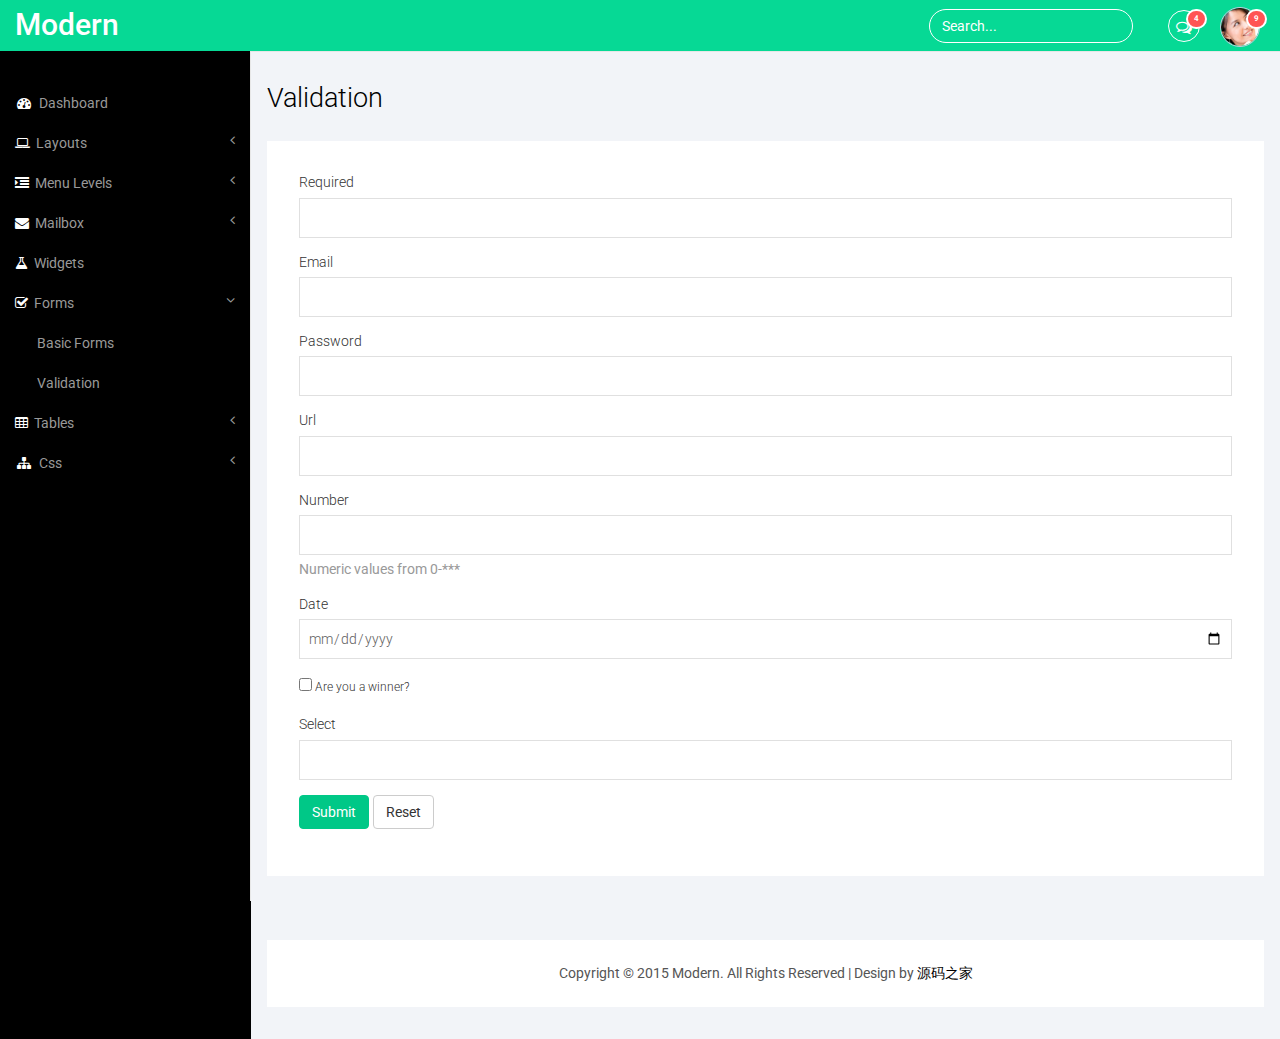
<file: static/temp/Modern_admin/validation.html>
<!--
Author: W3layouts
Author URL: http://w3layouts.com
License: Creative Commons Attribution 3.0 Unported
License URL: http://creativecommons.org/licenses/by/3.0/
-->
<!DOCTYPE HTML>
<html>
<head>
<title>Modern an Admin Panel Category Flat Bootstarp Resposive Website Template | Validation :: w3layouts</title>
<meta name="viewport" content="width=device-width, initial-scale=1">
<meta http-equiv="Content-Type" content="text/html; charset=utf-8" />
<meta name="keywords" content="Modern Responsive web template, Bootstrap Web Templates, Flat Web Templates, Andriod Compatible web template, 
Smartphone Compatible web template, free webdesigns for Nokia, Samsung, LG, SonyErricsson, Motorola web design" />
<script type="application/x-javascript"> addEventListener("load", function() { setTimeout(hideURLbar, 0); }, false); function hideURLbar(){ window.scrollTo(0,1); } </script>
 <!-- Bootstrap Core CSS -->
<link href="css/bootstrap.min.css" rel='stylesheet' type='text/css' />
<!-- Custom CSS -->
<link href="css/style.css" rel='stylesheet' type='text/css' />
<link href="css/font-awesome.css" rel="stylesheet"> 
<!-- jQuery -->
<script src="js/jquery.min.js"></script>
<!----webfonts--->
<link href='http://fonts.useso.com/css?family=Roboto:400,100,300,500,700,900' rel='stylesheet' type='text/css'>
<!---//webfonts--->  
<!-- Bootstrap Core JavaScript -->
<script src="js/bootstrap.min.js"></script>
</head>
<body>
<div id="wrapper">
     <!-- Navigation -->
        <nav class="top1 navbar navbar-default navbar-static-top" role="navigation" style="margin-bottom: 0">
            <div class="navbar-header">
                <button type="button" class="navbar-toggle" data-toggle="collapse" data-target=".navbar-collapse">
                    <span class="sr-only">Toggle navigation</span>
                    <span class="icon-bar"></span>
                    <span class="icon-bar"></span>
                    <span class="icon-bar"></span>
                </button>
                <a class="navbar-brand" href="index.html">Modern</a>
            </div>
            <!-- /.navbar-header -->
            <ul class="nav navbar-nav navbar-right">
				<li class="dropdown">
	        		<a href="#" class="dropdown-toggle" data-toggle="dropdown" aria-expanded="false"><i class="fa fa-comments-o"></i><span class="badge">4</span></a>
	        		<ul class="dropdown-menu">
						<li class="dropdown-menu-header">
							<strong>Messages</strong>
							<div class="progress thin">
							  <div class="progress-bar progress-bar-success" role="progressbar" aria-valuenow="40" aria-valuemin="0" aria-valuemax="100" style="width: 40%">
							    <span class="sr-only">40% Complete (success)</span>
							  </div>
							</div>
						</li>
						<li class="avatar">
							<a href="#">
								<img src="images/1.png" alt=""/>
								<div>New message</div>
								<small>1 minute ago</small>
								<span class="label label-info">NEW</span>
							</a>
						</li>
						<li class="avatar">
							<a href="#">
								<img src="images/2.png" alt=""/>
								<div>New message</div>
								<small>1 minute ago</small>
								<span class="label label-info">NEW</span>
							</a>
						</li>
						<li class="avatar">
							<a href="#">
								<img src="images/3.png" alt=""/>
								<div>New message</div>
								<small>1 minute ago</small>
							</a>
						</li>
						<li class="avatar">
							<a href="#">
								<img src="images/4.png" alt=""/>
								<div>New message</div>
								<small>1 minute ago</small>
							</a>
						</li>
						<li class="avatar">
							<a href="#">
								<img src="images/5.png" alt=""/>
								<div>New message</div>
								<small>1 minute ago</small>
							</a>
						</li>
						<li class="avatar">
							<a href="#">
								<img src="images/pic1.png" alt=""/>
								<div>New message</div>
								<small>1 minute ago</small>
							</a>
						</li>
						<li class="dropdown-menu-footer text-center">
							<a href="#">View all messages</a>
						</li>	
	        		</ul>
	      		</li>
			    <li class="dropdown">
	        		<a href="#" class="dropdown-toggle avatar" data-toggle="dropdown"><img src="images/1.png" alt=""/><span class="badge">9</span></a>
	        		<ul class="dropdown-menu">
						<li class="dropdown-menu-header text-center">
							<strong>Account</strong>
						</li>
						<li class="m_2"><a href="#"><i class="fa fa-bell-o"></i> Updates <span class="label label-info">42</span></a></li>
						<li class="m_2"><a href="#"><i class="fa fa-envelope-o"></i> Messages <span class="label label-success">42</span></a></li>
						<li class="m_2"><a href="#"><i class="fa fa-tasks"></i> Tasks <span class="label label-danger">42</span></a></li>
						<li><a href="#"><i class="fa fa-comments"></i> Comments <span class="label label-warning">42</span></a></li>
						<li class="dropdown-menu-header text-center">
							<strong>Settings</strong>
						</li>
						<li class="m_2"><a href="#"><i class="fa fa-user"></i> Profile</a></li>
						<li class="m_2"><a href="#"><i class="fa fa-wrench"></i> Settings</a></li>
						<li class="m_2"><a href="#"><i class="fa fa-usd"></i> Payments <span class="label label-default">42</span></a></li>
						<li class="m_2"><a href="#"><i class="fa fa-file"></i> Projects <span class="label label-primary">42</span></a></li>
						<li class="divider"></li>
						<li class="m_2"><a href="#"><i class="fa fa-shield"></i> Lock Profile</a></li>
						<li class="m_2"><a href="#"><i class="fa fa-lock"></i> Logout</a></li>	
	        		</ul>
	      		</li>
			</ul>
			<form class="navbar-form navbar-right">
              <input type="text" class="form-control" value="Search..." onFocus="this.value = '';" onBlur="if (this.value == '') {this.value = 'Search...';}">
            </form>
            <div class="navbar-default sidebar" role="navigation">
                <div class="sidebar-nav navbar-collapse">
                    <ul class="nav" id="side-menu">
                        <li>
                            <a href="index.html"><i class="fa fa-dashboard fa-fw nav_icon"></i>Dashboard</a>
                        </li>
                        <li>
                            <a href="#"><i class="fa fa-laptop nav_icon"></i>Layouts<span class="fa arrow"></span></a>
                            <ul class="nav nav-second-level">
                                <li>
                                    <a href="grids.html">Grid System</a>
                                </li>
                            </ul>
                            <!-- /.nav-second-level -->
                        </li>
                        <li>
                            <a href="#"><i class="fa fa-indent nav_icon"></i>Menu Levels<span class="fa arrow"></span></a>
                            <ul class="nav nav-second-level">
                                <li>
                                    <a href="graphs.html">Graphs</a>
                                </li>
                                <li>
                                    <a href="typography.html">Typography</a>
                                </li>
                            </ul>
                            <!-- /.nav-second-level -->
                        </li>
                        <li>
                            <a href="#"><i class="fa fa-envelope nav_icon"></i>Mailbox<span class="fa arrow"></span></a>
                            <ul class="nav nav-second-level">
                                <li>
                                    <a href="inbox.html">Inbox</a>
                                </li>
                                <li>
                                    <a href="compose.html">Compose email</a>
                                </li>
                            </ul>
                            <!-- /.nav-second-level -->
                        </li>
                        <li>
                            <a href="widgets.html"><i class="fa fa-flask nav_icon"></i>Widgets</a>
                        </li>
                         <li>
                            <a href="#"><i class="fa fa-check-square-o nav_icon"></i>Forms<span class="fa arrow"></span></a>
                            <ul class="nav nav-second-level">
                                <li>
                                    <a href="forms.html">Basic Forms</a>
                                </li>
                                <li>
                                    <a href="validation.html">Validation</a>
                                </li>
                            </ul>
                            <!-- /.nav-second-level -->
                        </li>
                        <li>
                            <a href="#"><i class="fa fa-table nav_icon"></i>Tables<span class="fa arrow"></span></a>
                            <ul class="nav nav-second-level">
                                <li>
                                    <a href="basic_tables.html">Basic Tables</a>
                                </li>
                            </ul>
                            <!-- /.nav-second-level -->
                        </li>
                        <li>
                            <a href="#"><i class="fa fa-sitemap fa-fw nav_icon"></i>Css<span class="fa arrow"></span></a>
                            <ul class="nav nav-second-level">
                                <li>
                                    <a href="media.html">Media</a>
                                </li>
                                <li>
                                    <a href="login.html">Login</a>
                                </li>
                            </ul>
                            <!-- /.nav-second-level -->
                        </li>
                    </ul>
                </div>
                <!-- /.sidebar-collapse -->
            </div>
            <!-- /.navbar-static-side -->
        </nav>
        <div id="page-wrapper">
        <div class="col-md-12 graphs">
	   <div class="xs">
  	    <h3>Validation</h3>
  	    <div class="well1 white">
        <form class="form-floating ng-pristine ng-invalid ng-invalid-required ng-valid-email ng-valid-url ng-valid-pattern" novalidate="novalidate" ng-submit="submit()">
          <fieldset>
            <div class="form-group">
              <label class="control-label">Required</label>
              <input type="text" class="form-control1 ng-invalid ng-invalid-required ng-touched" ng-model="model.name" required="">
            </div>
            <div class="form-group">
              <label class="control-label">Email</label>
              <input type="email" class="form-control1 ng-invalid ng-valid-email ng-invalid-required ng-touched" ng-model="model.email" required="">
            </div>
            <div class="form-group">
              <label class="control-label">Password</label>
              <input type="password" class="form-control1 ng-invalid ng-invalid-required ng-touched" ng-model="model.password" required="">
            </div>
            <div class="form-group">
              <label class="control-label">Url</label>
              <input type="url" class="form-control1 ng-invalid ng-valid-url ng-invalid-required ng-touched" ng-model="model.url" required="">
            </div>
            <div class="form-group">
              <label class="control-label">Number</label>
              <input type="text" class="form-control1 ng-invalid ng-invalid-required ng-valid-pattern ng-touched" ng-model="model.number" ng-pattern="/[0-9]/" required="">
              <p class="help-block hint-block">Numeric values from 0-***</p>
            </div>
            <div class="form-group">
              <label class="control-label normal">Date</label>
              <input type="date" class="form-control1 ng-invalid ng-invalid-required" ng-model="model.date" required="">
            </div>
            <div class="form-group">
              <div class="checkbox1">
                <label>
                  <input type="checkbox" ng-model="model.winner" required="" class="ng-invalid ng-invalid-required">
                  Are you a winner?
                </label>
              </div>
            </div>
            <div class="form-group filled">
              <label class="control-label">Select</label>
              <select class="form-control1 ng-invalid ng-invalid-required" ng-model="model.select" required=""><option value="? undefined:undefined ?"></option>
                <option value="Select a pirate">Select a pirate</option>
                <option value="Monkey D. Luffy">Monkey D. Luffy</option>
                <option value="Roronoa Zoro">Roronoa Zoro</option>
                <option value="Tony Tony Chopper">Tony Tony Chopper</option>
                <option value="Nico Robin">Nico Robin</option>
                <option value="Bon Clay">Bon Clay</option>
              </select>
            </div>
            <div class="form-group">
              <button type="submit" class="btn btn-primary">Submit</button>
              <button type="reset" class="btn btn-default">Reset</button>
            </div>
          </fieldset>
        </form>
      </div>
    </div>
    <div class="copy_layout">
      <p>Copyright © 2015 Modern. All Rights Reserved | Design by <a href="http://www.mycodes.net/" target="_blank">源码之家</a> </p>
   </div>
   </div>
      </div>
      <!-- /#page-wrapper -->
   </div>
    <!-- /#wrapper -->
<!-- Nav CSS -->
<link href="css/custom.css" rel="stylesheet">
<!-- Metis Menu Plugin JavaScript -->
<script src="js/metisMenu.min.js"></script>
<script src="js/custom.js"></script>
</body>
</html>
</file>
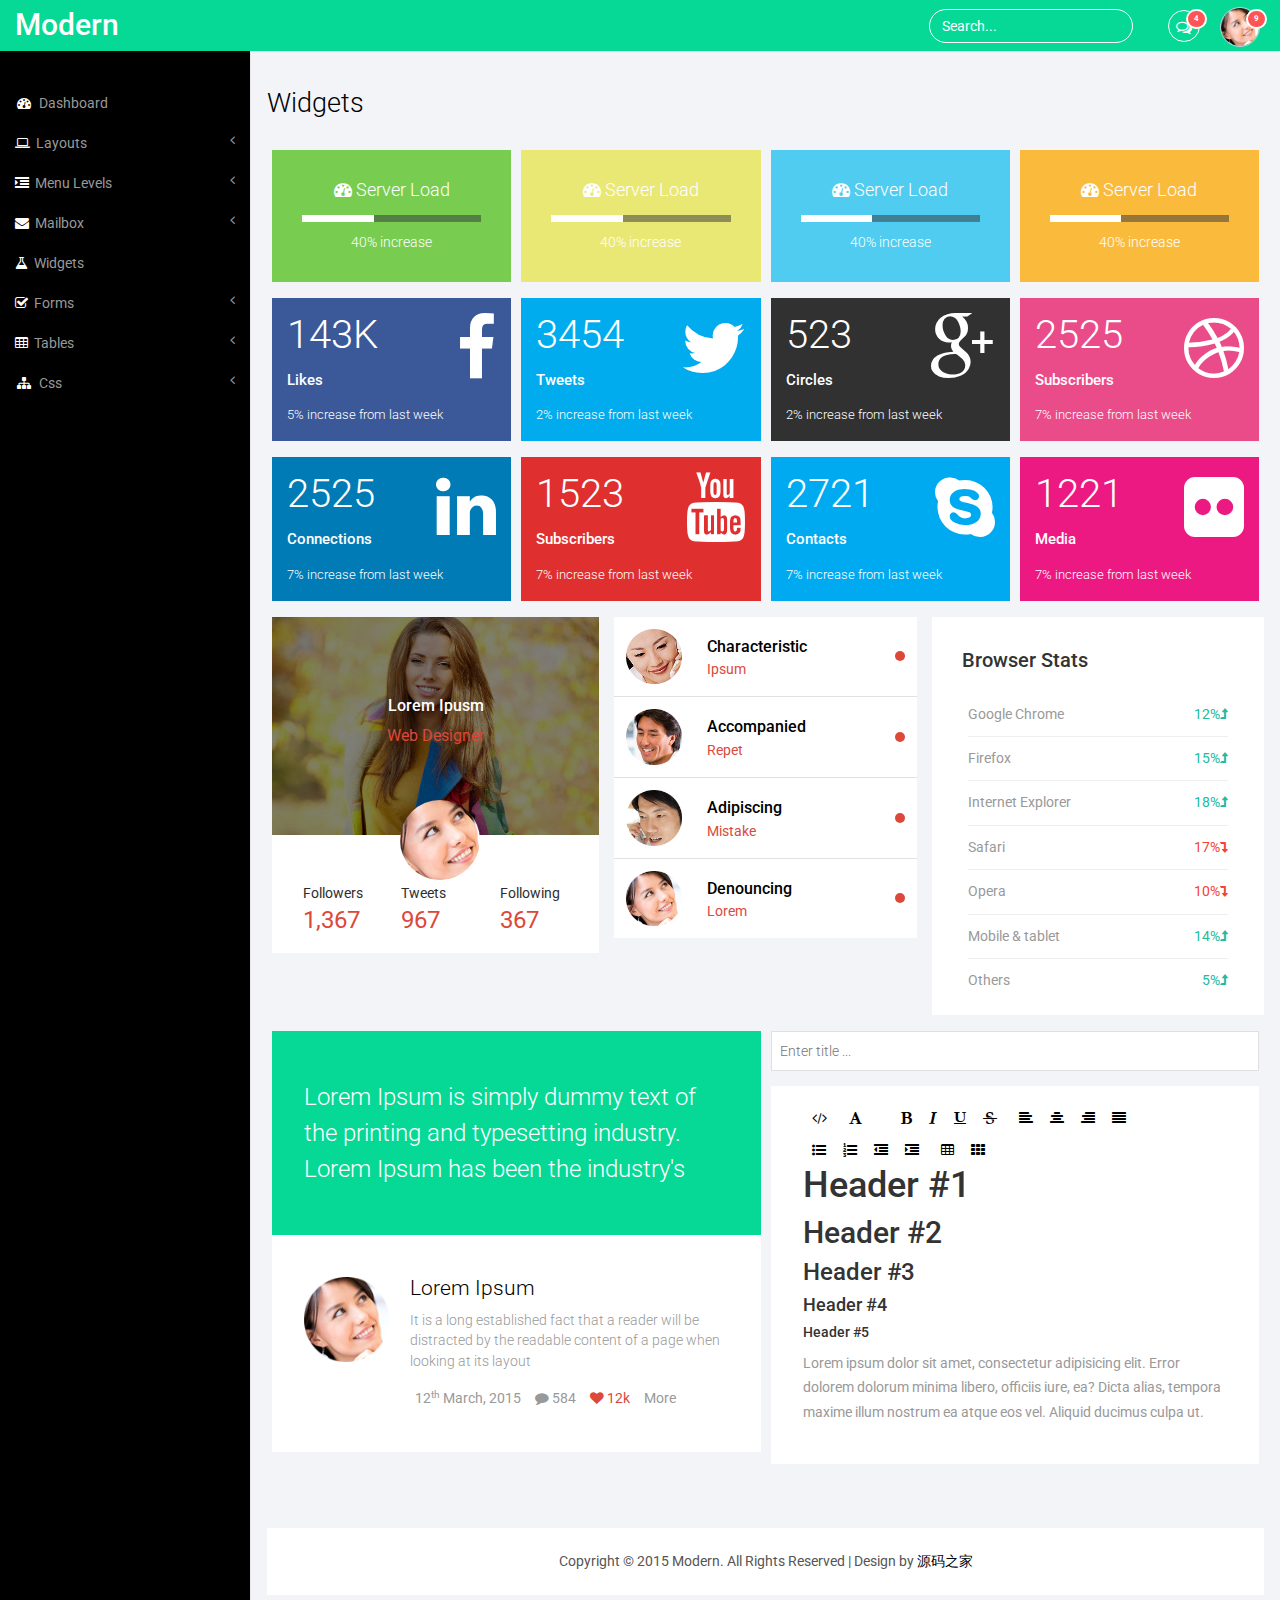
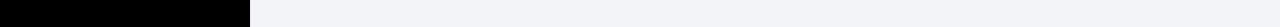
<file: static/temp/Modern_admin/widgets.html>
<!--
Author: W3layouts
Author URL: http://w3layouts.com
License: Creative Commons Attribution 3.0 Unported
License URL: http://creativecommons.org/licenses/by/3.0/
-->
<!DOCTYPE HTML>
<html>
<head>
<title>Modern an Admin Panel Category Flat Bootstarp Resposive Website Template | Widgets :: w3layouts</title>
<meta name="viewport" content="width=device-width, initial-scale=1">
<meta http-equiv="Content-Type" content="text/html; charset=utf-8" />
<meta name="keywords" content="Modern Responsive web template, Bootstrap Web Templates, Flat Web Templates, Andriod Compatible web template, 
Smartphone Compatible web template, free webdesigns for Nokia, Samsung, LG, SonyErricsson, Motorola web design" />
<script type="application/x-javascript"> addEventListener("load", function() { setTimeout(hideURLbar, 0); }, false); function hideURLbar(){ window.scrollTo(0,1); } </script>
 <!-- Bootstrap Core CSS -->
<link href="css/bootstrap.min.css" rel='stylesheet' type='text/css' />
<!-- Custom CSS -->
<link href="css/style.css" rel='stylesheet' type='text/css' />
<link href="css/font-awesome.css" rel="stylesheet"> 
<!-- jQuery -->
<script src="js/jquery.min.js"></script>
<!----webfonts--->
<link href='http://fonts.useso.com/css?family=Roboto:400,100,300,500,700,900' rel='stylesheet' type='text/css'>
<!---//webfonts--->  
<!-- Bootstrap Core JavaScript -->
<script src="js/bootstrap.min.js"></script>
</head>
<body>
<div id="wrapper">
     <!-- Navigation -->
        <nav class="top1 navbar navbar-default navbar-static-top" role="navigation" style="margin-bottom: 0">
            <div class="navbar-header">
                <button type="button" class="navbar-toggle" data-toggle="collapse" data-target=".navbar-collapse">
                    <span class="sr-only">Toggle navigation</span>
                    <span class="icon-bar"></span>
                    <span class="icon-bar"></span>
                    <span class="icon-bar"></span>
                </button>
                <a class="navbar-brand" href="index.html">Modern</a>
            </div>
            <!-- /.navbar-header -->
            <ul class="nav navbar-nav navbar-right">
				<li class="dropdown">
	        		<a href="#" class="dropdown-toggle" data-toggle="dropdown" aria-expanded="false"><i class="fa fa-comments-o"></i><span class="badge">4</span></a>
	        		<ul class="dropdown-menu">
						<li class="dropdown-menu-header">
							<strong>Messages</strong>
							<div class="progress thin">
							  <div class="progress-bar progress-bar-success" role="progressbar" aria-valuenow="40" aria-valuemin="0" aria-valuemax="100" style="width: 40%">
							    <span class="sr-only">40% Complete (success)</span>
							  </div>
							</div>
						</li>
						<li class="avatar">
							<a href="#">
								<img src="images/1.png" alt=""/>
								<div>New message</div>
								<small>1 minute ago</small>
								<span class="label label-info">NEW</span>
							</a>
						</li>
						<li class="avatar">
							<a href="#">
								<img src="images/2.png" alt=""/>
								<div>New message</div>
								<small>1 minute ago</small>
								<span class="label label-info">NEW</span>
							</a>
						</li>
						<li class="avatar">
							<a href="#">
								<img src="images/3.png" alt=""/>
								<div>New message</div>
								<small>1 minute ago</small>
							</a>
						</li>
						<li class="avatar">
							<a href="#">
								<img src="images/4.png" alt=""/>
								<div>New message</div>
								<small>1 minute ago</small>
							</a>
						</li>
						<li class="avatar">
							<a href="#">
								<img src="images/5.png" alt=""/>
								<div>New message</div>
								<small>1 minute ago</small>
							</a>
						</li>
						<li class="avatar">
							<a href="#">
								<img src="images/pic1.png" alt=""/>
								<div>New message</div>
								<small>1 minute ago</small>
							</a>
						</li>
						<li class="dropdown-menu-footer text-center">
							<a href="#">View all messages</a>
						</li>	
	        		</ul>
	      		</li>
			    <li class="dropdown">
	        		<a href="#" class="dropdown-toggle avatar" data-toggle="dropdown"><img src="images/1.png" alt=""/><span class="badge">9</span></a>
	        		<ul class="dropdown-menu">
						<li class="dropdown-menu-header text-center">
							<strong>Account</strong>
						</li>
						<li class="m_2"><a href="#"><i class="fa fa-bell-o"></i> Updates <span class="label label-info">42</span></a></li>
						<li class="m_2"><a href="#"><i class="fa fa-envelope-o"></i> Messages <span class="label label-success">42</span></a></li>
						<li class="m_2"><a href="#"><i class="fa fa-tasks"></i> Tasks <span class="label label-danger">42</span></a></li>
						<li><a href="#"><i class="fa fa-comments"></i> Comments <span class="label label-warning">42</span></a></li>
						<li class="dropdown-menu-header text-center">
							<strong>Settings</strong>
						</li>
						<li class="m_2"><a href="#"><i class="fa fa-user"></i> Profile</a></li>
						<li class="m_2"><a href="#"><i class="fa fa-wrench"></i> Settings</a></li>
						<li class="m_2"><a href="#"><i class="fa fa-usd"></i> Payments <span class="label label-default">42</span></a></li>
						<li class="m_2"><a href="#"><i class="fa fa-file"></i> Projects <span class="label label-primary">42</span></a></li>
						<li class="divider"></li>
						<li class="m_2"><a href="#"><i class="fa fa-shield"></i> Lock Profile</a></li>
						<li class="m_2"><a href="#"><i class="fa fa-lock"></i> Logout</a></li>	
	        		</ul>
	      		</li>
			</ul>
			<form class="navbar-form navbar-right">
              <input type="text" class="form-control" value="Search..." onFocus="this.value = '';" onBlur="if (this.value == '') {this.value = 'Search...';}">
            </form>
            <div class="navbar-default sidebar" role="navigation">
                <div class="sidebar-nav navbar-collapse">
                    <ul class="nav" id="side-menu">
                        <li>
                            <a href="index.html"><i class="fa fa-dashboard fa-fw nav_icon"></i>Dashboard</a>
                        </li>
                        <li>
                            <a href="#"><i class="fa fa-laptop nav_icon"></i>Layouts<span class="fa arrow"></span></a>
                            <ul class="nav nav-second-level">
                                <li>
                                    <a href="grids.html">Grid System</a>
                                </li>
                            </ul>
                            <!-- /.nav-second-level -->
                        </li>
                        <li>
                            <a href="#"><i class="fa fa-indent nav_icon"></i>Menu Levels<span class="fa arrow"></span></a>
                            <ul class="nav nav-second-level">
                                <li>
                                    <a href="graphs.html">Graphs</a>
                                </li>
                                <li>
                                    <a href="typography.html">Typography</a>
                                </li>
                            </ul>
                            <!-- /.nav-second-level -->
                        </li>
                        <li>
                            <a href="#"><i class="fa fa-envelope nav_icon"></i>Mailbox<span class="fa arrow"></span></a>
                            <ul class="nav nav-second-level">
                                <li>
                                    <a href="inbox.html">Inbox</a>
                                </li>
                                <li>
                                    <a href="compose.html">Compose email</a>
                                </li>
                            </ul>
                            <!-- /.nav-second-level -->
                        </li>
                        <li>
                            <a href="widgets.html"><i class="fa fa-flask nav_icon"></i>Widgets</a>
                        </li>
                         <li>
                            <a href="#"><i class="fa fa-check-square-o nav_icon"></i>Forms<span class="fa arrow"></span></a>
                            <ul class="nav nav-second-level">
                                <li>
                                    <a href="forms.html">Basic Forms</a>
                                </li>
                                <li>
                                    <a href="validation.html">Validation</a>
                                </li>
                            </ul>
                            <!-- /.nav-second-level -->
                        </li>
                        <li>
                            <a href="#"><i class="fa fa-table nav_icon"></i>Tables<span class="fa arrow"></span></a>
                            <ul class="nav nav-second-level">
                                <li>
                                    <a href="basic_tables.html">Basic Tables</a>
                                </li>
                            </ul>
                            <!-- /.nav-second-level -->
                        </li>
                        <li>
                            <a href="#"><i class="fa fa-sitemap fa-fw nav_icon"></i>Css<span class="fa arrow"></span></a>
                            <ul class="nav nav-second-level">
                                <li>
                                    <a href="media.html">Media</a>
                                </li>
                                <li>
                                    <a href="login.html">Login</a>
                                </li>
                            </ul>
                            <!-- /.nav-second-level -->
                        </li>
                    </ul>
                </div>
                <!-- /.sidebar-collapse -->
            </div>
            <!-- /.navbar-static-side -->
        </nav>
        <div id="page-wrapper">
        <div class="graphs">
	     <div class="widget_head">Widgets</div>
		   <div class="widget_1">
		 	 <div class="col-sm-3 widget_1_box">
                <div class="tile-progress bg-info">
                    <div class="content">
                        <h4><i class="fa fa-dashboard icon-sm"></i> Server Load</h4>
                        <div class="progress"><div class="progress-bar inviewport animated visible slideInLeft" style="width: 40%;"></div></div>
                        <span>40% increase</span>
                    </div>
                </div>
             </div>
             <div class="col-sm-3 widget_1_box">
                <div class="tile-progress bg-success">
                    <div class="content">
                        <h4><i class="fa fa-dashboard icon-sm"></i> Server Load</h4>
                        <div class="progress"><div class="progress-bar inviewport animated visible slideInLeft" style="width: 40%;"></div></div>
                        <span>40% increase</span>
                    </div>
                </div>
             </div>
             <div class="col-sm-3 widget_1_box">
               <div class="tile-progress bg-danger">
                    <div class="content">
                        <h4><i class="fa fa-dashboard icon-sm"></i> Server Load</h4>
                        <div class="progress"><div class="progress-bar inviewport animated visible slideInLeft" style="width: 40%;"></div></div>
                        <span>40% increase</span>
                    </div>
                </div>
             </div>
             <div class="col-sm-3 widget_1_box">
             	<div class="tile-progress bg-secondary">
                    <div class="content">
                        <h4><i class="fa fa-dashboard icon-sm"></i> Server Load</h4>
                        <div class="progress"><div class="progress-bar inviewport animated visible slideInLeft" style="width: 40%;"></div></div>
                        <span>40% increase</span>
                    </div>
                </div>
			  </div>
              <div class="clearfix"> </div>
		   </div>
		   <div class="widget_2">
		   	  <div class="col-sm-3 widget_1_box">
		   	  	<div class="wid-social facebook">
                    <div class="social-icon">
                        <i class="fa fa-facebook text-light icon-xlg pull-right"></i>
                    </div>
                    <div class="social-info">
                        <h3 class="number_counter bold count text-light start_timer counted">143K</h3>
                        <h4 class="counttype text-light">Likes</h4>
                        <span class="percent">5% increase from last week</span>
                    </div>
                </div>
              </div>
              <div class="col-sm-3 widget_1_box">
                <div class="wid-social twitter">
                    <div class="social-icon">
                        <i class="fa fa-twitter text-light icon-xlg pull-right"></i>
                    </div>
                    <div class="social-info">
                        <h3 class="number_counter bold count text-light start_timer counted">3454</h3>
                        <h4 class="counttype text-light">Tweets</h4>
                        <span class="percent">2% increase from last week</span>
                    </div>
                </div>
			  </div>
              <div class="col-sm-3 widget_1_box">
              	<div class="wid-social google-plus">
                    <div class="social-icon">
                        <i class="fa fa-google-plus text-light icon-xlg pull-right"></i>
                    </div>
                    <div class="social-info">
                        <h3 class="number_counter bold count text-light start_timer counted">523</h3>
                        <h4 class="counttype text-light">Circles</h4>
                        <span class="percent">2% increase from last week</span>
                    </div>
                </div>
			  </div>
              <div class="col-sm-3 widget_1_box">
                <div class="wid-social dribbble">
                    <div class="social-icon">
                        <i class="fa fa-dribbble text-light icon-xlg pull-right"></i>
                    </div>
                    <div class="social-info">
                        <h3 class="number_counter bold count text-light start_timer counted">2525</h3>
                        <h4 class="counttype text-light">Subscribers</h4>
                        <span class="percent">7% increase from last week</span>
                    </div>
                </div>
			  </div>
              <div class="clearfix"> </div>
		   </div>
		   <div class="widget_3">
		   	  <div class="col-sm-3 widget_1_box">
                <div class="wid-social linkedin">
                    <div class="social-icon">
                        <i class="fa fa-linkedin text-light icon-xlg pull-right"></i>
                    </div>
                    <div class="social-info">
                        <h3 class="number_counter bold count text-light start_timer counted">2525</h3>
                        <h4 class="counttype text-light">Connections</h4>
                        <span class="percent">7% increase from last week</span>
                    </div>
                </div>
			   </div>
               <div class="col-sm-3 widget_1_box">
               	<div class="wid-social youtube">
                    <div class="social-icon">
                        <i class="fa fa-youtube text-light icon-xlg pull-right"></i>
                    </div>
                    <div class="social-info">
                        <h3 class="number_counter bold count text-light start_timer counted">1523</h3>
                        <h4 class="counttype text-light">Subscribers</h4>
                        <span class="percent">7% increase from last week</span>
                    </div>
                </div>
			  </div>
              <div class="col-sm-3 widget_1_box">
                <div class="wid-social skype">
                    <div class="social-icon">
                        <i class="fa fa-skype text-light icon-xlg pull-right"></i>
                    </div>
                    <div class="social-info">
                        <h3 class="number_counter bold count text-light start_timer counted">2721</h3>
                        <h4 class="counttype text-light">Contacts</h4>
                        <span class="percent">7% increase from last week</span>
                    </div>
                </div>
			  </div>
              <div class="col-sm-3 widget_1_box">
                 <div class="wid-social flickr">
                    <div class="social-icon">
                        <i class="fa fa-flickr text-light icon-xlg pull-right"></i>
                    </div>
                    <div class="social-info">
                        <h3 class="number_counter bold count text-light start_timer counted">1221</h3>
                        <h4 class="counttype text-light">Media</h4>
                        <span class="percent">7% increase from last week</span>
                    </div>
                </div>
               </div>
               <div class="clearfix"> </div>
		   </div>
		   <div class="widget_4">
		   	 <div class="col-md-4 widget_1_box1">
		   	 	<div class="coffee">
				<div class="coffee-top">
					<a href="#"><img class="img-responsive" src="images/pic4.jpg" alt="">
					<div class="doe">
						<h6>Lorem Ipusm</h6>
						<p>Web Designer</p>
					</div>
					<i></i></a>
				</div>
				<div class="follow">
					<div class="col-xs-4 two">
						<p>Followers</p>
						<span>1,367</span>
					</div>
					<div class="col-xs-4 two">
						<p>Tweets</p>
						<span>967</span>
					</div>
					<div class="col-xs-4 two">
						<p>Following</p>
						<span>367</span>
					</div>
					<div class="clearfix"> </div>
				</div>
		       </div>
		   	 </div>
		   	 <div class="col-md-4 stats-info3"> 
		   	 	<div class="online">
					<a href="#"><div class="online-top">
						<div class="top-at">
							<img class="img-responsive" src="images/2.png" alt="">
						</div>
						<div class="top-on">
							<div class="top-on1">
								<p>Characteristic</p>
								<span>Ipsum</span>
							</div>
							<label class="round"> </label>
							<div class="clearfix"> </div>
						</div>
						<div class="clearfix"> </div>
					</div></a>
					<a href="#"><div class="online-top">
						<div class="top-at">
							<img class="img-responsive" src="images/3.png" alt="">
						</div>
						<div class="top-on">
							<div class="top-on1">
								<p>Accompanied</p>
								<span>Repet</span>
							</div>
							<label class="round"> </label>
							<div class="clearfix"> </div>
						</div>
						<div class="clearfix"> </div>
					</div></a>
					<a href="#"><div class="online-top">
						<div class="top-at">
							<img class="img-responsive" src="images/4.png" alt="">
						</div>
						<div class="top-on">
							<div class="top-on1">
								<p>Adipiscing</p>
								<span>Mistake</span>
							</div>
							<label class="round"> </label>
							<div class="clearfix"> </div>
						</div>
						<div class="clearfix"> </div>
					</div></a>
					<a href="#"><div class="online-top online-top1">
						<div class="top-at">
							<img class="img-responsive" src="images/1.png" alt="">
						</div>
						<div class="top-on">
							<div class="top-on1">
								<p>Denouncing</p>
								<span>Lorem</span>
							</div>
							<label class="round"> </label>
							<div class="clearfix"> </div>
						</div>
						<div class="clearfix"> </div>
					</div></a>
				</div>
		   	 </div>
		   	 <div class="col-md-4 stats-info stats-info1">
                <div class="panel-heading">
                    <h4 class="panel-title">Browser Stats</h4>
                </div>
                <div class="panel-body panel-body2">
                    <ul class="list-unstyled">
                        <li>Google Chrome<div class="text-success pull-right">12%<i class="fa fa-level-up"></i></div></li>
                        <li>Firefox<div class="text-success pull-right">15%<i class="fa fa-level-up"></i></div></li>
                        <li>Internet Explorer<div class="text-success pull-right">18%<i class="fa fa-level-up"></i></div></li>
                        <li>Safari<div class="text-danger pull-right">17%<i class="fa fa-level-down"></i></div></li>
                        <li>Opera<div class="text-danger pull-right">10%<i class="fa fa-level-down"></i></div></li>
                        <li>Mobile &amp; tablet<div class="text-success pull-right">14%<i class="fa fa-level-up"></i></div></li>
                        <li class="last">Others<div class="text-success pull-right">5%<i class="fa fa-level-up"></i></div></li> 
                    </ul>
                </div>
            </div>
		   	 <div class="clearfix"> </div>
		   </div>
		   <div class="widget_5">
		   	 <div class="col-md-6 widget_1_box2">
		   	 	<div class="wid_blog">
		   	 		<h1>Lorem Ipsum is simply dummy text of the printing and typesetting industry. Lorem Ipsum has been the industry's</h1>
		   	 	</div>
		   	 	<div class="wid_blog-desc">
		   	 		<div class="wid_blog-left">
		   	 			<img src="images/1.png" class="img-responsive" alt="">
		   	 		</div>
		   	 		<div class="wid_blog-right">
		   	 			<h2>Lorem Ipsum</h2>
		   	 			<p>It is a long established fact that a reader will be distracted by the readable content of a page when looking at its layout</p>
		   	 			<ul class="list-unstyled list-inline">
                            <li><a href="#" class="text-muted">12<sup>th</sup> March, 2015</a></li>
                            <li><a href="#" class="text-muted"><i class="fa fa-comment"></i> 584</a></li>
                            <li><a href="#" class="text-orange"><i class="fa fa-heart"></i> 12k</a></li>
                            <li><a href="#" class="text-muted">More</a></li>
                       </ul>
		   	 		</div>
		   	 		<div class="clearfix"> </div>
		   	 	</div>
             </div>
             <div class="col-md-6 widget_1_box2">
		   	 	<div class="widget-body">
					<div class="form-group">
						<input type="text" class="form-control1 input-lg" placeholder="Enter title ...">
					</div>
					<div class="editor">
						<div class="editor-toolbar">
							<div class="btn-group">
								<button class="btn btn-link link1"><span class="fa fa-code"></span></button>
							</div>
							<div class="btn-group">
								<button class="btn btn-link link1"><span class="fa fa-font"></span></button>
								<button class="btn btn-link link1"><span class="fa fa-paragraph"></span></button>
							</div>
							<div class="btn-group">
								<button class="btn btn-link link1"><span class="fa fa-bold"></span></button>
								<button class="btn btn-link link1"><span class="fa fa-italic"></span></button>
								<button class="btn btn-link link1"><span class="fa fa-underline"></span></button>
								<button class="btn btn-link link1"><span class="fa fa-strikethrough"></span></button>
							</div>
							<div class="btn-group">
								<button class="btn btn-link link1 active"><span class="fa fa-align-left"></span></button>
								<button class="btn btn-link link1"><span class="fa fa-align-center"></span></button>
								<button class="btn btn-link link1"><span class="fa fa-align-right"></span></button>
								<button class="btn btn-link link1"><span class="fa fa-align-justify"></span></button>
							</div>
							<div class="btn-group">
								<button class="btn btn-link link1"><span class="fa fa-list-ul"></span></button>
								<button class="btn btn-link link1"><span class="fa fa-list-ol"></span></button>
								<button class="btn btn-link link1"><span class="fa fa-outdent"></span></button>
								<button class="btn btn-link link1"><span class="fa fa-indent"></span></button>
							</div>
							<div class="btn-group">
								<button class="btn btn-link link1"><span class="fa fa-table"></span></button>
								<button class="btn btn-link link1"><span class="fa fa-th"></span></button>
							</div>
						</div>
						<div class="editor-content ng-isolate-scope" mb-scrollbar="contentScrollbar">
							<div class="editor-input ng-scope" contenteditable="true">
								<h1>Header #1</h1>
								<h2>Header #2</h2>
								<h3>Header #3</h3>
								<h4>Header #4</h4>
								<h5>Header #5</h5>
								<p>Lorem ipsum dolor sit amet, consectetur adipisicing elit. Error dolorem dolorum minima libero, officiis iure, ea? Dicta alias, tempora maxime illum nostrum ea atque eos vel. Aliquid ducimus culpa ut.</p>
							</div>
						</div>
					</div>
				</div>
             </div>
		     <div class="clearfix"> </div>
		   </div>
		   <div class="copy_layout">
            <p>Copyright © 2015 Modern. All Rights Reserved | Design by <a href="http://www.mycodes.net/" target="_blank">源码之家</a> </p>
           </div>
	  </div>
      </div>
      <!-- /#page-wrapper -->
   </div>
    <!-- /#wrapper -->
<!-- Nav CSS -->
<link href="css/custom.css" rel="stylesheet">
<!-- Metis Menu Plugin JavaScript -->
<script src="js/metisMenu.min.js"></script>
<script src="js/custom.js"></script>
</body>
</html>
</file>
<file: static/temp/Modern_admin/css/style.css>
/*
Author: W3layout
Author URL: http://w3layouts.com
License: Creative Commons Attribution 3.0 Unported
License URL: http://creativecommons.org/licenses/by/3.0/
*/
h4, h5, h6,
h1, h2, h3 {margin-top: 0;}
ul, ol {margin: 0;}
p {margin: 0;}

html, body{
  	font-family: 'Roboto', sans-serif;
    font-size: 100%;
  	background:#000;
  	overflow-x: hidden;
}
body a{
	transition:0.5s all;
	-webkit-transition:0.5s all;
	-moz-transition:0.5s all;
	-o-transition:0.5s all;
	-ms-transition:0.5s all;
}
/*-- header --*/
.navbar .navbar-nav li a {
  padding: 0 10px;
  line-height: 56px;
  position: relative;
}
.nav>li>a:focus, .nav>li>a:hover {
  background-color:rgba(239, 85, 58, 0) !important;
}
.navbar .navbar-nav li a i {
  border: 1px solid #fff;
  padding: 8px 0;
  width: 32px;
  text-align: center;
  -webkit-border-radius: 50em;
  -moz-border-radius: 50em;
  border-radius: 50em;
  color: #fff;
  height: 32px;
}
.navbar .navbar-nav li .dropdown-menu {
  margin-top: 3px;
  border: none;
  -webkit-border-radius: 0px;
  -moz-border-radius: 0px;
  border-radius: 0px;
  border: 1px solid #e1e6ef;
  -webkit-box-shadow: 0 2px 4px rgba(0, 0, 0, 0.125);
  -moz-box-shadow: 0 2px 4px rgba(0, 0, 0, 0.125);
  box-shadow: 0 2px 4px rgba(0, 0, 0, 0.125);
  padding: 0;
}
.navbar .navbar-nav li .dropdown-menu:before {
  position: absolute;
  top: -9.5px;
  right: 16px;
  display: inline-block;
  border-right: 8px solid transparent;
  border-bottom: 8px solid #e1e6ef;
  border-left: 8px solid transparent;
  content: '';
}
.navbar .navbar-nav li .dropdown-menu li.dropdown-menu-header, .navbar .navbar-nav li .dropdown-menu li.dropdown-menu-footer {
  background:#f2f4f8;
}
.navbar .navbar-nav li.m_2 a {
  line-height:38px;
}
.navbar .navbar-nav li .dropdown-menu li a i {
  margin: 0 10px 0 -5px;
  border: none;
}
.dropdown-menu>li>a:focus, .dropdown-menu>li>a:hover {
  background-color: #f2f4f8 !important;
}
.navbar .navbar-nav li .dropdown-menu li a .label {
  position: absolute;
  right: 10px;
  top: 11px;
}
.label.label-info {
  background-color:#ef553a;
}
.label {
  padding: 4px 6px;
  border: none;
  text-shadow: none;
}
.warning_1, .warning_11{
	padding:10px 16px !important;
}
.warning_11, .warning_22, .warning_33, .warning_44{
	background-color: #337ab7 !important;
	border-color:#337ab7 !important;
}
.warning_11:hover, .warning_22:hover, .warning_33:hover, .warning_44:hover{
	background-color: #246AA6 !important;
	border-color:#246AA6 !important;
}
.warning_2, .warning_22{
	padding:6px 12px !important;
}
.warning_3, .warning_33{
	padding:5px 10px !important;
}
.warning_4, .warning_44{
	padding:1px 5px !important;
}	
.but_list, .tab-content{
	margin:1.5em 0 0 0;
}
.btn-group-lg>.btn, .btn-lg {
  border-radius:4px !important;
}
.navbar .navbar-nav li .dropdown-toggle.avatar img {
  height: 40px;
  -webkit-border-radius: 50em;
  -moz-border-radius: 50em;
  border-radius: 50em;
  border: 1px solid #c0cadd;
  margin-top: -4px;
}
.navbar .navbar-nav li .dropdown-menu li a i {
  margin: 0 10px 0 -5px;
  border: none;
  color:rgb(6, 217, 149);
}
.navbar .navbar-nav li .dropdown-menu li.dropdown-menu-header .progress, .navbar .navbar-nav li .dropdown-menu li.dropdown-menu-footer .progress {
  border: 1px solid #e1e6ef;
  background: white;
  box-shadow: none;
}
.progress.thin {
  height: 10px;
}
.progress {
  -webkit-box-shadow: none;
  -moz-box-shadow: none;
  box-shadow: none;
  background: #f2f4f8;
  -webkit-border-radius: 2px;
  -moz-border-radius: 2px;
  border-radius: 2px;
}
.navbar .navbar-nav li .dropdown-menu li.avatar {
  min-width: 300px;
  height: 56px;
  padding: 0px 15px;
}
.navbar .navbar-nav li .dropdown-menu li {
  padding: 0;
  position: relative;
  min-width:100%;
  border-bottom: 1px solid #e1e6ef;
  line-height: 40px;
  padding: 0 15px;
  font-size: 14px;
  width:300px;
}
.navbar .navbar-nav li .dropdown-menu li.avatar a {
  line-height: 59px;
  height: 59px;
  padding: 9px 15px;
}
.navbar .navbar-nav li .dropdown-menu li a {
  -webkit-border-radius: 0px;
  -moz-border-radius: 0px;
  border-radius: 0px;
  line-height: 40px;
  height: 40px;
  margin: 0 -15px;
  padding: 0 15px;
}
.navbar .navbar-nav li .dropdown-menu li a img {
  height: 40px;
  -webkit-border-radius: 50em;
  -moz-border-radius: 50em;
  border-radius: 50em;
  border: 1px solid #e1e6ef;
  margin: 0px 10px 0 -5px;
  float: left;
}
.navbar .navbar-nav li .dropdown-menu li a div {
  font-size: 14px;
  line-height: 26px;
  font-weight: bold;
  color: #000;
}
.navbar .navbar-nav li .dropdown-menu li a small {
  display: block;
  line-height: 12px;
  font-size: 10px;
  margin-top: -3px;
  font-style: italic;
}
.small, small {
  color: #CFCFCF !important;
  font-weight: 300 !important;
}
.navbar .navbar-nav li .dropdown-menu li.avatar a .label {
  top: 20px;
}
.navbar .navbar-nav li a .badge {
  background: #ff5454;
  border: 2px solid white;
  position: absolute;
  top: 9px;
  right: 3px;
  font-size: 8px;
  line-height: 8px;
  padding: 4px 6px;
  -webkit-border-radius: 50em;
  -moz-border-radius: 50em;
  border-radius: 50em;
  min-width: 0;
}
.navbar-default.sidebar {
  background-color: #000;
  font-family: 'Roboto', sans-serif;
}
nav.top1.navbar.navbar-default.navbar-static-top {
  background-color:rgb(6, 217, 149);
  font-family: 'Roboto', sans-serif;
}
.navbar-default .navbar-brand {
  color: #fff !important;
  font-size: 30px;
  font-weight: 500;
}
.navbar-right {
  margin-right: 10px !important;
}
.navbar-right li{
	display:inline-block;
}
i.nav_icon {
  color: #fff;
  margin-right:6px;
}
.sidebar ul li a{
  color: #999;
  font-size:14px;
}
.form-control {
  background: none !important;
  border: 1px solid #fff !important;
  border-radius: 20px !important;
  box-shadow: none !important;
}
.navbar-form.navbar-right input[type="text"] {
  color: #fff;
}
form.navbar-form.navbar-right {
  margin:9px 0 0 0;
}
ul.nav.navbar-nav.navbar-right {
  height: 51px;
}
.sidebar-nav.navbar-collapse {
  margin: 2em 0 0 0;
}
.navbar-default .navbar-nav>.active>a, .navbar-default .navbar-nav>.active>a:focus, .navbar-default .navbar-nav>.active>a:hover {
  background-color:rgba(231, 231, 231, 0) !important;
}
.dropdown-menu {
  min-width: 202px !important;
}  
/* Active state */
.wrapper-dropdown-4.active i.dropdown-icon{
    background-position:-2px -2px;
}
.wrapper-dropdown-4.active .dropdown {
    max-height: 400px;
}
ul.dropdown {
	padding:0;
	margin:0;
	list-style:none;
}
.span_1{
  background: #000;
  padding: 1em;
  margin: 0;
  position: fixed;
  height: 100%;
  overflow-y: auto;
  z-index: 100;
  top: 0;
}
.col-md-10.span_1_of_span_2 {
  padding:1em;
}
.col_1_of_2.span_1_of_2 {
  padding: 5px;
}
.col_1_of_2.span_1_of_2:hover .red{
	background:#E84F34;
}
.col_1_of_2.span_1_of_2:hover .blue1{
	background:#8D51A6;
}
.col_1_of_2.span_1_of_2:hover .fb2{
	background:#355290;
}
.col_1_of_2.span_1_of_2:hover .tw2{
	background:#03A5E2;
}
.span_4 {
  padding-right: 0;
}
.col_3 {
  margin-bottom:1em;
}
.col_3 h4{
  margin:0 0 2em;
  color: #fff;
  text-transform: uppercase;
  font-size: 0.85em;
}
.span_10{
  margin-bottom: 1em;
}
/**** icon dropdown ******/
.wrapper-dropdown-5 {
    /* Size & position */
    position: relative;
    margin: 0 auto;
    /* Styles */
    cursor: pointer;
    outline: none;
    -webkit-transition: all 0.3s ease-out;
    -moz-transition: all 0.3s ease-out;
    -ms-transition: all 0.3s ease-out;
    -o-transition: all 0.3s ease-out;
    transition: all 0.3s ease-out;
}
.wrapper-dropdown-5 i.dropdown-icon{
  width: 15px;
  height: 12px;
  display: block;
  background: url(../images/up-down.png) no-repeat -3px -13px;
  float: left;
}
.wrapper-dropdown-5 .dropdown {
  position: absolute;
  top: 18px;
  right: -16px;
  width: 245px;
  background: #333;
  color: #fff;
  list-style: none;
  -webkit-transition: all 0.3s ease-out;
  -moz-transition: all 0.3s ease-out;
  -ms-transition: all 0.3s ease-out;
  -o-transition: all 0.3s ease-out;
  transition: all 0.3s ease-out;
  max-height: 0;
  overflow: hidden;
  z-index: 1;
}
.wrapper-dropdown-5 .dropdown li:first-child a{
	border-top:none;
}
.wrapper-dropdown-5 .dropdown li a {
    display: block;
    text-decoration: none;
    color:#fff;
    font-size:0.85em;
    border:none;
    padding:8px 15px;
    transition: all 0.3s ease-out;
    -webkit-transition: all 0.3s ease-out;
    -moz-transition: all 0.3s ease-out;
    -o-transition: all 0.3s ease-out;
    border-radius:0;
}
/* Hover state */
.wrapper-dropdown-5 .dropdown li:hover a {
    color: #FFF;
    background:#65cea7;
}
/* Active state */
.wrapper-dropdown-5.active i.dropdown-icon{
    background-position:-2px -2px;
}
.wrapper-dropdown-5.active .dropdown {
    max-height: 400px;
}
/**** icon dropdown ******/
.wrapper-dropdown-6, .wrapper-dropdown-7, .wrapper-dropdown-8, .wrapper-dropdown-9{
    /* Size & position */
    position: relative;
    margin: 0 auto;
    /* Styles */
    cursor: pointer;
    outline: none;
    -webkit-transition: all 0.3s ease-out;
    -moz-transition: all 0.3s ease-out;
    -ms-transition: all 0.3s ease-out;
    -o-transition: all 0.3s ease-out;
    transition: all 0.3s ease-out;
}
.wrapper-dropdown-6 i.dropdown-icon, .wrapper-dropdown-7 i.dropdown-icon, .wrapper-dropdown-8 i.dropdown-icon, .wrapper-dropdown-9 i.dropdown-icon{
  width: 15px;
  height: 12px;
  display: block;
  background: url(../images/up-down.png) no-repeat -3px -13px;
  float: left;
}
.wrapper-dropdown-6 .dropdown, .wrapper-dropdown-7 .dropdown, .wrapper-dropdown-8 .dropdown, .wrapper-dropdown-9 .dropdown  {
  position: absolute;
  top: 20px;
  right: -16px;
  width: 245px;
  background: #333;
  color: #fff;
  list-style: none;
  -webkit-transition: all 0.3s ease-out;
  -moz-transition: all 0.3s ease-out;
  -ms-transition: all 0.3s ease-out;
  -o-transition: all 0.3s ease-out;
  transition: all 0.3s ease-out;
  max-height: 0;
  overflow: hidden;
  z-index: 1;
}
.wrapper-dropdown-6 .dropdown li:first-child a, .wrapper-dropdown-7 .dropdown li:first-child a, .wrapper-dropdown-8 .dropdown li:first-child a, .wrapper-dropdown-9 .dropdown li:first-child a{
	border-top:none;
}
.wrapper-dropdown-6 .dropdown li a, .wrapper-dropdown-7 .dropdown li a, .wrapper-dropdown-8 .dropdown li a, .wrapper-dropdown-9 .dropdown li a {
    display: block;
    text-decoration: none;
    color:#fff;
    font-size:0.85em;
    border:none;
    padding:8px 15px;
    transition: all 0.3s ease-out;
    -webkit-transition: all 0.3s ease-out;
    -moz-transition: all 0.3s ease-out;
    -o-transition: all 0.3s ease-out;
    border-radius:0;
}
/* Hover state */
.wrapper-dropdown-6 .dropdown li:hover a, .wrapper-dropdown-7 .dropdown li:hover a, .wrapper-dropdown-8 .dropdown li:hover a, .wrapper-dropdown-9 .dropdown li:hover a{
    color: #FFF;
    background:#65cea7;
}
/* Active state */
.wrapper-dropdown-6.active i.dropdown-icon, .wrapper-dropdown-7.active i.dropdown-icon, .wrapper-dropdown-8.active i.dropdown-icon, .wrapper-dropdown-9.active i.dropdown-icon{
    background-position:-2px -2px;
}
.wrapper-dropdown-6.active .dropdown, .wrapper-dropdown-7.active .dropdown, .wrapper-dropdown-8.active .dropdown, .wrapper-dropdown-9.active .dropdown {
    max-height: 400px;
}
section.accordation_menu {
  min-height: 800px;
}
.span_3{
  padding:0;
}
.col_1{
	margin:1em 0 0 0;
}
.one{
	width:150px;
}
.profile_img1 {
  float: left;
  margin-right: 10px;
  width: 83%;
  margin-bottom:2em;
}
.user-name1 {
  float:left;
}
.user-name1 p {
  font-size: 13px;
  color: #65cea7;
  line-height: 1em;
}
.tiles_info{
  color: #fff!important;
}
a.tiles_info:hover{
  text-decoration:none;
}
a.tiles_info, a.shortcut-tiles {
  background: 0 0;
}
.tiles-body{
	text-align:center;
}
.tiles_info, .shortcut-tiles {
  display: block;
  border-radius: 3px;
  -webkit-border-radius: 3px;
  -moz-border-radius: 3px;
  -o-border-radius: 3px;
}
.red1{
  background: #ef553a;
}
.tiles_info .tiles-head {
  letter-spacing: normal;
  padding: 10px 10px;
  font-weight: 500;
  box-shadow: inset 0 -50px 0 0 rgba(255,255,255,.1);
  border-top-right-radius: 3px;
  border-top-left-radius: 3px;
  text-transform: uppercase;
  text-align: center;
  font-size:0.85em;
}
.red{
  background: #ef553a;
}
.tiles_info .tiles-body-alt, .info-tiles .tiles-body {
  padding: 15px;
  font-weight: 300;
}
.tiles_info .tiles-body {
    font-size: 32px;
  border-bottom-right-radius: 3px;
  border-bottom-left-radius: 3px;
    padding: 19px 15px;
}
.tiles_info .tiles-body-alt .text-center, .info-tiles .tiles-body .text-center {
  margin-top: -5px;
}
.tiles_info.tiles_blue1 .tiles-body {
  background: #9358ac;
}
.tiles_blue1{
  background: #9358ac;
}
.blue1{
  background: #9358ac;
}
.fb1{
   background: #3b5998;
}
.fb2{
	background: #3b5998;
}
.tw1{
  background: #00aced;
}
.tw2{
  background: #00aced;
}
.content_bottom{
	margin-bottom:1em;
}
.grid-date {
  background:#78cd51;
  padding: 1.5em;
}
p.date-in {
  float: left;
  font-size: 1.2em;
  color: #fff;
}
span.date-on {
  float: right;
  font-size: 1.2em;
  color: #fff;
}
.grid-date h4 {
  color: #fff;
  font-size: 3.5em;
  text-align: center;
  padding: 48px 0 15px 0;
}
.grid-date h4 i {
  display: inline-block;
  vertical-align: middle;
}
p.monday {
  background: #fff;
  font-size: 1.1em;
  color: #000;
  padding: 1em;
  text-align: center;
}
h4.pull-left{
  font-size: 18px;
  color: #ffffff;
  text-transform: capitalize;
  display: block;
}
.copy{
	background:#fff;
	text-align:center;
	padding:1.5em 0;
}
.copy p, .copy_layout p{
	font-size:0.85em;
	color:#555;
}
.copy p a, .copy_layout p a{
	color:#000;
}
/*-- circular progress --*/
.span_7 {
  padding-left: 0;
}
.span_8{
	text-align:center;
	padding-left: 0;
}
.col_2 {
  background-color: #fff;
  padding: 1em;
  margin-bottom: 1em;
}
.grid-1, .grid-2, .grid-3, .grid-4{
    display: inline-block;
}
.grid-1 {
  margin-bottom: 2em;
}
.grid-1, .grid-3{
	margin-right:10%;
	width: 27%;
}
.activity-row, .activity-row1{
  text-align: left;
}
i.text-info{
  float: left;
  line-height: 60px;
  font-size: 1.2em;
}
i.icon_13{
  color:#00aced;
}
.activity-img{
  text-align:center;
}
.activity-img img{
  display:inline-block;
}
.activity-desc h5{
	color:#000;
	font-size:1em;
	font-weight:500;
	margin-bottom: 5px;
}
.activity-desc h5 a{
	color:#000;
}
.activity-desc p{
	color:#999;
	font-size:0.85em;
	line-height:1.5em;
}
.activity-desc h6{
  color: #D8D8D8;
  font-size:12px;
  margin: 10px 0 0 0;
}
.activity-row{
	margin-bottom:2em;
}
.scrollbar{
	height:392px;
	background:#fff;
	overflow-y: scroll;
    padding:2em 1em;
}
.activity_box{
  background: #fff;
  min-height: 392px;
}
.icon_11{
  color: #ef553a;
}
.icon_12{
  color:#9358ac;
}
#style-2::-webkit-scrollbar-track
{
	
	background-color:#f0f0f0;
}

#style-2::-webkit-scrollbar
{
	width:5px;
	background-color: #f5f5f5;
}

#style-2::-webkit-scrollbar-thumb
{
	
	background-color:rgb(6, 217, 149);
}
/*-- General stats --*/
.stats-info{
  background-color: #fff;
}
.panel .panel-heading {
  padding: 20px;
  overflow: hidden;
  border-top-left-radius: 0;
  border-top-right-radius: 0;
  border: 0!important;
  height: 55px;
  font-size: 14px;
  font-weight: 600;
}
.panel .panel-heading .panel-title {
  font-size: 14px;
  float: left;
  margin: 0;
  padding: 0;
  font-weight: 600;
}
.panel-heading {
  padding:32px 15px 0px;
  border-top-left-radius:0 !important;
  border-top-right-radius: 0 !important;
}
.stats-info ul {
  margin: 0;
}
.list-unstyled {
  padding-left: 0;
  list-style: none;
}
.stats-info ul li {
  border-bottom: 1px solid #eee;
  padding: 12px 0;
  font-size: 0.85em;
  color: #999;
}
.panel-title {
  font-size: 20px;
}
.stats-info ul li.last{
	border-bottom:0;
	padding-bottom:4px;
}
.text-success {
  color: #22BAA0;
}
.text-danger {
  color: #f25656;
}
/*-- col_3 --*/
.widget{
	padding:0;
}
.col-md-3.widget.widget1 {
  width: 23.5%;
}
.r3_counter_box {
  min-height: 100px;
  background: #ffffff;
  padding: 15px;
}
.stats {
  overflow: hidden;
}
.r3_counter_box .fa {
  margin-right: 0px;
  width: 66px;
  height: 66px;
  text-align: center;
  line-height: 65px;
}
.stats span{
	color:#999;
	font-size:15px;
}
.fa.pull-left {
  margin-right: 10% !important;
}
.icon-rounded{
  background-color:#9358ac;
  color: #ffffff;
  border-radius: 50px;
  -webkit-border-radius: 50px;
  -moz-border-radius: 50px;
  -o-border-radius: 50px;
  -ms-border-radius: 50px;
  font-size: 25px;
}
.r3_counter_box.stats {
  padding-left: 85px;
}
.r3_counter_box h5 {
  margin: 10px 0 5px 0;
  color:#000;
  font-weight:600;
  font-size: 20px;
}
i.user1{
	background:#ef553a;
}
i.user2{
	background:#3b5998;
}
i.dollar1{
	background:#00aced;
}
.widget1 {
  margin-right: 1.5%;
}
.widget{}
.world-map {
  width: 64%;
  float: left;
  background: #4597a8;
  position: relative;
  padding: 2em 2em 0 2em;
}
.world-map h3 {
  float: left;
  font-size: 1.9em;
  color: #fff;
  font-weight: 600;
  padding: 0em 0 0.5em 0;
}
.world-map p {
  float: right;
  font-size: 1.3em;
  color: #fff;
  font-weight: 300;
  padding: 0.5em 0 0.5em 0;
}
/*-- map --*/
#vmap {
  background-color: #fff !important;
}
.col_4, .col_5{
	padding-left:0;
}
.map_container, #chart, .span_6, .col_2, .weather_list, .cal1, .skills-info, .stats-info, .r3_counter_box, .activity_box, .bs-example1, .cloud, .copy{
  -ms-box-shadow: 0 1px 3px 0px rgba(0, 0, 0, 0.2);
  -o-box-shadow: 0 1px 3px 0px rgba(0, 0, 0, 0.2);
  -moz-box-shadow: 0 1px 3px 0px rgba(0, 0, 0, 0.2);
  -webkit-box-shadow: 0 1px 3px 0px rgba(0, 0, 0, 0.2);
  box-shadow: 0 1px 3px 0px rgba(0, 0, 0, 0.2);
}
.span_11 {
  margin-bottom: 1em;
}
/*-- graphs --*/
.graphs{
  padding: 2em 1em;
  background: #f2f4f8;
  font-family: 'Roboto', sans-serif;
}
canvas#doughnut, canvas#line, canvas#polarArea, #bar, #pie, #radar{
  background-color: rgb(255, 255, 255);
}
.graph_box{
	margin-bottom:1em;
}
.grid_1{
	background:#fff;
}
.grid_2{
	padding:0 7px;
}
.grid_1 h3 {
  text-align: center;
  font-size: 1.5em;
  color: #000;
  font-weight: 300;
  padding:1em 0;
}
/* --  grids  -- */
.form-control1, .form-control_2.input-sm{
  border: 1px solid #e0e0e0;
  padding: 5px 8px;
  color: #616161;
  background: #fff;
  box-shadow: none !important;
  width: 100%;
  font-size: 0.85em;
  font-weight: 300;
  height: 40px;
  border-radius: 0;
  -webkit-appearance: none;
}
.control3{
	margin:0 0 1em 0;
}
.btn-warning {
  color: #fff;
  background-color:rgb(6, 217, 149);
  border-color:rgb(6, 217, 149);
  padding:8.5px 12px;
}
.tag_01{
  margin-right:5px;
}
.tag_02{
  margin-right:3px;
}
.btn-warning:hover{
  background-color:rgb(3, 197, 135);
  border-color:rgb(3, 197, 135);
}
.btn-success:hover{
  border-color:#E74225 !important;
  background:#E74225 !important;
}
.control2{
  height:200px;
}
.alert-info {
  color: #31708f;
  background-color:rgb(240, 253, 249);
  border-color:rgb(201, 247, 232);
}
.bs-example4 {
  background: #fff;
  padding: 2em;
}
button.note-color-btn {
  width: 20px !important;
  height: 20px !important;
  border: none !important;
}
.form-control1:focus {
  border: 1px solid #03a9f4;
  background: #fff;
  box-shadow: none;
}
.show-grid [class^=col-] {
  background: #fff;
  text-align: center;
  margin-bottom: 10px;
  line-height: 2em;
  border: 10px solid #f0f0f0;
}
.show-grid [class*="col-"]:hover {
  background: #e0e0e0;
}
.grid_3{
	margin-bottom:2em;
}
.xs h3, .widget_head{
	color:#000;
	font-size:1.7em;
	font-weight:300;
	margin-bottom: 1em;
}
.grid_3 p{
  color: #999;
  font-size: 0.85em;
  margin-bottom: 1em;
  font-weight: 300;
}
/*-- Typography --*/
.grid_4{
	background:#fff;
	padding:2em 2em 1em 2em;
}
.label {
  font-weight: 300 !important;
  border-radius:4px;
}  
.grid_5{
	background:#fff;
	padding:2em;
}
.table > thead > tr > th, .table > tbody > tr > th, .table > tfoot > tr > th, .table > thead > tr > td, .table > tbody > tr > td, .table > tfoot > tr > td {
  border-top: none !important;
}
.tab-content > .active {
  display: block;
  visibility: visible;
}
.progress {
  height: 8px;
  box-shadow: none;
}
.progress {
  overflow: hidden;
  height: 20px;
  margin-bottom: 20px;
  background-color: #eeeeee;
  border-radius: 2px;
  -webkit-box-shadow: inset 0 1px 2px rgba(0, 0, 0, 0.1);
  box-shadow: inset 0 1px 2px rgba(0, 0, 0, 0.1);
}
.progress-bar {
  float: left;
  width: 0%;
  height: 100%;
  font-size: 12px;
  line-height: 20px;
  color: #ffffff;
  text-align: center;
  background-color: #03a9f4;
  -webkit-box-shadow: inset 0 -1px 0 rgba(0, 0, 0, 0.15);
  box-shadow: inset 0 -1px 0 rgba(0, 0, 0, 0.15);
  -webkit-transition: width 0.6s ease;
  -o-transition: width 0.6s ease;
  transition: width 0.6s ease;
}
.progress-bar {
  box-shadow: none;
}
.progress-bar-primary {
  background-color: #03a9f4;
}
.progress-bar-info {
  background-color: #00bcd4;
}
.progress-bar-success {
  background-color:rgb(6, 217, 149);
}
.progress-bar-warning {
  background-color: #ffc107;
}
.progress-bar-danger {
  background-color: #e51c23;
}
.progress-bar-inverse {
  background-color: #757575;
}
.page_1{
	padding:0;
}
.pagination > .active > a, .pagination > .active > span, .pagination > .active > a:hover, .pagination > .active > span:hover, .pagination > .active > a:focus, .pagination > .active > span:focus {
  background-color:rgb(6, 217, 149) !important;
  border-color:rgb(6, 217, 149) !important;
}
.breadcrumb li{
	font-size:0.85em;
}
.breadcrumb li a{
	color:rgb(6, 217, 149);
}
.badge-primary {
  background-color: #03a9f4;
}
.badge-success {
  background-color: #8bc34a;
}
.badge-warning {
  background-color: #ffc107;
}
.badge-danger {
  background-color: #e51c23;
}
.tab-container .tab-content {
  border-radius: 0 2px 2px 2px;
  border: 1px solid #e0e0e0;
  padding: 16px;
  background-color: #ffffff;
}
.nav-tabs {
  margin-bottom: 1em;
}
.well {
  padding: 9px;
  font-size: 0.85em;
  color: #555;
  line-height: 1.8em;
}
.bs-example-modal {
  background-color: #fff !important;
  border-color:#fff !important;
}
.modal {
  overflow-y:auto !important;
}
.btn-primary{
  background-color: rgb(0, 200, 135) !important;
  border-color: rgb(0, 200, 135) !important;
  color: #fff;
}
.btn-primary:hover{
  background-color: #fff !important;
  border-color: #fff !important;
  color:rgb(6, 217, 149) !important;
}
h2.modal-title {
  font-size: 1.3em;
  color:#999;
  font-weight: 300;
}
.modal-content {
  -ms-box-shadow: 0 2px 12px rgba(0, 0, 0, 0.2);
  -o-box-shadow: 0 2px 12px rgba(0, 0, 0, 0.2);
  -moz-box-shadow: 0 2px 12px rgba(0, 0, 0, 0.2);
  -webkit-box-shadow: 0 2px 12px rgba(0, 0, 0, 0.2);
  box-shadow: 0 2px 12px rgba(0, 0, 0, 0.2);
  border: 0px solid #e0e0e0;
}
.modal-body h2{
  color:#555;
  font-size:1.5em;
  font-weight:300;
}
.modal-body p{
  color: #888;
  font-size: 0.85em;
  font-weight: 300;
  line-height: 1.8em;
}
.modal-body p img{
	margin:1em 0;
}
.form-horizontal .control-label {
  text-align: right;
  color: #000;
  font-weight: 300;
  font-size: 0.85em;
}
.checkbox-inline1{
  position: relative;
  display:block;
  margin-bottom: 0;
  font-weight: 400;
  vertical-align: middle;
  cursor: pointer;
}
.help-block {
  color: #999;
  font-size: 0.85em;
}
.radio label, .checkbox label, label{
  font-size: 0.85em;
  font-weight:300;
  vertical-align: middle;
}
.checkbox1{
  font-size: 0.85em;
  font-weight: 300;
}
select[multiple] {
  padding: 7px 9px !important;
}
.has-success .form-control1{
  background-color: #f1f8e9;
  border-color: #c5e1a5 !important;
}
.has-error .form-control1{
  background-color: #fde0dc;
  border-color: #f69988 !important;
}
.input-icon.right > i, .input-icon.right .icon {
  right:12px;
  float: right;
}
.input-icon > i, .input-icon .icon {
  position: absolute;
  display: block;
  margin: 10px 8px;
  line-height: 14px;
  color: #999;
}
.has-success .help-block, .has-success .control-label, .has-success .radio, .has-success .checkbox, .has-success .radio-inline, .has-success .checkbox-inline, .has-success.radio label, .has-success.checkbox label, .has-success.radio-inline label, .has-success.checkbox-inline label {
  color: #7cb342;
}
.has-error .help-block, .has-error .control-label, .has-error .radio, .has-error .checkbox, .has-error .radio-inline, .has-error .checkbox-inline, .has-error.radio label, .has-error.checkbox label, .has-error.radio-inline label, .has-error.checkbox-inline label {
  color: #dd191d;
}
/* -- validation --*/
.well1{
	background:#fff;
	padding:2em;
}
/*-- Basic_tables --*/
.bs-example1{
  background:#fff;
  padding:2em;
}
.panel-body1{
  background: #fff;
  padding:2em;
  margin: 2em 0 0 0;
}
.panel-warning {
  margin-top: 2em;
}
.panel.panel-midnightblue {
  border-color: #263238;
}
.panel.panel-midnightblue .panel-heading {
  color: #eceff1;
  background-color: #37474f;
  border-color: #263238;
}
.panel.panel-warning {
  border-color: #fdd835;
}
.panel.panel-warning .panel-heading {
  color: #fffde7;
  background-color: #ffc107;
  border-color: #fdd835;
}
.panel .panel-heading .panel-ctrls {
  margin-right: -8px;
}
.panel .panel-heading .panel-ctrls {
  width: auto;
  float: right;
  padding: 0;
  margin: 0;
  line-height: 0;
}
.panel .panel-heading h2 {
  font-size: 14px;
  font-weight: 700;
  margin: 0;
  text-transform: uppercase;
}
/*-- inbox --*/
.mail-header {
  padding: 15px;
}
.mail-title {
  font-size: 20px;
  line-height: 32px;
  display: block;
  float: left;
  height: 34px;
  margin: 0 10px 0 0;
}
.btn-group, .btn-group-vertical {
  position: relative;
  display: inline-block;
  vertical-align: middle;
}
.float-right, .pull-right {
  float: right!important;
}
.pad0A {
  padding: 0!important;
}
.input-group {
  position: relative;
  display: table;
  width: 100%;
  border-collapse: separate;
  margin-bottom: 1em;
}
.has-success .input-group-addon {
  border-color:#A4E7A5 !important;
}
.has-feedback label~.form-control-feedback {
  top: 28px !important;
}
div[id^=uniform-] input {
  position: absolute;
  top: 0;
  left: 0;
  display: -moz-inline-box;
  display: inline-block;
  zoom: 1;
  opacity: 0;
  border: none;
  background: 0 0;
  filter: alpha(opacity=0);
  -moz-opacity: 0;
}
.email-list1{
  padding: 0; 
}
ul.collection {
  margin: 0;
  list-style: none;
  background:#fff;
  padding:2em;
}
ul.collection li{
	margin-bottom:2em;
}
ul.collection li.email_last{
	margin-bottom:0;
}
#email-list .collection .collection-item.avatar {
  height: auto;
  
  position: relative;
}
#email-list .collection .collection-item.avatar .icon {
  position: absolute;
  width: 42px;
  height: 42px;
  overflow: hidden;
  left: 15px;
  display: inline-block;
  text-align: center;
  vertical-align: middle;
  top: 20px;
}
.email-unread .email-title {
  font-weight: 500;
}
.ultra-small {
  font-size: 0.8rem;
  margin: 0;
  padding: 0;
  color: #999;
}
span.badge {
  min-width: 3rem;
  padding: 2px 9px;
  text-align: center;
  font-size: 0.85;
  line-height: inherit;
  color: #fff;
  position: absolute;
  right:38px;
  -webkit-box-sizing: border-box;
  -moz-box-sizing: border-box;
  box-sizing: border-box;
  border-radius: 2px;
}
span.blue{
	background-color:#00aced;
}
span.red{
	background-color:#ef553a;
}
span.blue1{
	background-color:#9358ac;
}
i.icon_1{
  float: left;
  color: #00aced;
  line-height: 2em;
  margin-right: 1em;
}
i.icon_2{
  float: left;
  color:#ef553a;
  line-height: 2em;
  margin-right: 1em;
  font-size: 20px;
}
i.icon_3{
  float: left;
  color:#9358ac;
  line-height: 2em;
  margin-right: 1em;
  font-size: 20px;
}
.avatar_left {
  float: left;
}
i.icon_4{
  width: 45px;
  height: 45px;
  background: #F44336;
  float: left;
  color: #fff;
  text-align: center;
  border-radius: 40px;
  font-size: 1.5em;
  line-height: 44px;
  font-style: normal;
  margin-right: 1em;
}
i.icon_5{
  background-color: #3949ab;
}
i.icon_6{
  background-color: #03a9f4;
}
.blue-text {
  color: #2196F3 !important;
  float:right;
}
.content-box-wrapper{
	background:#fff;
	padding:2em;
	margin: 1em 0 0;
}
.status-badge {
  position: relative;
  display: inline-block;
}
.mrg10A {
  margin: 10px!important;
}
.small-badge {
  overflow: hidden;
  width: 12px;
  height: 12px;
  padding: 0;
  border: 2px solid #fff!important;
  border-radius: 20px;
  background-color: red;
}
.status-badge .small-badge {
  position: absolute;
  right: 1px;
  bottom: 1px;
}
.badge-danger{
  color: #fff;
  border-color: #e73629;
  background: #F44336;
}
.badge-success{
  color: #fff;
  border-color: #3fa243;
  background: #4CAF50;
}
.bg-green1{
  color: #fff;
  border-color: #3fa243;
  background: #4CAF50;
}
h4.content-box-header{
  color: #000; 
  font-size: 1.3em; 
  font-weight: 300; 
  margin-bottom: 1em; 
  text-align:left;
}
.editor{
  background:#fff;
  padding: 1em 2em 2.5em 2em;
}
.mailbox-content {
  background: #fff;
  padding: 2em;
}
.widget-footer.clearfix {
  margin: 1em 0 0 0;
}
div.selector, div.selector span, div.checker span, div.radio span, div.uploader, div.uploader span.action, div.button, div.button span {
  background: #fff;
  background-repeat: no-repeat;
  -webkit-font-smoothing: antialiased;
  border: 1px solid #CDCDCD;
}
div.checker, div.checker span, div.checker input {
  width: 19px;
  height: 19px;
}
div.checker span {
  display: -moz-inline-box;
  display: inline-block;
  zoom: 1;
  text-align: center;
  background-position: 0 -260px;
}
div.checker input {
  opacity: 0;
  filter: alpha(opacity=0);
  -moz-opacity: 0;
  border: none;
  background: none;
  display: -moz-inline-box;
  display: inline-block;
  zoom: 1;
}
.m-r-sm {
  margin-right: 15px;
  font-weight:400;
  font-size: 14px;
}
.icon-state-warning {
  color: rgb(6, 217, 149);
}
.table > thead > tr > th, .table > tbody > tr > th, .table > tfoot > tr > th, .table > thead > tr > td, .table > tbody > tr > td, .table > tfoot > tr > td {
  font-size: 0.85em;
  color: #999;
} 
.mailbox-content table tbody tr:hover {
  background: #FAFAFA;
}
.table td, .table>tbody>tr>td, .table>tbody>tr>th, .table>tfoot>tr>td, .table>tfoot>tr>th, .table>thead>tr>td, .table>thead>tr>th {
  padding:15px !important;
}
.table > thead > tr > th {
  border-bottom: 1px solid #ddd !important;
}
.badge-success, .bg-green, .bootstrap-switch-success, .btn-success {
  border-color: #ef553a;
  background: #ef553a;
  padding:8.5px 12px;
}
.btn-success:hover, .btn-success:focus, .btn-success:active, .btn-success.active, .open .dropdown-toggle.btn-success {
  color: #fff;
  background-color:rgb(6, 217, 149);
  border-color:rgb(6, 217, 149);
}
.btn-toolbar {
  margin-left: 0 !important;
}
.note-editor {
  border: 1px solid #DCE1E4;
  border-radius: 0;
}
.note-editor .note-toolbar {
  border-bottom: 0;
  background: #fff;
  padding: 10px;
}
.note-editor .note-editable {
  padding: 10px 15px 15px;
  overflow: auto;
  outline: 0;
}
.note-editor .note-statusbar .note-resizebar {
  border: 0;
}
.note-editor .note-statusbar .note-resizebar {
  width: 100%;
  height: 8px;
  cursor: ns-resize;
  border-top: 1px solid #a9a9a9;
}
.col-md-8.inbox_right {
  padding-right: 0;
}
.editor1 {
  margin: 2em 0 0 0;
}
.mail-toolbar.clearfix {
  border-bottom: 1px solid #f0f0f0;
  padding: 2em 0;
}
.compose-message {
  overflow: hidden;
  padding: 0 0 10px;
}
.note-editor .note-statusbar {
  background: 0 0;
}
.note-editor .note-statusbar .note-resizebar {
  border: 0;
}
.note-editor .note-statusbar .note-resizebar {
  width: 100%;
  height: 8px;
  cursor: ns-resize;
}
.note-editor .note-statusbar .note-resizebar .note-icon-bar {
  width: 20px;
  margin: 1px auto;
  border-top: 1px solid #a9a9a9;
}
.note-editor {
  border: 1px solid #DCE1E4;
  border-radius: 0;
}
.note-editor .note-codable {
  display: none;
  width: 100%;
  padding: 10px;
  margin-bottom: 0;
  font-size: 14px;
  color: #ccc;
  background-color: #222;
  border: 0;
  -webkit-border-radius: 0;
  -moz-border-radius: 0;
  border-radius: 0;
  box-shadow: none;
  -webkit-box-sizing: border-box;
  -moz-box-sizing: border-box;
  -ms-box-sizing: border-box;
  box-sizing: border-box;
  resize: none;
}
i.icon_8{
  font-size: 13px;
  color: #555;
}
.btn_1{
	float:left;
}
a.btn.btn-default.mrg5R {
  float: left;
}
.float-left, .pull-left {
  float: left!important;
  width: 50%;
  cursor: pointer;
}
.mrg5R {
  margin-right: 5px!important;
}
.dropdown-menu > li > a {
  font-size:13px;
}
.font-red, .has-error .help-block, .parsley-required, .text-danger {
  color: #F44336 !important;
}
i.icon_9{
  margin-right:10px;
}
.checkbox {
  position: relative;
  top:-3px;
  margin: 0 1rem 0 0;
  cursor: pointer;
}
.checkbox:before {
  -webkit-transition: all 0.3s ease-in-out;
  -moz-transition: all 0.3s ease-in-out;
  transition: all 0.3s ease-in-out;
  content: "";
  position: absolute;
  left: 0;
  z-index: 1;
  width: 19px;
  height: 19px;
  border: 1px solid #CDCDCD;
}
.checkbox:after {
  content: "";
  position: absolute;
  top: -0.125rem;
  left: 0;
  width: 1.1rem;
  height: 1.1rem;
  background: #fff;
  cursor: pointer;
}
.checkbox:checked:before {
  -webkit-transform: rotate(-45deg);
  -moz-transform: rotate(-45deg);
  -ms-transform: rotate(-45deg);
  -o-transform: rotate(-45deg);
  transform: rotate(-45deg);
  height: .5rem;
  border-color: #F44336;
  border-top-style: none;
  border-right-style: none;
}
blockquote {
  margin: 0 !important;
  border-left: 5px solid #eee;
}
.copy_layout{
  padding:1.5em 0;
  background:#fff;
  text-align:center;
  margin: 4em 0 0em 0;
}
.login{
	background:none;
	padding:0;
	margin:11em 0 0 0;
}
.register{
	margin:2em 0 0 0;
}
/* -- widgets --*/
.bg-info {
  background:#78cd51;
  padding: 3px 8px;
  color: #ffffff;
}
.tile-progress {
  padding: 30px;
  margin-bottom:1em;;
}
.col-sm-3.widget_1_box {
  padding: 0 5px;
}
.col-md-4.widget_1_box1 {
  padding: 0 0px 0 5px;
}
.tile-progress h4 {
  color: #ffffff;
  margin: 0px;
  text-align: center;
  white-space: nowrap;
  font-weight:300;
}
.tile-progress .progress {
  margin: 15px 0 10px 0;
  height: 7px;
  background: rgba(50, 50, 58, 0.5);
}
.progress {
  background: #f5f5f5;
  background-image: none;
  -webkit-box-shadow: inset 0 -1px 2px rgba(150, 150, 150, .1);
  -moz-box-shadow: inset 0 -1px 2px rgba(150, 150, 150, .1);
  box-shadow: inset 0 -1px 2px rgba(150, 150, 150, .1);
  border-radius: 0px;
  -o-border-radius: 0px;
  -ms-border-radius: 0px;
  -moz-border-radius: 0px;
  -webkit-border-radius: 0px;
}
.tile-progress span {
  color: #fff;
  display: block;
  text-align: center;
  margin: 0px;
  font-size: 14px;
  font-weight: 300;
}
.bg-success {
  background:#eae874;
  color: #ffffff;
}
.bg-danger {
  background:rgba(80, 204, 240, 1);
  color: #ffffff;
}
.bg-secondary {
  background:#fabb3d;
  color: #555555;
}
.tile-progress .progress .progress-bar {
  background: #ffffff;
}
.wid-social {
  display: inline-block;
  width: 100%;
  padding: 15px 15px 15px 15px;
  margin: 0px 0 1em 0;
}
.facebook {
  background-color:#3b5998 !important;
  color: #ffffff !important;
}
.icon-xlg {
  font-size: 70px;
}
.social-info h3 {
  display: inline-block;
}
.wid-social .social-info h3, .wid-social .social-info h4 {
  margin: 0px 0 15px 0;
  font-size: 15px;
}
span.percent {
  font-size: 13px;
  font-weight: 300;
}
h3.count.text-light {
  color: #fff;
  font-weight: 300;
  font-size: 40px;
}
.twitter {
  background-color:#00aced !important;
  color: #ffffff !important;
}
.google-plus {
  background-color: #313131 !important;
  color: #ffffff !important;
}
.dribbble {
  background-color:#ea4c89 !important;
  color: #ffffff !important;
}
.linkedin {
  background-color: #007bb5 !important;
  color: #ffffff !important;
}
.youtube {
  background-color: #e02f2f !important;
  color: #ffffff !important;
}
.skype {
  background-color: #00aaf1 !important;
  color: #ffffff !important;
}
.flickr {
  background-color: #ed1983 !important;
  color: #ffffff !important;
}
.coffee-top {
  position: relative;
  text-align: center;
}
.doe {
  position: absolute;
  top: 37%;
  text-align: center;
  width: 100%;
}
.doe h6 {
  color: #fff;
  font-size: 1em;
}
.doe p {
  color: #DC483A;
  font-size: 1em;
}
.coffee-top i {
  position: absolute;
  top: 84%;
  background: url(../images/1.png)no-repeat center;
  width: 80px;
  height: 80px;
  display: block;
  border-radius: 100px;
  left: 39%;
}
.follow {
  padding: 3em 1em 1em;
  background: #fff;
}
.two p {
  font-size: 0.875em;
  color: #2d2d2d;
}
.two span {
  font-size: 1.5em;
  color: #DC483A;
}
.online-top {
  background: #fff;
  padding:12px;
  border-bottom: 1px solid #E1E1E1;
}
.panel-body2 {
  padding: 21px;
}
.widget_1_box2{
	padding:0 5px;
}
.top-at {
  float: left;
  width: 20%;
}
.top-on {
  float: right;
  width: 71%;
  margin-top: 7px;
}
.top-on1 {
  float: left;
}
label.round {
  background: #DC483A;
  width: 10px;
  height: 10px;
  display: block;
  float: right;
  border-radius: 100px;
  margin-top: 8%;
}
.online-top:hover {
  background: #f9f9f9;
}
.top-on1 span {
  font-size: 0.9em;
  color: #dc483a;
}
.top-on1 p {
  font-size: 1em;
  color: #000;
  font-weight:500;
}
.stats-info1{
	box-shadow:none;
}
.online-top1{
	border-bottom:none;
}
.widget_5{
	margin:1em 0 0 0;
}
.wid_blog{
	background:rgb(6, 217, 149);
	padding:3em 2em;
}
.wid_blog h1{
  color: #fff;
  font-size: 1.5em;
  line-height: 1.5em;
  font-weight: 300;
  margin-bottom: 0;
}
.wid_blog-desc{
	background:#fff;
	padding:2.6em 2em;
}
.wid_blog-left{
  float: left;
  width: 20%;
  margin-right: 5%;
}
.wid_blog-right{
  float: left;
  width:75%;
}
.wid_blog-right h2{
  color:#000;
  font-size:1.3em;
  font-weight:300;
}
.wid_blog-right p{
  color:#999;
  font-size:0.85em;
  font-weight:300;
  line-height:1.5em;
}
.list-inline {
  margin:1em 0 0 0;
}
.text-muted {
  color: #999999;
}
.text-orange {
  color:#DC483A;
}
.link1{
	padding:5px 8px;
	color:#000;
}
.editor-input.ng-scope p{
	color:#999;
	font-size:0.85em;
	line-height:1.8em;
}
.list-inline>li a{
   font-size:0.85em;	
}
/*-- media --*/
.bs-example5{
   background:#fff;
   padding:2em;
}
.media-heading {
  color: #000;
}
.sidebard-panel .feed-element, .media-body, .sidebard-panel p {
  font-size:0.85em;
  color:#999;
}
.example_6{
	margin:1em 0 0 0;
}
.demolayout {
  background:rgb(6, 217, 149);
  width: 60px;
  overflow: hidden;
}
.padding-5 {
  padding: 5px;
}
.demobox {
  background:#f0f0f0;
  color: #333;
  font-size: 13px;
  text-align: center;
  line-height:30px;
  display: block;
}
.padding-l-5 {
  padding-left: 5px;
}
.padding-r-5 {
  padding-right: 5px;
}
.padding-t-5 {
  padding-top: 5px;
}
.padding-b-5 {
  padding-bottom: 5px;
}
code {
  background:rgb(246, 255, 252);
  padding: 2px 2px;
  color: #000;
  border: 1px solid rgb(198, 255, 236);
}
.media_1-left{
  padding-left:0;
  background-color: #fff;
}
.media_1-right{
  padding-right:0;
}
.media_1{
	margin:1em 0 0 0;
}
.media_box{
	margin-bottom:2em;
}
.media_box1{
	margin-top:2em;
}
.media {
  margin-top:40px !important;
}
.media:first-child {
  margin-top: 0 !important;
}
.panel_2{
	padding:2em 2em 0;
	background:#fff;
}
.panel_3{
	padding-bottom:1px;
}
.panel_2 h3{
	color:#000;
	font-size:1.1em;
}
.panel_2 p{
	color:#555;
	font-size:0.85em;
	margin-bottom:1em;
}
td.head {
  color: #000 !important;
  font-size: 1.2em !important;
}
/*-- login --*/
.login-logo {
  margin: 0;
  text-align: center;
  color: #fff;
  font-size: 18px;
  text-transform: uppercase;
  display: inline-block;
  width: 100%;
  padding: 50px 0;
}
h2.form-heading {
  margin: 0;
  text-align: center;
  color:#000;
  font-size: 18px;
  text-transform: uppercase;
  display: inline-block;
  width: 100%;
}
body#login{
  background: url(../images/bg.jpg)no-repeat;
  background-size:cover;
  -webkit-background-size:cover;
  -moz-background-size:cover;
  -o-background-size:cover;
  -ms-background-size:cover;
  min-height:850px;
}
.app-cam {
  width:23%;
  margin:3em auto auto auto;
}
.app-cam input[type="text"] {
  width: 100%;
  padding: 15px;
  color: #999;
  font-size: 0.85em;
  outline: none;
  font-weight: 300;
  border: none;
  background:#222224;
  margin:0 0 1em 0;
  border-radius: 2px;
  -webkit-border-radius: 2px;
  -moz-border-radius: 2px;
  -o-border-radius: 2px;
}
.app-cam input[type="password"] {
  width: 100%;
  padding: 15px;
  color:#999;
  font-size: 0.85em;
  outline: none;
  font-weight: 300;
  border: none;
  background:#222224;
  margin:0 0 1em 0;
  border-radius: 2px;
  -webkit-border-radius: 2px;
  -moz-border-radius: 2px;
  -o-border-radius: 2px;
}
.app-cam input[type="submit"], .btn-success1{
  font-size: 14px;
  font-weight: 300 !important;
  color: #fff;
  cursor: pointer;
  outline: none;
  padding: 10px 15px;
  width: 100%;
  border: none;
  background: rgb(6, 217, 149);
  border-radius: 2px;
  -webkit-border-radius: 2px;
  -moz-border-radius: 2px;
  -o-border-radius: 2px;
  text-transform: uppercase;
}
.app-cam input[type="submit"]:hover, .btn-success1:hover{
  background:rgb(1, 200, 136);
  color:#fff !important;
}
.login-social-link {
  display: inline-block;
  margin-top: 20px;
  margin-bottom: 15px;
  width: 100%;
}
.login-social-link a {
  color: #fff;
  padding: 13px 38px;
  border-radius: 2px;
  -webkit-border-radius: 2px;
  -moz-border-radius: 2px;
  -o-border-radius: 2px;
  width: 46.5%;
  text-align: center;
}
.login-social-link a.facebook {
  background: #3b5999;
  margin-right: 22px;
  float: left;
}
.login-social-link a:hover.facebook{
  background:#2B4886 !important;
  text-decoration:none;
}
.login-social-link a.twitter {
  background: #63c6ff;
  float: left;
}
.login-social-link a:hover.twitter{
  background:#46ACE7 !important;
  text-decoration:none;
}
ul.new {
  margin:2em 0 0 0;
  list-style:none;
  padding:0;
}
ul.new li.new_left{
  float: left;
}
ul.new li.new_left p, p.sign{
  font-weight:300;
} 
p.sign a, ul.new li.new_left p a{
  color:#000;
}
ul.new li.new_right{
  float: right;
}
.app-cam p {
  color:#000;
  font-size: 14px;
  margin: 1em 0;
}
.form-signin a, .registration, .login-body label {
  margin: 1em 0 0 0;
  font-weight: 300;
  font-size: 0.85em;
  text-align:center;
}
.radios input[type="radio"] {
  margin: 4px 0 0 0;
  vertical-align: top;
  cursor: pointer;
  color:#fff;
}
.radios label:first-child {
  margin-left: 0;
}
.radios label{
  margin-left: 15px;
}
 /*-- responsive design --*/
@media (max-width:1366px){
.col-xs-8.activity-desc {
  width: 64.666667%;
  padding: 0;
}	
.activity-desc h5 {
  font-size: 0.85em;
}  
.svg{
  width: 600px !important;
  height: 400px;
}
canvas#doughnut, canvas#line, canvas#polarArea, #bar, #pie, #radar {
  width: 342px !important;
  height:260px !important;
}
.avatar_left {
  width: 65%;
}
.float-left, .pull-left {
  width: 47%;
}
.login-social-link a.facebook {
  margin-right: 20px;
}
}
@media (max-width:1280px){
.col-xs-8.activity-desc {
  width: 63.666667%;
}	
.activity-desc p {
  font-size: 12px;
}
.activity-desc h6 {
  font-size: 11px;
}
i.text-info {
  line-height: 39px;
  font-size: 1em;
}
.float-left, .pull-left {
  width: 42%;
}
.login-social-link a {
  padding: 13px 25px;
  width: 45.5%;
}
}
@media (max-width:1024px){	
.r3_counter_box .fa {
  width: 50px;
  height: 50px;
  line-height: 50px;
}
.r3_counter_box {
  padding: 10px;
  min-height: 70px;
}
.r3_counter_box h5 {
  font-size: 15px;
}
.stats span {
  font-size: 13px;
}
.activity-img {
  padding: 0 10px;
}
.col-xs-8.activity-desc {
  width: 58.666667%;
}
.scrollbar {
  padding: 10px;
}
.col-xs-1 {
  padding: 0;
}
.activity-row {
  margin-bottom: 1em;
}
.activity_box {
  min-height: 281px;
}
.scrollbar {
  height: 278px;
}
.panel-body {
  padding:10px;
}
.panel-title {
  font-size: 15px;
}
.panel-heading {
  padding: 20px 0px 0px;
}
.stats-info ul li {
  padding: 7.4px 0;
  font-size: 12px;
}
div#vmap {
  height: 300px !important;
}
.bs-example1 {
  padding: 10px;
}
.table td, .table>tbody>tr>td, .table>tbody>tr>th, .table>tfoot>tr>td, .table>tfoot>tr>th, .table>thead>tr>td, .table>thead>tr>th {
  padding: 12px !important;
}
.table > thead > tr > th, .table > tbody > tr > th, .table > tfoot > tr > th, .table > thead > tr > td, .table > tbody > tr > td, .table > tfoot > tr > td {
  font-size: 12px;
}
.col_2 {
  padding: 5px;
}  
.tiles_info .tiles-head {
  padding: 5px 5px;
  font-size: 11px;
}
.tiles_info .tiles-body {
  font-size: 22px;
  padding: 15px 15px;
}
.grid-date {
  padding: 10px;
}
p.date-in, span.date-on{
  font-size: 1em;
}  
.grid-date h4 {
  font-size: 3.5em;
  padding: 44px 0 15px 0;
}
canvas#doughnut, canvas#line, canvas#polarArea, #bar, #pie, #radar {
  width: 222px !important;
  height: 160px !important;
}
#page-wrapper {
  background: #f2f4f8;
}
.activity-desc h5 {
  font-size: 13px;
}
ul.collection, .mailbox-content{
  padding: 10px;
}
.float-left, .pull-left {
  width: 35%;
}
.m-r-sm {
  margin-right: 0px;
}
.mrg10A {
  margin:1px!important;
}  
.tile-progress {
  padding: 15px;
}
i.fa.fa-facebook, i.fa.fa-twitter, i.fa.fa-google-plus, i.fa.fa-dribbble, i.fa.fa-linkedin, i.fa.fa-youtube, i.fa.fa-skype, i.fa.fa-flickr{
  font-size: 30px;
}
h3.count.text-light {
  font-size: 30px;
}
.coffee-top i {
  top: 70%;
  background: url(../images/1.png)no-repeat center;
  left: 31%;
  background-size: 70%;
}
.follow {
  padding: 3em 0px 2em;
}
.two p {
  font-size: 12px;
}
.two span {
  font-size: 1.3em;
}
.top-on1 p {
  font-size: 0.85em;
}
.wid_blog h1 {
  font-size: 1.3em;
}
.wid_blog {
  padding: 2em;
}
.editor {
  padding: 1em 1em 1.5em 1em;
}
.link1 {
  padding: 5px 5px;
}
.wid_blog-desc {
  padding:2.4em 1em;
}
.panel_2 {
  padding: 2em 1em 0;
}
.online-top {
  padding: 11px;
}
.app-cam {
  width: 27%;
}
.navbar-right {
  margin-right: -10px;
}
.content-box-wrapper {
  padding: 1em;
}
i.icon_4 {
  margin-right: 10px;
}
span.badge {
  right: 10px;
}
}
@media (max-width:768px){	
.navbar-right {
  margin-right:3px !important;
}
.col-md-3.widget {
  width:100%;
  float:none;
}
.span_7, .span_8, .col_4{
  padding:0;
}
.span_8, .stats-info, .col_4{
  margin-bottom:1em;
}
.span_4 {
  padding: 0;
  margin:1em 0;
}
.col_1_of_2.span_1_of_2 {
  width: 50%;
  float: left;
}
.graph_box {
  text-align: center;
}
.grid_2 {
  padding: 0;
  margin-bottom: 1em;
}
.graph_box1 {
  text-align: center;
}
.col-md-8.inbox_right {
  padding: 0;
  margin-top:1em;
}
.col-md-4.widget_1_box1 {
  margin-bottom: 1em;
}
.follow {
  padding: 1em;
}
.coffee-top{
	text-align:center;
}
.coffee-top img{
  display:inline-block;
}
.stats-info3{ 
  padding:0;
  margin-bottom:1em;
}
.widget_1_box2 {
  padding: 0;
  margin-top: 1em;
}
.wid_blog-desc {
  padding: 1em;
}
.copy_layout {
  margin: 1em 0 0em 0;
}
.login-social-link a.facebook {
  margin-right: 10px;
}
.app-cam {
  width: 30%;
}
.login-social-link a {
  padding: 10px 15px;
  width: 47.5%;
}
ul.new li.new_left, ul.new li.new_right {
  float: none;
}
.coffee-top i {
  top: 88%;
  background: url(../images/1.png)no-repeat center;
  left: 44%;
  background-size: 70%;
}

.logo-element {
  padding: 17px 0;
}
.col-md-3.widget.widget1 {
  width:100%;
}
.grid_box1 {
  margin-bottom: 5px;
}
.grid_4, .grid_5{
  padding: 20px 10px;
}
.modal-dialog {
  width: 400px !important;
}
.bs-example4, .bs-example5{
  padding: 1em;
}
ul.new {
  margin: 1em 0 0 0;
  text-align: center;
}
}
@media (max-width:736px){
.navbar-right~.navbar-right {
  display: block;
}
.navbar-right {
  display: none;
}
p.monday {
  font-size: 1em;
}
.grid-date h4 {
  font-size:2.5em;
  padding:20px 0 0px 0;
}
.copy {
  padding: 1em 0;
}
ul.new {
  text-align: center;
}
.grid_box1{
  margin-bottom:5px;
}
.navbar-default .navbar-toggle {
  border-color:#000;
  background-color:#000 !important;
}
.navbar-default .navbar-toggle .icon-bar {
  background-color: #fff;
}
.navbar-default .navbar-collapse, .navbar-default .navbar-form {
  border-color: rgb(6, 217, 149);
}
form.navbar-form.navbar-right {
  margin: 0;
}
.sidebar-nav.navbar-collapse {
  margin: 0;
}
.media_1-right {
  padding:0;
}
}
@media (max-width:480px){
.pagination {
  margin: 6px 0;
}
span.label.label-default{
  line-height: 2em;
}
button.btn.btn-lg, button.btn{
  margin-bottom:10px;
}
.modal-dialog {
  width: 370px !important;
}
.coffee-top i {
  top: 82%;
  left: 39%;
}
.well1 {
  padding: 1em;
}
.panel-body1 {
  margin: 1em 0 0 0;
}
.panel-warning {
  margin-top: 1em;
}
.app-cam {
  width: 50%;
  margin: 2em auto auto auto;
}
.app-cam input[type="text"], .app-cam input[type="password"]{
  padding: 10px;
}  
.login-logo {
  padding: 40px 0;
}
.float-left, .pull-left {
  width: 50%;
}
.mail-toolbar.clearfix {
  padding: 1em 0;
}
.copy_layout {
  padding: 10px;
}
button.btn.btn-success {
  padding:9px 12px;
}
.xs h3, .widget_head {
  font-size: 1.5em;
  margin-bottom: 15px;
}
.follow {
  padding: 1em 0;
}
.widget_1_box2 {
  margin-top: 0;
}
.wid_blog h1 {
  font-size: 1em;
}
.wid_blog {
  padding: 1em;
}
.widget_5 {
  margin: 0;
}
.table td, .table>tbody>tr>td, .table>tbody>tr>th, .table>tfoot>tr>td, .table>tfoot>tr>th, .table>thead>tr>td, .table>thead>tr>th {
  padding: 5px !important;
}
td.head {
  font-size:1em !important;
}
}
@media (max-width:320px){
.graphs {
  padding: 20px 10px;
}
.login-logo {
  padding:20px 0;
}
.login-logo img{
  width:40%;
}
.app-cam {
  width: 70%;
  margin: 1em auto auto auto;
}
h2.form-heading {
  font-size: 16px;
}  
.login-social-link a {
  padding: 8px 15px;
}
.pagination-lg>li>a, .pagination-lg>li>span {
  padding: 6px 13px;
  font-size: 16px;
}
.modal-dialog {
  width:240px !important;
}
.grid_3 {
  margin-bottom: 1em;
}
ul.collection li {
  margin-bottom: 1em;
}
.m-r-sm {
  font-size: 13px;
}
a.btn.btn-default.dropdown-toggle {
  padding: 3px 6px;
  font-size: 13px;
}
a.btn.btn-default {
  padding: 3px 9px;
}
.btn.btn_1.btn-default.mrg5R {
  padding: 3px 10px;
}
a#home-tab {
  padding: 7px 5px;
}
.btn-warng1{
  padding:5px;
}
.coffee-top i {
  top: 73%;
  left: 37%;
}
body#login {
  min-height: 500px;
}
h1#h1{
  font-size:17px !important;
}
h2#h2{
  font-size:16px !important;
}
h3#h3{
  font-size:15px !important;
}
h4#h4{
  font-size:14px !important;
}
button.btn.btn_5 {
  font-size: 13px;
  padding: 8px 10px;
}
button.btn.btn-lg, button.btn {
  margin-bottom: 3px;
}
span.btn_6{
  font-size: 55%;
}
span.btn_7{
  font-size: 64%;
}
}
</file>
<file: static/temp/Modern_admin/css/lines.css>
.rickshaw_graph .detail {
	pointer-events: none;
	position: absolute;
	top: 0;
	z-index: 2;
	background: rgba(0, 0, 0, 0.1);
	bottom: 0;
	width: 1px;
	transition: opacity 0.25s linear;
	-moz-transition: opacity 0.25s linear;
	-o-transition: opacity 0.25s linear;
	-webkit-transition: opacity 0.25s linear;
}
.rickshaw_graph .detail.inactive {
	opacity: 0;
}
.rickshaw_graph .detail .item.active {
	opacity: 1;
}
.rickshaw_graph .detail .x_label {
	font-family: Arial, sans-serif;
	border-radius: 3px;
	padding: 6px;
	opacity: 0.5;
	border: 1px solid #e0e0e0;
	font-size: 12px;
	position: absolute;
	background: white;
	white-space: nowrap;
}
.rickshaw_graph .detail .x_label.left {
	left: 0;
}
.rickshaw_graph .detail .x_label.right {
	right: 0;
}
.rickshaw_graph .detail .item {
	position: absolute;
	z-index: 2;
	border-radius: 3px;
	
	font-size: 12px;
	font-family: Arial, sans-serif;
	opacity: 0;
	background: rgba(0, 0, 0, 0.4);
	color: white;
	border: 1px solid rgba(0, 0, 0, 0.4);
	margin-left: 1em;
	margin-right: 1em;
	margin-top: -1em;
	white-space: nowrap;
}
.rickshaw_graph .detail .item.left {
	left: 0;
}
.rickshaw_graph .detail .item.right {
	right: 0;
}
.rickshaw_graph .detail .item.active {
	opacity: 1;
	background: rgba(0, 0, 0, 0.8);
}
.rickshaw_graph .detail .item:after {
	position: absolute;
	display: block;
	width: 0;
	height: 0;

	content: "";

	border: 5px solid transparent;
}
.rickshaw_graph .detail .item.left:after {
	top: 1em;
	left: -5px;
	margin-top: -5px;
	border-right-color: rgba(0, 0, 0, 0.8);
	border-left-width: 0;
}
.rickshaw_graph .detail .item.right:after {
	top: 1em;
	right: -5px;
	margin-top: -5px;
	border-left-color: rgba(0, 0, 0, 0.8);
	border-right-width: 0;
}
.rickshaw_graph .detail .dot {
	width: 4px;
	height: 4px;
	margin-left: -3px;
	margin-top: -3.5px;
	border-radius: 5px;
	position: absolute;
	box-shadow: 0 0 2px rgba(0, 0, 0, 0.6);
	box-sizing: content-box;
	-moz-box-sizing: content-box;
	background: white;
	border-width: 2px;
	border-style: solid;
	display: none;
	background-clip: padding-box;
}
.rickshaw_graph .detail .dot.active {
	display: block;
}
/* graph */
#chart {
  width: 649px !important;
  height: 400px !important;
  background-color: #fff;
}
.rickshaw_graph {
	position: relative;
}
.rickshaw_graph svg {
  display: block;
  overflow: hidden;
}
@media (max-width:1366px){
#chart {
  width:533px !important;
}
}
@media (max-width:1280px){
#chart {
  width:483px !important;
}
canvas#doughnut, canvas#line, canvas#polarArea, #bar, #pie, #radar {
  width: 308px !important;
  height: 220px !important;
}
}
@media (max-width:1024px){
#chart {
  width:360px !important;
  height:300px !important;
}
}
@media (max-width:768px){
#chart {
  width:468px !important;
  height: 300px !important;
}
}
@media (max-width:736px){
#chart {
  width:685px !important;
  height: 300px !important;
}
}
@media (max-width:640px){
#chart {
  width:580px !important;
  height:250px !important;
}
}
@media (max-width:540px){
#chart {
  width:464px !important;
  height:250px !important;
}
}
@media (max-width:480px){
#chart {
  width:447px !important;
  height:250px !important;
}
}
@media (max-width:320px){
#chart {
  width:298px !important;
  height:250px !important;
}
.copy {
  padding: 10px;
}
.copy p{
  font-size:13px;
}
.btn-group-lg>.btn, .btn-lg {
  padding: 6px 7px;
  font-size: 16px;
}
.label {
  font-size: 56%;
}
.pagination-lg>li>a, .pagination-lg>li>span {
  padding: 8px 13px;
  font-size: 15px;
}
.nav>li>a {
  padding: 7px 8px;
}
.modal-dialog {
  width: 245px !important;
}
}
</file>
<file: static/temp/Modern_admin/css/custom.css>
#wrapper {
    width: 100%;
}
#page-wrapper {
    /*--padding: 0 15px;--*/
    min-height: 568px;
    background-color: #fff;
}

@media(min-width:768px) {
    #page-wrapper {
        position: inherit;
        margin: 0 0 0 250px;
        /*--padding: 0 30px;--*/
        border-left: 1px solid #e7e7e7;
    }
}

.navbar-top-links {
    margin-right: 0;
}

.navbar-top-links li {
    display: inline-block;
}

.navbar-top-links li:last-child {
    margin-right: 15px;
}

.navbar-top-links li a {
    padding: 15px;
    min-height: 50px;
}

.navbar-top-links .dropdown-menu li {
    display: block;
}

.navbar-top-links .dropdown-menu li:last-child {
    margin-right: 0;
}

.navbar-top-links .dropdown-menu li a {
    padding: 3px 20px;
    min-height: 0;
}

.navbar-top-links .dropdown-menu li a div {
    white-space: normal;
}

.navbar-top-links .dropdown-messages,
.navbar-top-links .dropdown-tasks,
.navbar-top-links .dropdown-alerts {
    width: 310px;
    min-width: 0;
}
.navbar-top-links .dropdown-messages {
    margin-left: 5px;
}
.navbar-top-links .dropdown-tasks {
    margin-left: -59px;
}

.navbar-top-links .dropdown-alerts {
    margin-left: -123px;
}

.navbar-top-links .dropdown-user {
    right: 0;
    left: auto;
}

.sidebar .sidebar-nav.navbar-collapse {
    padding-right: 0;
    padding-left: 0;
}

.sidebar .sidebar-search {
    padding: 15px;
}
.sidebar .arrow {
    float: right;
}

.sidebar .fa.arrow:before {
    content: "\f104";
}

.sidebar .active>a>.fa.arrow:before {
    content: "\f107";
}

.sidebar .nav-second-level li,
.sidebar .nav-third-level li {
    border-bottom: 0!important;
}

.sidebar .nav-second-level li a {
    padding-left: 37px;
}

.sidebar .nav-third-level li a {
    padding-left: 52px;
}

@media(min-width:768px) {
    .sidebar {
        z-index: 1;
        position: absolute;
        width: 250px;
        margin-top: 51px;
    }

    .navbar-top-links .dropdown-messages,
    .navbar-top-links .dropdown-tasks,
    .navbar-top-links .dropdown-alerts {
        margin-left: auto;
    }
}
</file>
<file: static/temp/Modern_admin/css/clndr.css>
.cal1{
   background: #fff;
   margin-bottom: 1em;
   min-height: 392px;
}
.noselect {
  -webkit-user-select: none;
  /* Chrome/Safari */
  -moz-user-select: none;
  /* Firefox */
  -ms-user-select: none;
  /* IE10+ */
}
.cal1 .clndr .clndr-controls {
    position: relative;
  	color: #FFF;
	font-size: 1em;
	font-weight:400;
	text-transform: uppercase;
	padding:30px 20px;
	text-align: center;
	background-color:rgb(6, 217, 149);
}
.cal1 .clndr .clndr-controls .month {
   text-align:center;
}
.cal1 .clndr .clndr-controls .clndr-control-button .clndr-next-button { 
  position:absolute;
  right:20px;
  top:25px;
  width:30px;
  height:30px;
  text-indent: -4000px;
  background: url(../images/arrow-right.png) no-repeat 0px;
  cursor: pointer;
  -webkit-user-select: none;
  /* Chrome/Safari */
  -moz-user-select: none;
  /* Firefox */
  -ms-user-select: none;
  /* IE10+ */
}
.cal1 .clndr .clndr-controls .clndr-control-button .clndr-next-button.inactive:hover {
  cursor: default;
}
.cal1 .clndr .clndr-controls .clndr-control-button .clndr-previous-button { 
   position:absolute;
   left:20px;
   top:25px;
   width:30px;
   height:30px;
  text-indent: -4000px;
  background: url(../images/arrow-left.png) no-repeat 0px;
  cursor: pointer;
  -webkit-user-select: none;
  /* Chrome/Safari */
  -moz-user-select: none;
  /* Firefox */
  -ms-user-select: none;
  /* IE10+ */
}
.cal1 .clndr .clndr-controls .clndr-control-button .clndr-previous-button.inactive:hover {
   cursor: default;
}
.cal1 .clndr .clndr-table {
  table-layout: fixed;
  width:90%;
  margin:0 auto;
}
.cal1 .clndr .clndr-table .header-days {
   font-size:1em;
   font-weight:500;
}
.cal1 .clndr .clndr-table .header-days .header-day {
  vertical-align: middle;
  text-align: center;
  color:rgb(6, 217, 149);
}
.cal1 .clndr .clndr-table tr {
    height:45px;
}
.cal1 .clndr .clndr-table tr td {
  vertical-align: top;
}
.cal1 .clndr .clndr-table tr .day {
  width: 100%;
  height: inherit;
  color: #A6A6A6;
  vertical-align: middle;
  cursor: pointer;
  -webkit-transition: all 0.3s ease-in-out;
  -moz-transition: all 0.3s ease-in-out;
  -o-transition: all 0.3s ease-in-out;
  transition: all 0.3s ease-in-out;
  font-weight: 700;
}
.cal1 .clndr .clndr-table tr .day.today {
  	 background:rgb(6, 217, 149);
	 color: #FFF;
	 position:relative;
}
.cal1 .clndr .clndr-table tr .day.today:after {
	content: '';
	position: absolute;
	left: 14px;
	bottom: -6px;
	border-left: 6px solid rgba(0, 0, 0, 0);
	border-right: 6px solid rgba(0, 0, 0, 0);
	border-top: 6px solid rgb(6, 217, 149);
}
.cal1 .clndr .clndr-table tr .day.today:hover {
  	color: #FFF;
  	background:rgb(2, 208, 142);
}
.cal1 .clndr .clndr-table tr .day:hover{
	color: #FFF;
  	background:rgb(2, 199, 135);
}
.cal1 .clndr .clndr-table tr .day.today.event {
     background:rgb(6, 217, 149);
	 color:#FFF;
}
.day.today.event:hover{
	background:#096e9a;
	color:#FFF;
}
.cal1 .clndr .clndr-table tr .day .day-contents {
  box-sizing: border-box;
  font-size:0.8em;
  text-align:center;
  cursor:pointer;
}
.cal1 .clndr .clndr-table tr .empty,
.cal1 .clndr .clndr-table tr .adjacent-month {
  width: 100%;
  height: inherit;
  color: #989898;
  font-weight: 300;
}
@media all and (max-width:1024px){
	.cal1 .clndr .clndr-table tr .day.today:after{
		left:20px;
	}
	.cal1 .clndr .clndr-controls {
  font-size: 0.85em;
  padding: 20px 10px;
}
.cal1 .clndr .clndr-controls .clndr-control-button .clndr-previous-button {
  left: 10px;
  top: 14px;
}  
.cal1 .clndr .clndr-controls .clndr-control-button .clndr-next-button {
  right: 10px;
  top: 14px;
}  
.cal1 .clndr .clndr-table .header-days {
  font-size: 12px;
}
.cal1 .clndr .clndr-table tr {
  height: 35px;
  font-size: 12px;
}
.cal1 {
  min-height: 280px;
}
}
@media all and (max-width:800px){
	.cal1 .clndr .clndr-table tr .day.today:after{
		left:13px;
	}
}
@media all and (max-width:640px){
	.cal1 .clndr .clndr-table tr{
		height:35px;
	}
	.cal1 .clndr .clndr-table tr .day.today:after{
		left:10px;
	}
}
@media all and (max-width:480px){
	.cal1 .clndr .clndr-table tr .day.today:after{
		left:24px;
	}
}
@media all and (max-width:320px) {
	.cal1 .clndr .clndr-table tr {
		height: 35px;
	}
	.cal1 .clndr .clndr-table tr .day.today:after{
		left:15px;
	}
}
</file>
<file: static/temp/Modern_admin/css/jqvmap.css>
/*!
 * jQVMap Version 1.0 
 *
 * http://jqvmap.com
 *
 * Copyright 2012, Peter Schmalfeldt <manifestinteractive@gmail.com>
 * Licensed under the MIT license.
 *
 * Fork Me @ https://github.com/manifestinteractive/jqvmap
 */
.jqvmap-label
{
	position: absolute;
	display: none;
	-webkit-border-radius: 3px;
	-moz-border-radius: 3px;
	border-radius: 3px;
	background: #292929;
	color: white;
	font-family: sans-serif, Verdana;
	font-size: smaller;
	padding: 3px;
}
.jqvmap-zoomin, .jqvmap-zoomout
{
  position: absolute;
  left: 10px;
  -webkit-border-radius: 3px;
  -moz-border-radius: 3px;
  border-radius: 3px;
  background: #000000;
  padding: 1px;
  color: white;
  width: 10px;
  height: 10px;
  cursor: pointer;
  line-height: 9px;
  text-align: center;
}
.jqvmap-zoomin
{
	top: 10px;
}
.jqvmap-zoomout
{
	top: 30px;
}
.jqvmap-region
{
  cursor: pointer;
}
.jqvmap-ajax_response
{
  width: 100%;
  height: 500px;
}
</file>
